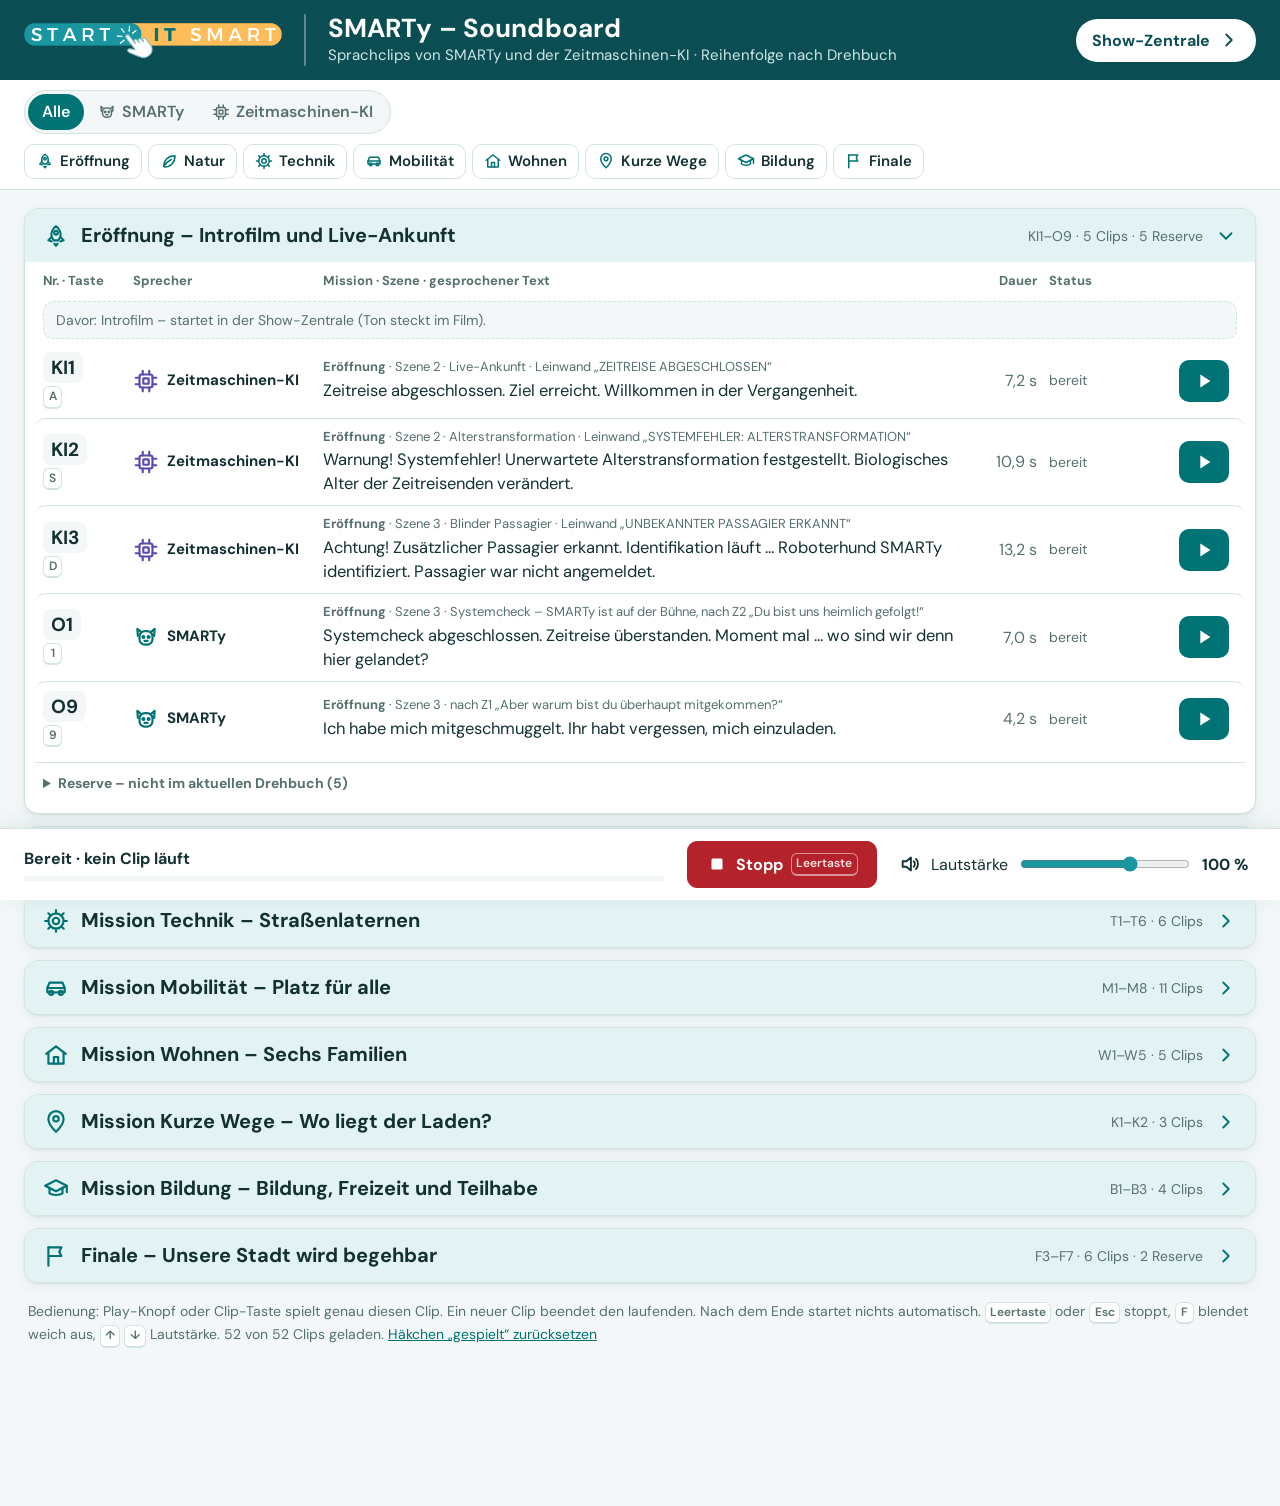
<file: index.html>
<!doctype html>
<html lang="de">
<head>
<meta charset="utf-8">
<meta name="viewport" content="width=device-width, initial-scale=1">
<title>SMARTy – Soundboard · START IT SMART</title>
<meta name="description" content="Regie-Soundboard für START IT SMART: einzelne Sprachclips von SMARTy und der Zeitmaschinen-KI nach Drehbuch.">
<meta name="theme-color" content="#0a4d52">
<link rel="icon" href="data:image/svg+xml,%3Csvg xmlns='http://www.w3.org/2000/svg' viewBox='0 0 64 64'%3E%3Crect width='64' height='64' rx='14' fill='%23017374'/%3E%3Cpath d='M24 18v28l22-14z' fill='%23ffbd59'/%3E%3C/svg%3E">
<link rel="stylesheet" href="dashboard.css">
</head>
<body>
<script src="symbole.js"></script>
<header class="kopf">
  <img class="logo" src="bilder/start-it-smart-logo.png" alt="START IT SMART" width="464" height="72">
  <span class="trenner" aria-hidden="true"></span>
  <div>
    <h1>SMARTy – Soundboard</h1>
    <p>Sprachclips von SMARTy und der Zeitmaschinen-KI · Reihenfolge nach Drehbuch</p>
  </div>
  <div class="rechts">
    <a class="kopf-link" href="show.html" target="smarty-show" title="Filme, Stadtkonfigurator, Simulationen, Minecraft, Calliope und Präsentation (eigener Tab)">Show-Zentrale <svg class="ico"><use href="#i-weiter"/></svg></a>
  </div>
</header>

<nav class="leiste" aria-label="Auswahl">
  <div class="sprecherwahl" role="group" aria-label="Sprecher">
    <button type="button" data-sprecher="alle" aria-pressed="true">Alle</button>
    <button type="button" data-sprecher="smarty" aria-pressed="false"><svg class="ico"><use href="#i-hund"/></svg>SMARTy</button>
    <button type="button" data-sprecher="ki" aria-pressed="false"><svg class="ico"><use href="#i-chip"/></svg>Zeitmaschinen-KI</button>
  </div>
  <div class="missionswahl" id="missionswahl" aria-label="Missionen"></div>
</nav>

<main class="liste" id="liste">
  <p class="hilfe">Clips werden geladen …</p>
</main>

<footer class="pult" aria-label="Wiedergabe">
  <div class="jetzt">
    <div class="jetzt-zeile" id="jetzt" role="status">Bereit · kein Clip läuft</div>
    <div class="balken" aria-hidden="true"><span id="balken"></span></div>
  </div>
  <button type="button" class="knopf stopp" id="stoppAlles" title="Laufenden Clip sofort stoppen"><svg class="ico"><use href="#i-stopp"/></svg>Stopp <kbd>Leertaste</kbd></button>
  <label class="laut"><svg class="ico" aria-hidden="true"><use href="#i-laut"/></svg><span>Lautstärke</span>
    <input type="range" id="lautstaerke" min="0" max="150" step="1" value="100">
    <output id="lautWert" for="lautstaerke">100 %</output>
  </label>
</footer>

<script src="regie.js"></script>
</body>
</html>
</file>
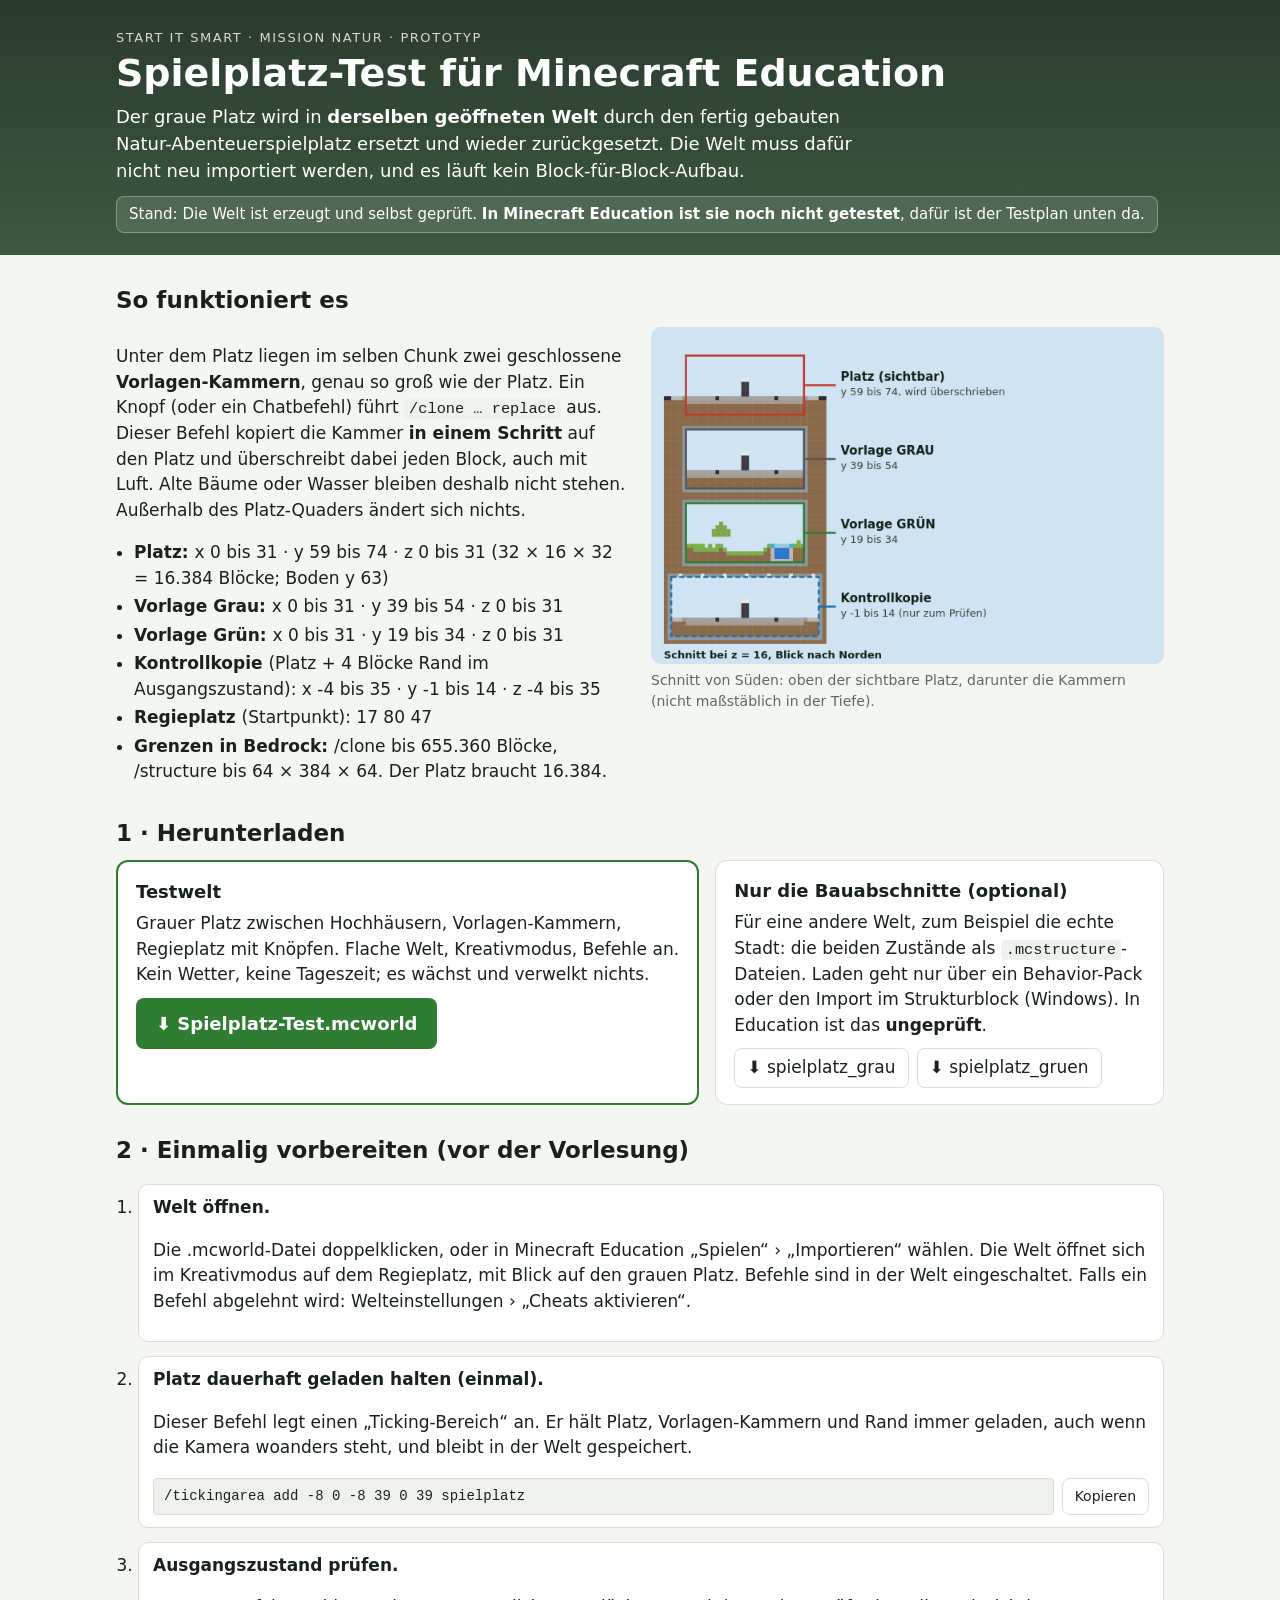
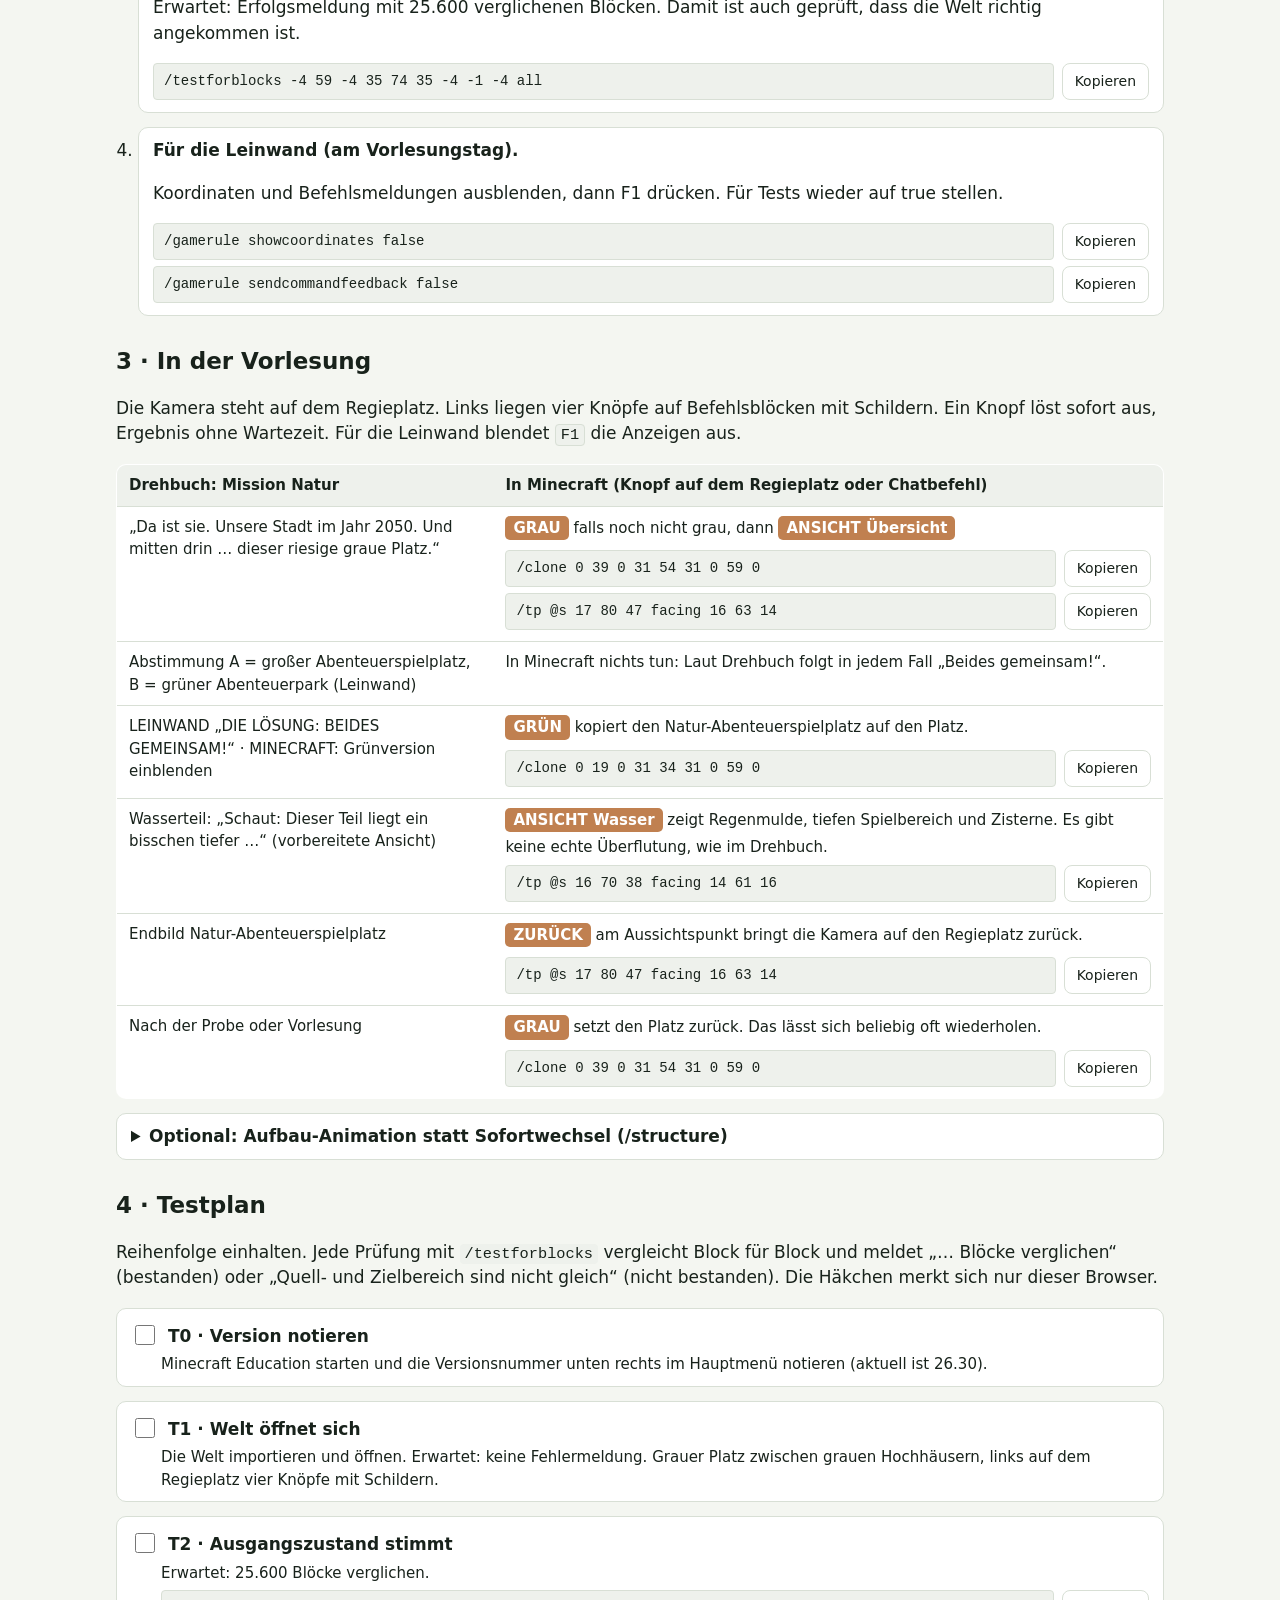
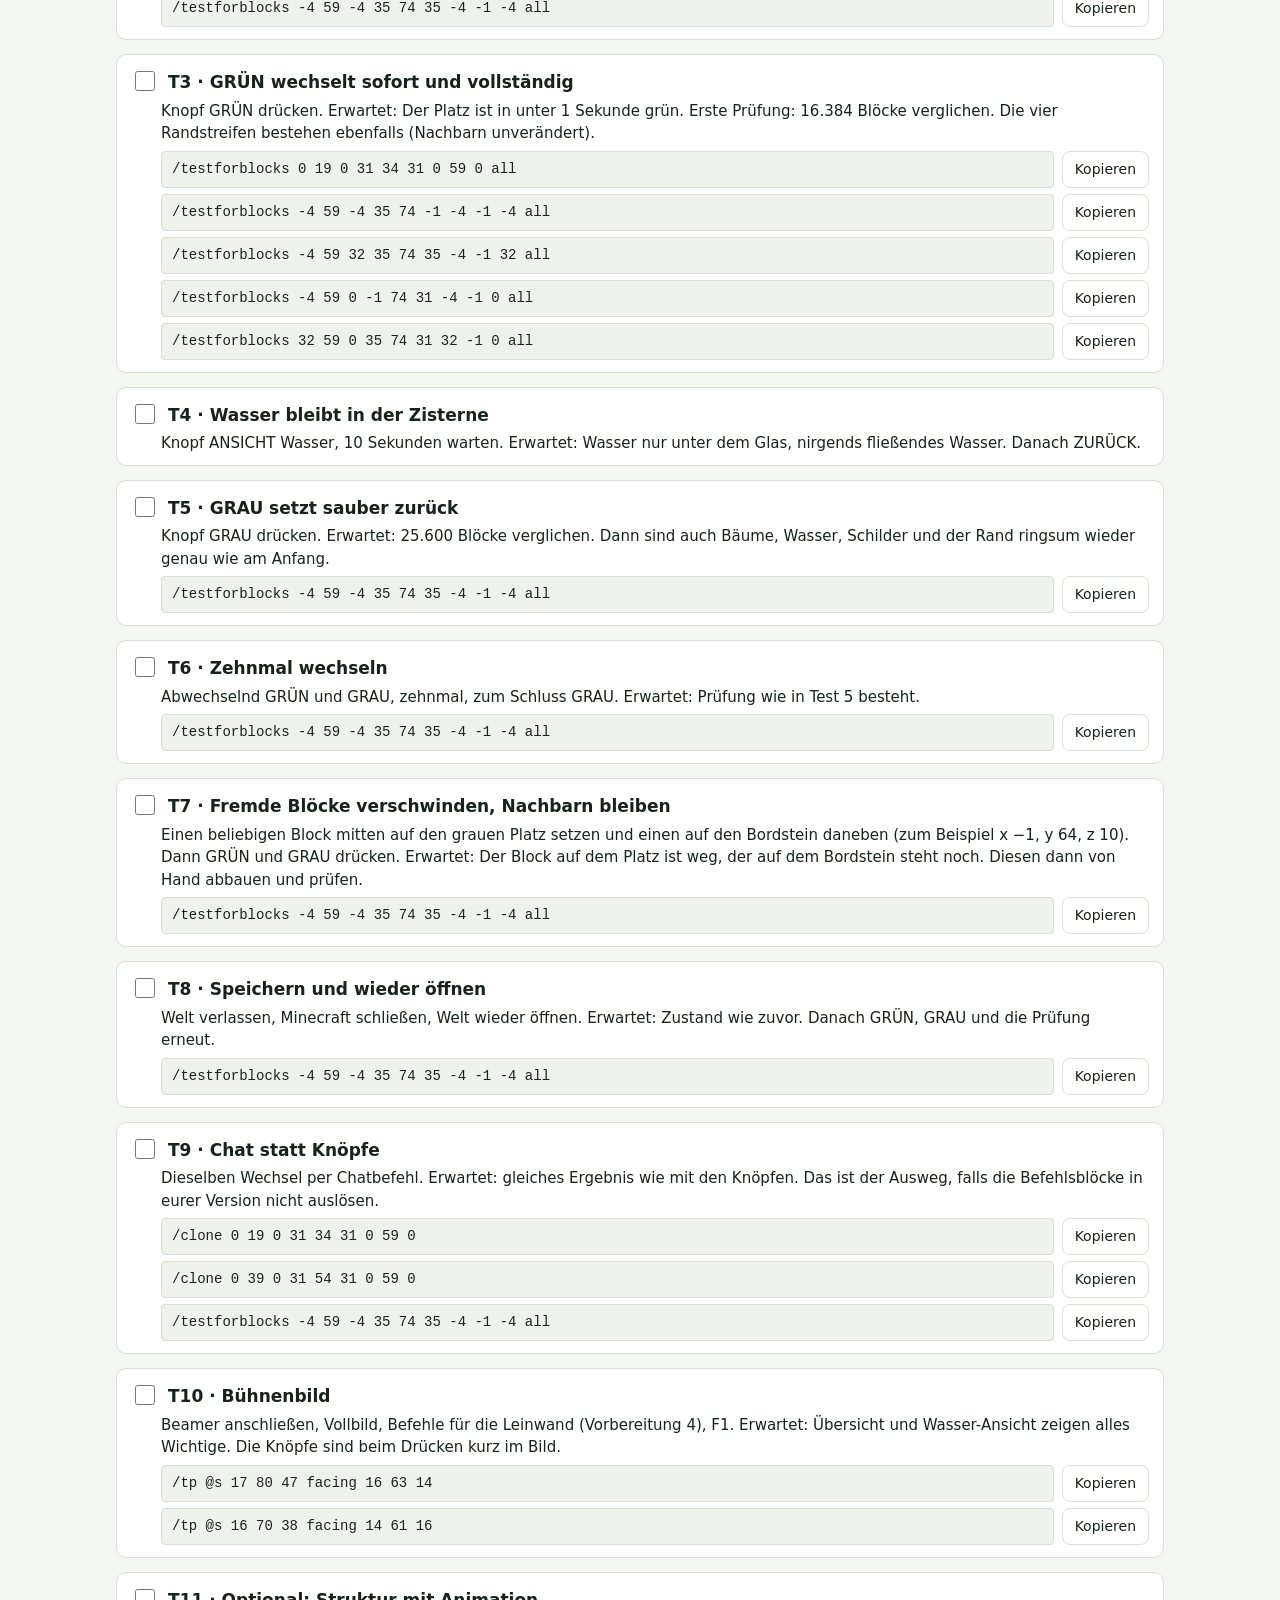
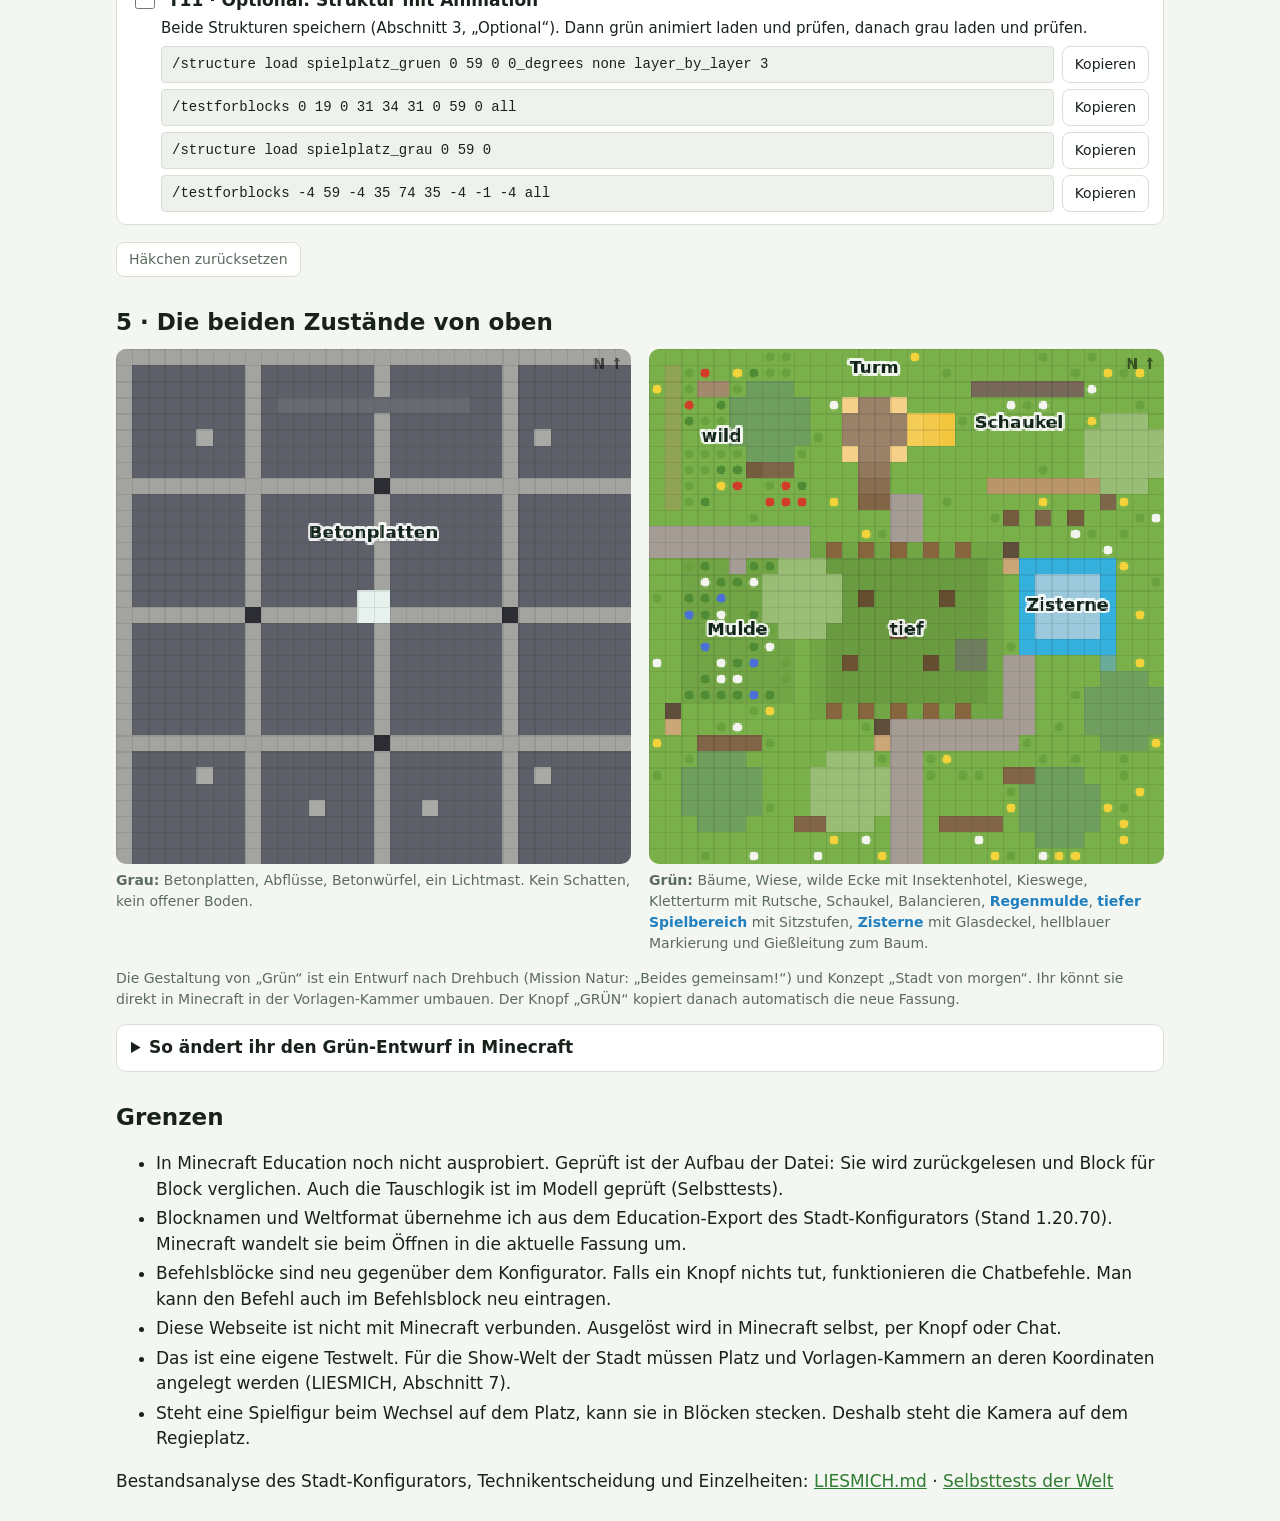
<file: minecraft/index.html>
<!doctype html>
<html lang="de">
<head>
<meta charset="utf-8">
<meta name="viewport" content="width=device-width, initial-scale=1">
<title>Spielplatz-Test · Minecraft Education</title>
<link rel="stylesheet" href="style.css">
</head>
<body>
<header class="kopf">
  <div class="wrap">
    <p class="kicker">START IT SMART · Mission Natur · Prototyp</p>
    <h1>Spielplatz-Test für Minecraft Education</h1>
    <p class="lead">Der graue Platz wird in <b>derselben geöffneten Welt</b> durch den fertig gebauten
      Natur-Abenteuerspielplatz ersetzt und wieder zurückgesetzt. Die Welt muss dafür nicht neu importiert werden, und es läuft kein Block-für-Block-Aufbau.</p>
    <p class="status" id="status">Stand: Die Welt ist erzeugt und selbst geprüft. <b>In Minecraft Education ist sie noch nicht getestet</b>, dafür ist der Testplan unten da.</p>
  </div>
</header>

<main class="wrap">
  <section>
    <h2>So funktioniert es</h2>
    <div class="zwei">
      <div>
        <p>Unter dem Platz liegen im selben Chunk zwei geschlossene <b>Vorlagen-Kammern</b>, genau so groß wie der Platz.
          Ein Knopf (oder ein Chatbefehl) führt <code>/clone … replace</code> aus. Dieser Befehl kopiert die Kammer <b>in einem Schritt</b> auf den Platz
          und überschreibt dabei jeden Block, auch mit Luft. Alte Bäume oder Wasser bleiben deshalb nicht stehen. Außerhalb des Platz-Quaders ändert sich nichts.</p>
        <ul class="eckdaten" id="eckdaten"></ul>
      </div>
      <figure class="schnitt"><canvas id="schnitt" width="640" height="420" aria-label="Schnitt durch Platz und Vorlagen-Kammern"></canvas>
        <figcaption>Schnitt von Süden: oben der sichtbare Platz, darunter die Kammern (nicht maßstäblich in der Tiefe).</figcaption></figure>
    </div>
  </section>

  <section>
    <h2>1 · Herunterladen</h2>
    <div class="karten">
      <div class="karte haupt">
        <h3>Testwelt</h3>
        <p>Grauer Platz zwischen Hochhäusern, Vorlagen-Kammern, Regieplatz mit Knöpfen. Flache Welt, Kreativmodus, Befehle an. Kein Wetter, keine Tageszeit; es wächst und verwelkt nichts.</p>
        <button type="button" class="gross" id="ladeWelt">⬇ Spielplatz-Test.mcworld</button>
        <p class="klein" id="weltInfo"></p>
      </div>
      <div class="karte">
        <h3>Nur die Bauabschnitte (optional)</h3>
        <p>Für eine andere Welt, zum Beispiel die echte Stadt: die beiden Zustände als <code>.mcstructure</code>-Dateien.
          Laden geht nur über ein Behavior-Pack oder den Import im Strukturblock (Windows). In Education ist das <b>ungeprüft</b>.</p>
        <div class="knoepfe"><button type="button" data-struktur="grau">⬇ spielplatz_grau</button><button type="button" data-struktur="gruen">⬇ spielplatz_gruen</button></div>
      </div>
    </div>
  </section>

  <section>
    <h2>2 · Einmalig vorbereiten (vor der Vorlesung)</h2>
    <ol class="schritte" id="vorbereiten"></ol>
  </section>

  <section>
    <h2>3 · In der Vorlesung</h2>
    <p>Die Kamera steht auf dem Regieplatz. Links liegen vier Knöpfe auf Befehlsblöcken mit Schildern.
      Ein Knopf löst sofort aus, Ergebnis ohne Wartezeit. Für die Leinwand blendet <kbd>F1</kbd> die Anzeigen aus.</p>
    <table class="ablauf" id="ablauf"></table>
    <details class="option" id="animation"></details>
  </section>

  <section>
    <h2>4 · Testplan</h2>
    <p>Reihenfolge einhalten. Jede Prüfung mit <code>/testforblocks</code> vergleicht Block für Block und meldet „… Blöcke verglichen“ (bestanden)
      oder „Quell- und Zielbereich sind nicht gleich“ (nicht bestanden). Die Häkchen merkt sich nur dieser Browser.</p>
    <ol class="test" id="testplan"></ol>
    <p><button type="button" class="leise" id="testReset">Häkchen zurücksetzen</button></p>
  </section>

  <section>
    <h2>5 · Die beiden Zustände von oben</h2>
    <div class="ansichten">
      <figure><canvas id="sichtGrau" width="384" height="384"></canvas><figcaption><b>Grau:</b> Betonplatten, Abflüsse, Betonwürfel, ein Lichtmast. Kein Schatten, kein offener Boden.</figcaption></figure>
      <figure><canvas id="sichtGruen" width="384" height="384"></canvas><figcaption><b>Grün:</b> Bäume, Wiese, wilde Ecke mit Insektenhotel, Kieswege, Kletterturm mit Rutsche, Schaukel, Balancieren,
        <span class="w">Regenmulde</span>, <span class="w">tiefer Spielbereich</span> mit Sitzstufen, <span class="w">Zisterne</span> mit Glasdeckel, hellblauer Markierung und Gießleitung zum Baum.</figcaption></figure>
    </div>
    <p class="klein">Die Gestaltung von „Grün“ ist ein Entwurf nach Drehbuch (Mission Natur: „Beides gemeinsam!“) und Konzept „Stadt von morgen“.
      Ihr könnt sie direkt in Minecraft in der Vorlagen-Kammer umbauen. Der Knopf „GRÜN“ kopiert danach automatisch die neue Fassung.</p>
    <details class="option" id="aendern"></details>
  </section>

  <section>
    <h2>Grenzen</h2>
    <ul id="grenzen"></ul>
    <p>Bestandsanalyse des Stadt-Konfigurators, Technikentscheidung und Einzelheiten:
      <a href="https://github.com/demo-testing123/smarty-soundboard/blob/main/minecraft/LIESMICH.md" target="_blank" rel="noopener">LIESMICH.md</a> ·
      <a href="test.html">Selbsttests der Welt</a></p>
  </section>
</main>
<script type="module" src="main.js"></script>
</body>
</html>
</file>
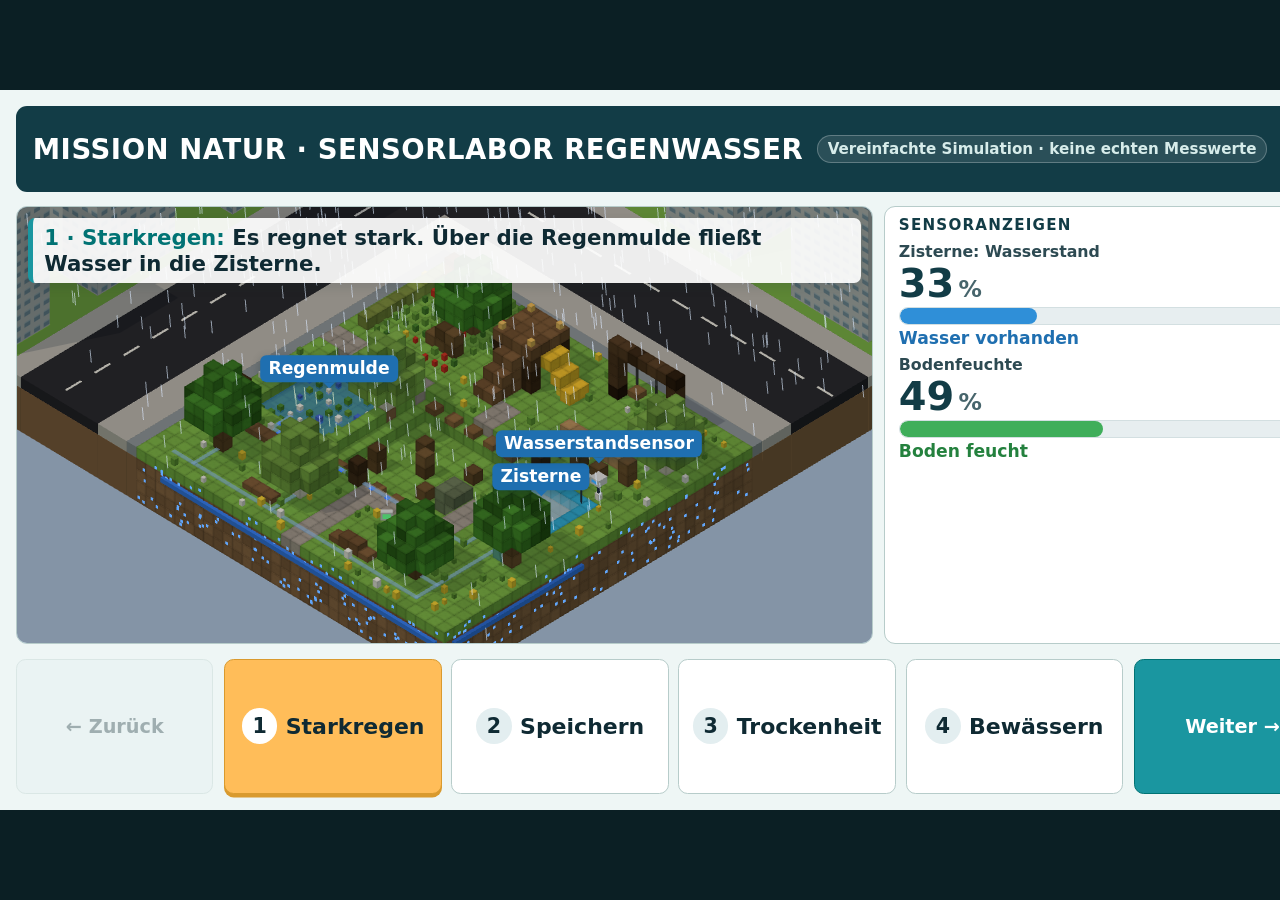
<file: natur/index.html>
<!doctype html>
<html lang="de">
<head>
<meta charset="utf-8">
<meta name="viewport" content="width=device-width, initial-scale=1">
<title>Sensorlabor Regenwasser</title>
<meta name="description" content="3D-Simulation „Sensorlabor Regenwasser“ für START IT SMART – Mission Natur: Starkregen, Wasser speichern, Trockenheit, Bewässern mit einer einfachen Regel.">
<meta name="theme-color" content="#123c46">
<link rel="icon" href="data:image/svg+xml,%3Csvg xmlns='http://www.w3.org/2000/svg' viewBox='0 0 64 64'%3E%3Crect x='6' y='40' width='52' height='16' fill='%2379b04a'/%3E%3Crect x='36' y='14' width='16' height='30' rx='3' fill='%232f8fd8'/%3E%3Cpath d='M20 10c6 9 9 14 9 19a9 9 0 0 1-18 0c0-5 3-10 9-19z' fill='%232f8fd8'/%3E%3C/svg%3E">
<link rel="stylesheet" href="style.css">
</head>
<body>
<div id="app">
  <main id="buehne">
    <header class="kopf">
      <h1 id="titel">Mission Natur · Sensorlabor Regenwasser</h1>
      <span id="kennzeichnung" class="kennzeichnung"></span>
      <button type="button" id="vollbild" class="vollbild" title="Vollbild (F)" aria-label="Vollbild">⛶</button>
    </header>

    <section class="mitte">
      <div class="szene">
        <div id="welt" aria-label="3D-Modell des Spielplatzes"></div>
        <div id="lbl1" class="label" hidden></div>
        <div id="lbl2" class="label" hidden></div>
        <div id="lbl3" class="label" hidden></div>
        <p id="schrittText" class="schritt-text" aria-live="polite"></p>
      </div>

      <aside class="sensoren" aria-label="Sensoranzeigen">
        <h2>Sensoranzeigen</h2>
        <div class="anzeige" id="anzeigeWasser">
          <div class="a-titel" id="titelWasser"></div>
          <div class="a-wert"><b id="wertWasser">0</b><span>%</span></div>
          <div class="balken"><i id="balkenWasser"></i></div>
          <div class="a-status" id="statusWasser"></div>
        </div>
        <div class="anzeige" id="anzeigeFeuchte">
          <div class="a-titel" id="titelFeuchte"></div>
          <div class="a-wert"><b id="wertFeuchte">0</b><span>%</span></div>
          <div class="balken"><i id="balkenFeuchte"></i></div>
          <div class="a-status" id="statusFeuchte"></div>
        </div>
        <div id="regel" class="regel" hidden>
          <h3 id="regelTitel"></h3>
          <div class="bed" id="bed1"><i></i><span></span></div>
          <div class="und">UND</div>
          <div class="bed" id="bed2"><i></i><span></span></div>
          <div class="ergebnis" id="ergebnis"></div>
        </div>
      </aside>
    </section>

    <nav class="schritte" aria-label="Schritte">
      <button type="button" id="zurueck" class="pfeil" title="Zurück (←)">← Zurück</button>
      <div id="kacheln" class="kacheln"></div>
      <button type="button" id="weiter" class="pfeil weiter" title="Weiter (→)">Weiter →</button>
    </nav>

    <div id="laden" class="laden">Lade 3D-Modell …</div>
    <div id="fehler" class="fehler" hidden></div>
  </main>
</div>
<script>
  setTimeout(function () {
    if (window.__naturOk) return;
    var l = document.getElementById('laden'); if (l) l.hidden = true;
    var f = document.getElementById('fehler');
    if (f && f.hidden) { f.textContent = 'Die Anwendung konnte nicht geladen werden. Bitte über GitHub Pages oder einen lokalen Webserver öffnen (nicht per Doppelklick auf die Datei).'; f.hidden = false; }
  }, 8000);
</script>
<script type="module" src="main.js"></script>
</body>
</html>
</file>
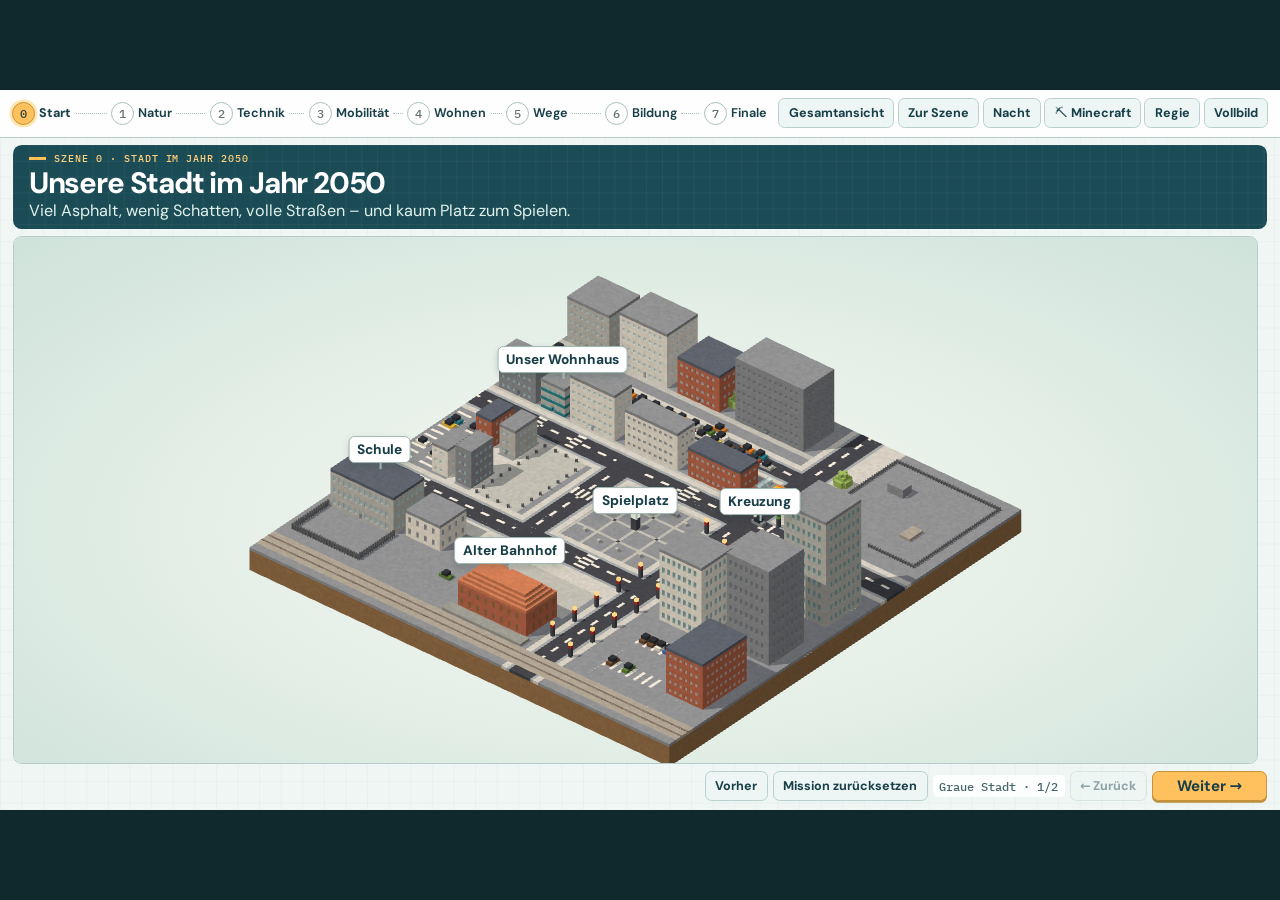
<file: stadt/index.html>
<!doctype html>
<html lang="de">
<head>
<meta charset="utf-8">
<meta name="viewport" content="width=device-width, initial-scale=1">
<title>Stadt-Konfigurator · START IT SMART</title>
<meta name="description" content="Regie- und Stadtplanungsanwendung für START IT SMART – Mission Zukunft: graue Stadt 2050, alle Missionen, 3D-Vorschau und Minecraft-Bauaufträge.">
<meta name="theme-color" content="#153e41">
<link rel="icon" href="data:image/svg+xml,%3Csvg xmlns='http://www.w3.org/2000/svg' viewBox='0 0 64 64'%3E%3Crect x='4' y='44' width='56' height='14' fill='%238e9198'/%3E%3Crect x='10' y='16' width='14' height='30' fill='%23bcbcb7'/%3E%3Crect x='28' y='6' width='14' height='40' fill='%23ece8df'/%3E%3Crect x='46' y='26' width='10' height='20' fill='%2394b964'/%3E%3C/svg%3E">
<link rel="stylesheet" href="style.css">
</head>
<body>
<div id="app">
  <main id="buehne" aria-label="Stadt-Konfigurator">
    <nav id="leiste" class="leiste" aria-label="Missionen">
      <ol id="missionen" class="missionen"></ol>
      <div class="werkzeuge">
        <button type="button" data-aktion="gesamt" title="Gesamtansicht (G)">Gesamtansicht</button>
        <button type="button" data-aktion="szene" title="Zur Szene (S)">Zur Szene</button>
        <button type="button" data-aktion="nacht" title="Tag / Nacht (N)" aria-pressed="false">Nacht</button>
        <button type="button" data-aktion="minecraft" title="Minecraft: Welt und Bauaufträge (M)">⛏ Minecraft</button>
        <button type="button" data-aktion="regie" title="Regie und Infos (I)" aria-pressed="false">Regie</button>
        <button type="button" data-aktion="vollbild" title="Vollbild (F)">Vollbild</button>
      </div>
    </nav>

    <!-- Kopfzone: kurzer Titel (Leitfrage) und eine Unterzeile – liegt NICHT über der Stadt -->
    <header id="hero" class="hero">
      <div class="kopftext">
        <div id="kicker" class="kicker"></div>
        <h1 id="titel"></h1>
        <p id="intro" class="intro"></p>
      </div>
      <div id="marken" class="marken"></div>
    </header>

    <!-- 3D-Bühne (frei) und Seitenleiste daneben -->
    <div id="mitte" class="mitte">
      <section id="szene" class="szene">
        <div id="welt" class="welt" aria-label="3D-Modell der Stadt"></div>
        <div id="tafeln" class="tafeln" aria-hidden="true"></div>
        <div id="labor" class="labor" hidden></div>
        <div id="meldung" class="meldung" role="status" aria-live="polite"></div>
      </section>
      <aside id="seite" class="seite" hidden></aside>
    </div>

    <section id="panel" class="panel" hidden></section>

    <footer class="fuss">
      <p id="fussnote" class="fussnote"></p>
      <div id="navi" class="navi">
        <button type="button" data-aktion="seite" title="Seitenleiste ein/aus" aria-pressed="true" hidden>Infos</button>
        <button type="button" data-aktion="vorher" title="Vorher / Nachher (V)" aria-pressed="false">Vorher</button>
        <button type="button" data-aktion="reset" title="Nur diese Mission zurücksetzen – andere Beschlüsse bleiben">Mission zurücksetzen</button>
        <span id="schrittInfo" class="schritt-info"></span>
        <button type="button" data-aktion="zurueck" title="Zurück (←)">← Zurück</button>
        <button type="button" data-aktion="weiter" class="haupt" title="Weiter (→)">Weiter →</button>
      </div>
    </footer>

    <aside id="regie" class="regie" hidden aria-label="Regie"></aside>
    <div id="laden" class="laden"><div><b>Stadt wird gebaut …</b><span>Das dauert einen Moment.</span></div></div>
    <div id="fehler" class="fehler" hidden></div>
  </main>
</div>

<dialog id="bauauftrag" class="dialog" aria-labelledby="bauTitel">
  <div class="dialogkopf"><div><div class="kicker">Minecraft Education</div><h2 id="bauTitel">Bauaufträge (manuelle Variante)</h2></div><button type="button" class="schliessen" aria-label="Schließen">×</button></div>
  <p class="dialoghinweis"><b>Für die Show:</b> Im Finale „Minecraft-Welt erstellen“ – die Datei enthält die Stadt mit allen übernommenen Beschlüssen, Start draußen am Platz. Die Bauaufträge unten sind nur für Änderungen <b>von Hand</b> in einer schon geöffneten Welt (Knopf im Regieraum oder Befehl im Chat).</p>
  <div id="bauInhalt"></div>
  <div class="dialogleiste">
    <button type="button" id="mcworldLaden" class="haupt">⬇ Minecraft-Welt mit den Beschlüssen (.mcworld)</button>
    <button type="button" id="textLaden">⬇ Alle Bauaufträge (.txt)</button>
    <span id="bauStatus" class="status" role="status"></span>
  </div>
</dialog>

<dialog id="neu" class="dialog klein" aria-labelledby="neuTitel">
  <div class="dialogkopf"><h2 id="neuTitel">Neu beginnen?</h2><button type="button" class="schliessen" aria-label="Schließen">×</button></div>
  <p>Alle Beschlüsse, Vorschauen, Mehrheiten und die Kamera werden zurückgesetzt. Die Stadt ist danach wieder grau – für eine neue Vorlesung. Eine schon erstellte Minecraft-Datei bleibt, wie sie ist; für die nächste Gruppe eine neue Welt erstellen.</p>
  <div class="dialogleiste"><button type="button" class="schliessen">Abbrechen</button><button type="button" id="neuJa" class="haupt">Neu beginnen</button></div>
</dialog>

<script type="module" src="main.js"></script>
<script>
  // Offline: gemeinsamer Service Worker des Soundboards (wenn über http(s) geöffnet)
  if ('serviceWorker' in navigator && location.protocol.startsWith('http')) navigator.serviceWorker.register('../sw.js', { scope: '../' }).catch(() => {});
</script>
</body>
</html>
</file>
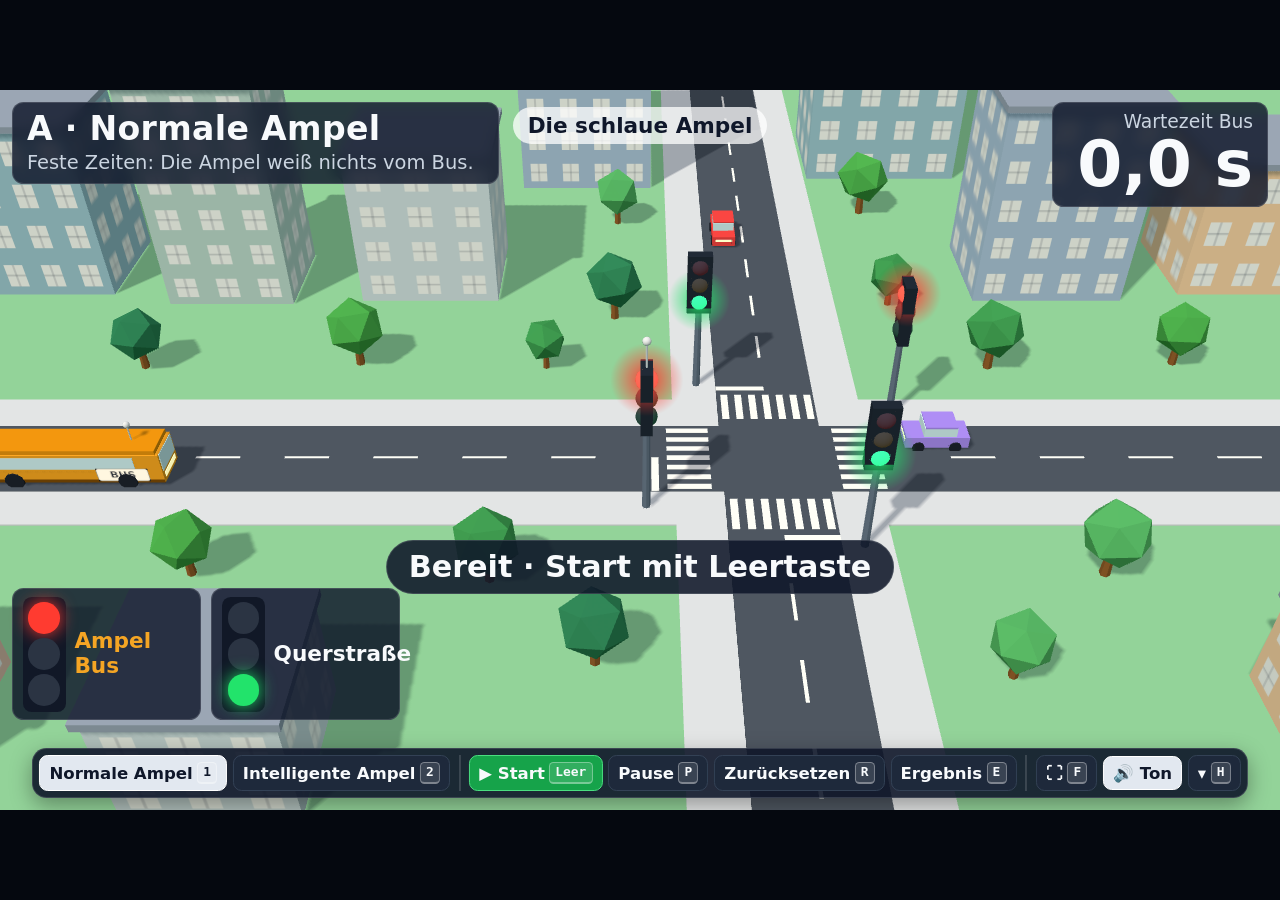
<file: verkehr/index.html>
<!doctype html>
<html lang="de">
<head>
<meta charset="utf-8">
<meta name="viewport" content="width=device-width, initial-scale=1">
<title>Die schlaue Ampel · Verkehrssimulation</title>
<meta name="description" content="Verkehrssimulation für START IT SMART: normale Ampel und intelligente Ampel mit Busfunk im Vergleich – gemessene Wartezeit des Busses.">
<meta name="theme-color" content="#0b1220">
<link rel="icon" href="data:image/svg+xml,%3Csvg xmlns='http://www.w3.org/2000/svg' viewBox='0 0 64 64'%3E%3Crect x='20' y='4' width='24' height='56' rx='8' fill='%231f2937'/%3E%3Ccircle cx='32' cy='17' r='7' fill='%23ff3b30'/%3E%3Ccircle cx='32' cy='32' r='7' fill='%23ffcc00'/%3E%3Ccircle cx='32' cy='47' r='7' fill='%2322e36b'/%3E%3C/svg%3E">
<link rel="stylesheet" href="style.css">
</head>
<body>
<div id="app">
  <main id="buehne" data-modus="normal">
    <div id="welt" aria-label="Kreuzung mit Bus, Autos und Ampeln"></div>
    <div id="lblBus" class="label" hidden></div>
    <div id="lblAmpel" class="label funk" hidden></div>

    <header class="hud-top">
      <div class="modus-box">
        <div id="modus" class="modus">A · Normale Ampel</div>
        <div id="modusInfo" class="modus-info"></div>
      </div>
      <div id="titel" class="titel">Die schlaue Ampel</div>
      <div id="uhr" class="uhr" role="timer" aria-live="off">
        <span id="stLabel" class="uhr-label">Wartezeit Bus</span>
        <span id="uhrZeit" class="uhr-zeit">0,0 s</span>
      </div>
    </header>

    <aside class="signale" aria-label="Ampelanzeige">
      <div id="sigBus" class="sig"><div class="sig-kopf"><i class="l-rot"></i><i class="l-gelb"></i><i class="l-gruen"></i></div><span class="sig-name">Ampel Bus</span></div>
      <div id="sigQuer" class="sig"><div class="sig-kopf"><i class="l-rot"></i><i class="l-gelb"></i><i class="l-gruen"></i></div><span class="sig-name">Querstraße</span></div>
    </aside>

    <section id="kette" class="kette" hidden aria-live="polite">
      <div class="glieder">
        <span class="glied"><em>1</em><b>Information</b></span><span class="pfeil">→</span>
        <span class="glied"><em>2</em><b>Entscheidung</b></span><span class="pfeil">→</span>
        <span class="glied"><em>3</em><b>Wirkung</b></span>
      </div>
      <div id="ketteText" class="kette-text"></div>
    </section>

    <div id="banner" class="banner" hidden></div>
    <div id="hinweis" class="hinweis" hidden></div>

    <section id="ergebnis" class="ergebnis" hidden aria-live="polite">
      <h2 id="erTitel">Ergebnis</h2>
      <div class="er-zeilen">
        <div class="er-zeile normal"><span id="erNName">Normale Ampel</span><b id="erN">–</b></div>
        <div class="er-zeile schlau"><span id="erSName">Intelligente Ampel</span><b id="erS">–</b></div>
      </div>
      <p id="erSpart" class="er-spart"></p>
      <p id="erHinweis" class="er-hinweis"></p>
    </section>

    <div id="laden" class="laden">Lade Simulation …</div>
    <div id="fehler" class="fehler" hidden></div>

    <nav id="regie" class="regie" aria-label="Regie">
      <button type="button" data-aktion="normal" id="btnNormal" aria-pressed="true">Normale Ampel <kbd>1</kbd></button>
      <button type="button" data-aktion="schlau" id="btnSchlau" aria-pressed="false">Intelligente Ampel <kbd>2</kbd></button>
      <span class="trenner"></span>
      <button type="button" data-aktion="start" id="btnStart" class="haupt">▶ Start <kbd>Leer</kbd></button>
      <button type="button" data-aktion="pause" id="btnPause" aria-pressed="false">Pause <kbd>P</kbd></button>
      <button type="button" data-aktion="zuruecksetzen">Zurücksetzen <kbd>R</kbd></button>
      <button type="button" data-aktion="ergebnis" id="btnErgebnis" aria-pressed="false">Ergebnis <kbd>E</kbd></button>
      <span class="trenner"></span>
      <button type="button" data-aktion="vollbild" title="Vollbild (F)">⛶ <kbd>F</kbd></button>
      <button type="button" data-aktion="ton" id="btnTon" aria-pressed="true" title="Ton an/aus (M)">🔊 Ton</button>
      <button type="button" data-aktion="leiste" title="Bedienleiste ausblenden (H) – Tasten funktionieren weiter">▾ <kbd>H</kbd></button>
    </nav>
  </main>
</div>

<noscript><p class="fehler">Für die Simulation muss JavaScript eingeschaltet sein.</p></noscript>
<script>
  // Ladefehler verständlich anzeigen (z. B. per Doppelklick als Datei geöffnet oder Datei fehlt)
  setTimeout(function () {
    if (window.__verkehrOk) return;
    var l = document.getElementById('laden'); if (l) l.hidden = true;
    var f = document.getElementById('fehler');
    if (f && f.hidden) { f.textContent = 'Die Simulation konnte nicht geladen werden. Bitte über GitHub Pages oder einen lokalen Webserver öffnen (nicht per Doppelklick auf die Datei).'; f.hidden = false; }
  }, 8000);
</script>
<script type="module" src="main.js"></script>
</body>
</html>
</file>
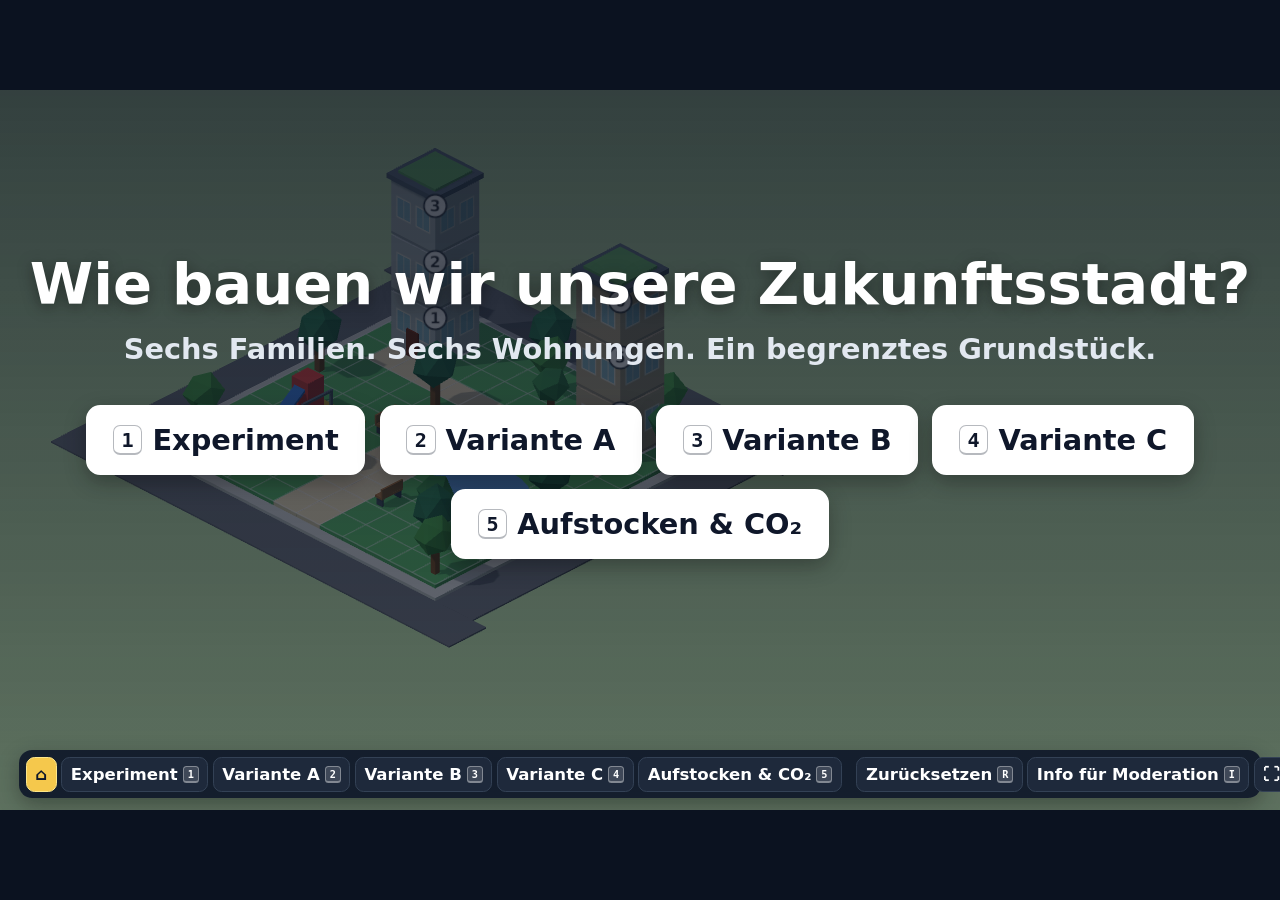
<file: wohnen/index.html>
<!doctype html>
<html lang="de">
<head>
<meta charset="utf-8">
<meta name="viewport" content="width=device-width, initial-scale=1">
<title>Wie bauen wir unsere Zukunftsstadt?</title>
<meta name="description" content="3D-Simulation „Wohnen, Bauen und CO₂“ für START IT SMART: Experiment mit sechs Wohnmodulen, drei Wohnvarianten und Aufstocken im Bestand.">
<meta name="theme-color" content="#0b1220">
<link rel="icon" href="data:image/svg+xml,%3Csvg xmlns='http://www.w3.org/2000/svg' viewBox='0 0 64 64'%3E%3Cpath d='M8 30 32 10l24 20v26H8z' fill='%23f4a261'/%3E%3Crect x='26' y='38' width='12' height='18' fill='%237c2d12'/%3E%3Crect x='14' y='34' width='8' height='8' fill='%239fd3ef'/%3E%3Crect x='42' y='34' width='8' height='8' fill='%239fd3ef'/%3E%3C/svg%3E">
<link rel="stylesheet" href="style.css">
</head>
<body data-modus="start">
<div id="app">
  <main id="buehne">
    <div id="welt" aria-label="3D-Modell"></div>
    <div id="lbl1" class="label" hidden></div>
    <div id="lbl2" class="label holz" hidden></div>
    <div id="lbl3" class="label gruen" hidden></div>

    <header id="kopf" class="kopf" hidden>
      <h1 id="titel"></h1>
    </header>
    <p id="frage" class="frage" hidden></p>

    <aside id="panel" class="panel" hidden aria-live="polite"></aside>
    <p id="fussnote" class="fussnote" hidden></p>

    <section id="vermutung" class="vermutung" hidden>
      <span class="vm-icon">?</span>
      <p id="vermutungText"></p>
    </section>

    <section id="startbild" class="startbild">
      <h1 id="startTitel">Wie bauen wir unsere Zukunftsstadt?</h1>
      <p id="startUntertitel">Sechs Familien. Sechs Wohnungen. Ein begrenztes Grundstück.</p>
      <div class="start-knoepfe">
        <button type="button" data-aktion="experiment"><kbd>1</kbd>Experiment</button>
        <button type="button" data-aktion="A"><kbd>2</kbd>Variante A</button>
        <button type="button" data-aktion="B"><kbd>3</kbd>Variante B</button>
        <button type="button" data-aktion="C"><kbd>4</kbd>Variante C</button>
        <button type="button" data-aktion="aufstocken"><kbd>5</kbd>Aufstocken &amp; CO₂</button>
      </div>
    </section>

    <aside id="info" class="info" hidden>
      <h2>Info für Moderation</h2>
      <ul id="infoListe"></ul>
      <p class="info-tasten">Tasten: <kbd>1</kbd>–<kbd>5</kbd> Modi · <kbd>←</kbd> <kbd>→</kbd> oder <kbd>Leertaste</kbd> nächster Schritt · <kbd>R</kbd> Zurücksetzen · <kbd>F</kbd> Vollbild · <kbd>0</kbd> Start · <kbd>I</kbd> schließen</p>
    </aside>

    <div class="leisten">
      <nav id="sub" class="sub-leiste" hidden aria-label="Schritte"></nav>
      <nav id="haupt" class="haupt-leiste" aria-label="Modi">
        <button type="button" data-aktion="start" data-modus="start" title="Startbildschirm (0)">⌂</button>
        <button type="button" data-aktion="experiment" data-modus="experiment">Experiment <kbd>1</kbd></button>
        <button type="button" data-aktion="A" data-modus="A">Variante A <kbd>2</kbd></button>
        <button type="button" data-aktion="B" data-modus="B">Variante B <kbd>3</kbd></button>
        <button type="button" data-aktion="C" data-modus="C">Variante C <kbd>4</kbd></button>
        <button type="button" data-aktion="aufstocken" data-modus="aufstocken">Aufstocken &amp; CO₂ <kbd>5</kbd></button>
        <span class="trenner"></span>
        <button type="button" data-aktion="reset">Zurücksetzen <kbd>R</kbd></button>
        <button type="button" data-aktion="info" id="btnInfo" aria-pressed="false">Info für Moderation <kbd>I</kbd></button>
        <button type="button" data-aktion="vollbild" title="Vollbild (F)">⛶</button>
      </nav>
    </div>

    <div id="laden" class="laden">Lade 3D-Modell …</div>
    <div id="fehler" class="fehler" hidden></div>
  </main>
</div>
<script>
  setTimeout(function () {
    if (window.__wohnenOk) return;
    var l = document.getElementById('laden'); if (l) l.hidden = true;
    var f = document.getElementById('fehler');
    if (f && f.hidden) { f.textContent = 'Die Anwendung konnte nicht geladen werden. Bitte über GitHub Pages oder einen lokalen Webserver öffnen (nicht per Doppelklick auf die Datei).'; f.hidden = false; }
  }, 8000);
</script>
<script type="module" src="main.js"></script>
</body>
</html>
</file>
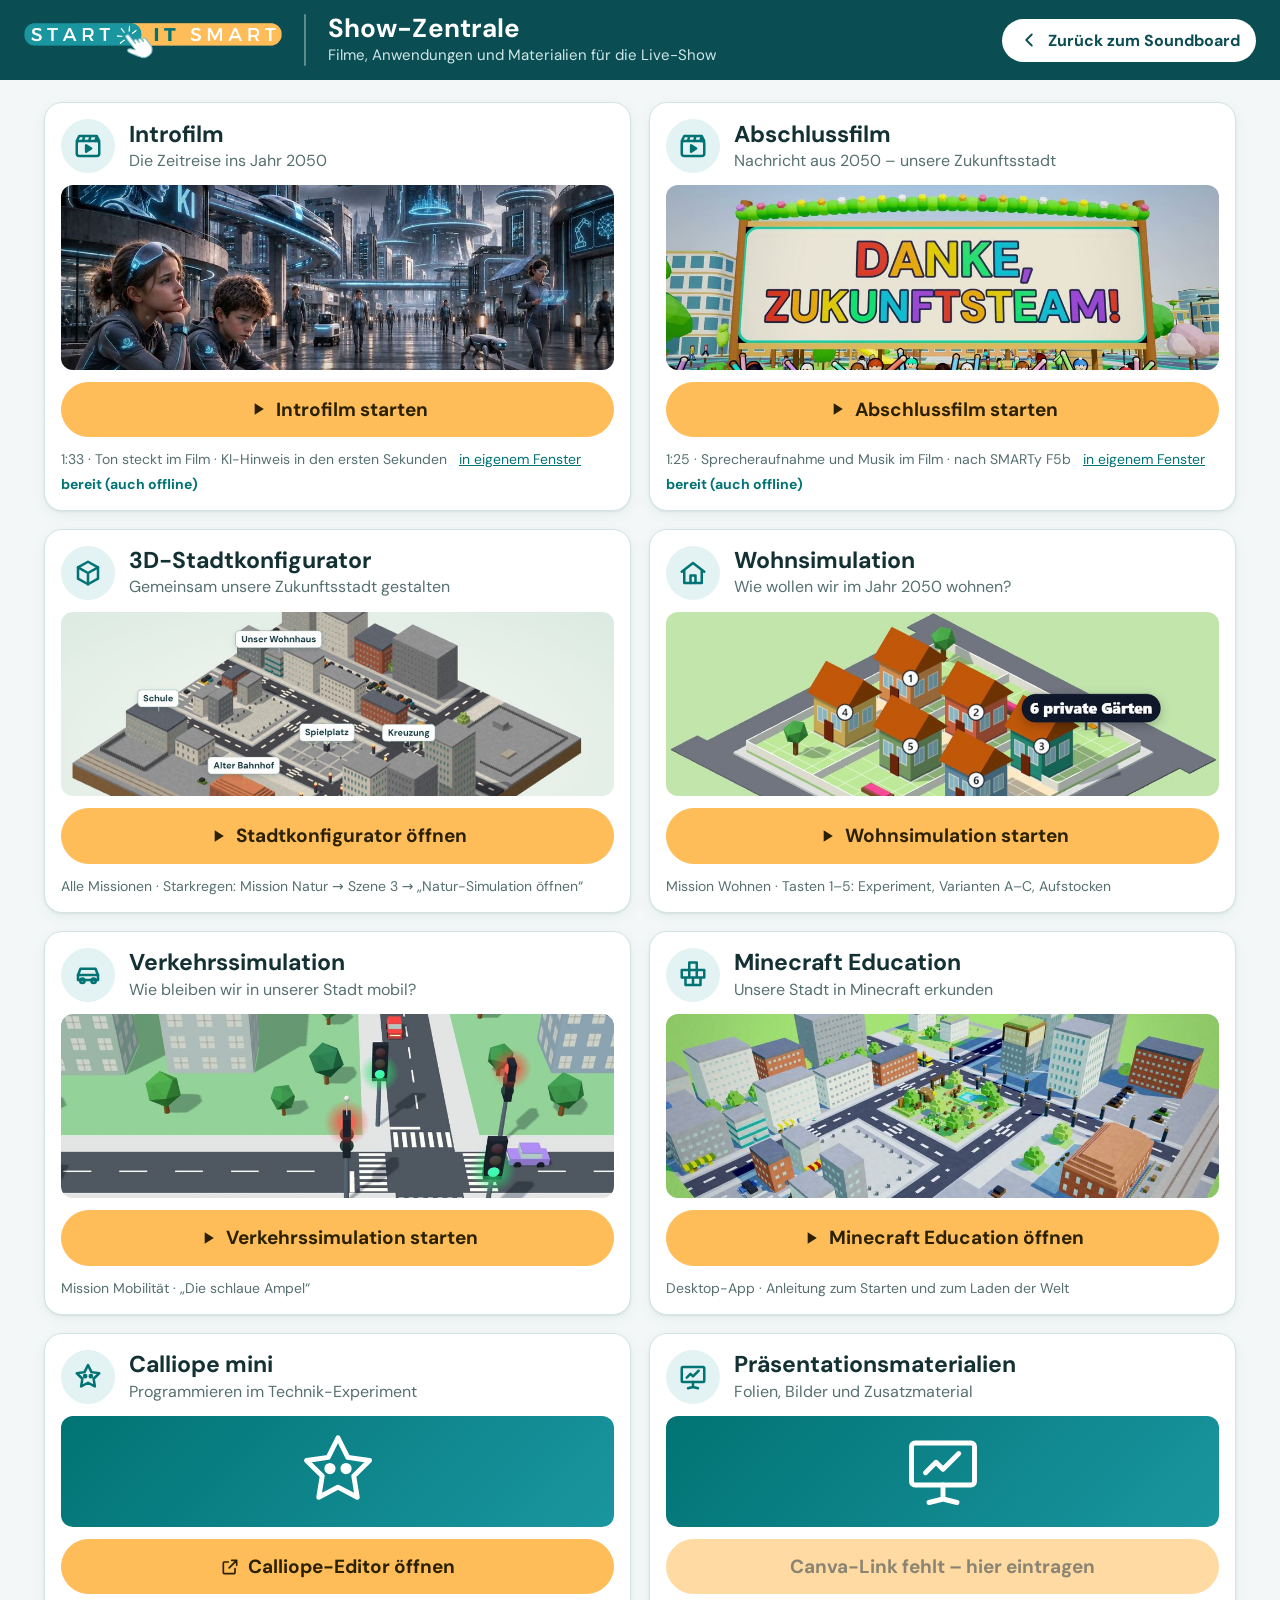
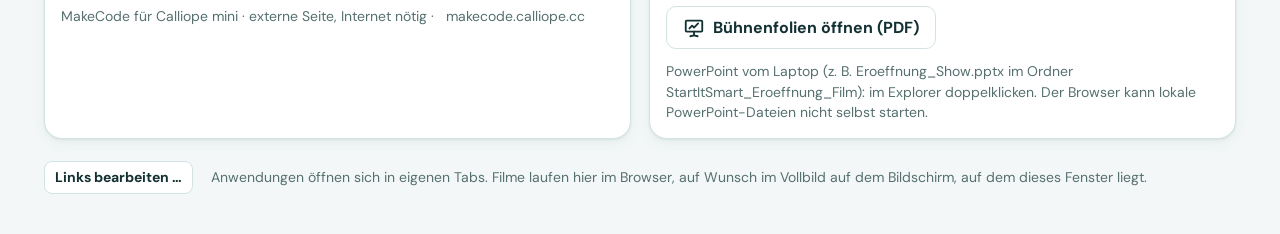
<file: show.html>
<!doctype html>
<html lang="de">
<head>
<meta charset="utf-8">
<meta name="viewport" content="width=device-width, initial-scale=1">
<title>Show-Zentrale · START IT SMART</title>
<meta name="description" content="Show-Zentrale für START IT SMART: Introfilm, Abschlussfilm, Stadtkonfigurator, Simulationen, Minecraft Education, Calliope und Präsentation.">
<meta name="theme-color" content="#0a4d52">
<link rel="icon" href="data:image/svg+xml,%3Csvg xmlns='http://www.w3.org/2000/svg' viewBox='0 0 64 64'%3E%3Crect width='64' height='64' rx='14' fill='%23ffbd59'/%3E%3Crect x='14' y='14' width='16' height='16' rx='3' fill='%23017374'/%3E%3Crect x='34' y='14' width='16' height='16' rx='3' fill='%23017374'/%3E%3Crect x='14' y='34' width='16' height='16' rx='3' fill='%23017374'/%3E%3Crect x='34' y='34' width='16' height='16' rx='3' fill='%23017374'/%3E%3C/svg%3E">
<link rel="stylesheet" href="dashboard.css">
</head>
<body>
<script src="symbole.js"></script>
<div id="seite">
  <header class="kopf">
    <img class="logo" src="bilder/start-it-smart-logo.png" alt="START IT SMART" width="464" height="72">
    <span class="trenner" aria-hidden="true"></span>
    <div>
      <h1 id="titel">Show-Zentrale</h1>
      <p id="untertitel">Filme, Anwendungen und Materialien für die Live-Show</p>
    </div>
    <div class="rechts">
      <a class="kopf-link" href="index.html" target="smarty-soundboard" title="Zurück zum Regie-Soundboard (eigener Tab)"><svg class="ico"><use href="#i-zurueck"/></svg> Zurück zum Soundboard</a>
    </div>
  </header>
  <main class="zentrale">
    <div class="kacheln" id="kacheln"><p>Kacheln werden geladen …</p></div>
    <div class="fuss">
      <button type="button" class="knopf klein" id="linksAuf">Links bearbeiten …</button>
      <span>Anwendungen öffnen sich in eigenen Tabs. Filme laufen hier im Browser, auf Wunsch im Vollbild auf dem Bildschirm, auf dem dieses Fenster liegt.</span>
    </div>
  </main>
</div>

<!-- Filmwiedergabe -->
<div id="kino" hidden>
  <video id="kinoVideo" playsinline preload="auto"></video>
  <button type="button" id="kinoKlick" hidden>▶ Zum Abspielen klicken</button>
  <div class="kino-leiste" id="kinoLeiste">
    <span class="titel" id="kinoTitel"></span>
    <span class="zeit" id="kinoZeit"></span>
    <button type="button" id="kinoPause">Pause</button>
    <button type="button" id="kinoVoll">Vollbild</button>
    <button type="button" id="kinoZu">✕ Schließen</button>
  </div>
</div>

<!-- Abschlussfolie mit QR-Codes -->
<div id="folie" hidden title="Klicken oder Esc: schließen">
  <div class="folie-inhalt">
    <h1 id="folieTitel">Danke, Zukunftsteam!</h1>
    <p class="unter" id="folieUnter"></p>
    <div class="qr-reihe" id="qrReihe"></div>
  </div>
</div>

<dialog id="mcDlg" aria-labelledby="mcTitel">
  <div class="dlg-kopf"><svg class="ico"><use href="#i-bloecke"/></svg><h2 id="mcTitel">Minecraft Education</h2><button type="button" class="zu" data-zu aria-label="Schließen">×</button></div>
  <div class="dlg-inhalt">
    <ol>
      <li><b>App starten</b>
        <p>Minecraft Education ist eine Desktop-App. Am sichersten: über das Windows-Startmenü öffnen und anmelden.</p>
        <a class="knopf" id="mcStart" href="#" target="_blank" rel="noopener"><svg class="ico"><use href="#i-extern"/></svg> Direkt starten versuchen</a>
        <p class="klein">Öffnet die Startseite von Minecraft Education. Ob die App dann startet, hängt von der Installation und vom Browser ab. Falls nichts passiert: Startmenü.</p>
      </li>
      <li><b>Unsere Stadt als Welt laden</b>
        <p>Im Stadtkonfigurator im Finale „Minecraft-Welt erstellen“ wählen. Die heruntergeladene <code>.mcworld</code>-Datei doppelklicken, dann importiert Minecraft Education die Welt.</p>
        <div class="zweit">
          <a class="knopf" href="stadt/" target="smarty-stadt"><svg class="ico"><use href="#i-wuerfel"/></svg> Stadtkonfigurator öffnen</a>
          <a class="knopf" id="mcErsatz" href="#" download><svg class="ico"><use href="#i-bloecke"/></svg> Ersatzwelt herunterladen</a>
        </div>
      </li>
      <li><b>Vor der Show prüfen</b>
        <p>Export, Startpunkt und freie Laufwege werden getrennt getestet (stadt/LIESMICH, Abschnitt 0.4). Vor dem Abschlussfilm Minecraft minimieren oder schließen.</p>
      </li>
    </ol>
  </div>
</dialog>

<dialog id="linksDlg" aria-labelledby="linksTitel">
  <form method="dialog">
    <div class="dlg-kopf"><h2 id="linksTitel">Links bearbeiten</h2><button type="button" class="zu" data-zu aria-label="Schließen">×</button></div>
    <div class="dlg-inhalt">
      <p class="klein">Die Einträge gelten nur in diesem Browser. Für alle Geräte trägt man sie auf GitHub ein: Canva und Calliope in <code>show.json</code>, die QR-Links in <code>sounds.json</code> unter <code>abschlussfolie</code>.</p>
      <label for="lkCanva">Canva-Präsentation</label><input type="url" id="lkCanva" placeholder="https://www.canva.com/…" spellcheck="false">
      <label for="lkCalliope">Calliope-Editor oder -Projekt</label><input type="url" id="lkCalliope" spellcheck="false">
      <label for="lkStadt">QR-Code „Stadt herunterladen“</label><input type="url" id="lkStadt" spellcheck="false">
      <label for="lkFeedback">QR-Code „Feedback geben“</label><input type="url" id="lkFeedback" placeholder="https://…" spellcheck="false">
      <div class="dlg-knoepfe">
        <button type="button" class="knopf" id="lkStandard">Vorgaben wiederherstellen</button>
        <button value="cancel" class="knopf" formnovalidate>Abbrechen</button>
        <button value="ok" class="knopf haupt">Speichern</button>
      </div>
    </div>
  </form>
</dialog>

<script src="qr.js"></script>
<script src="show.js"></script>
</body>
</html>
</file>
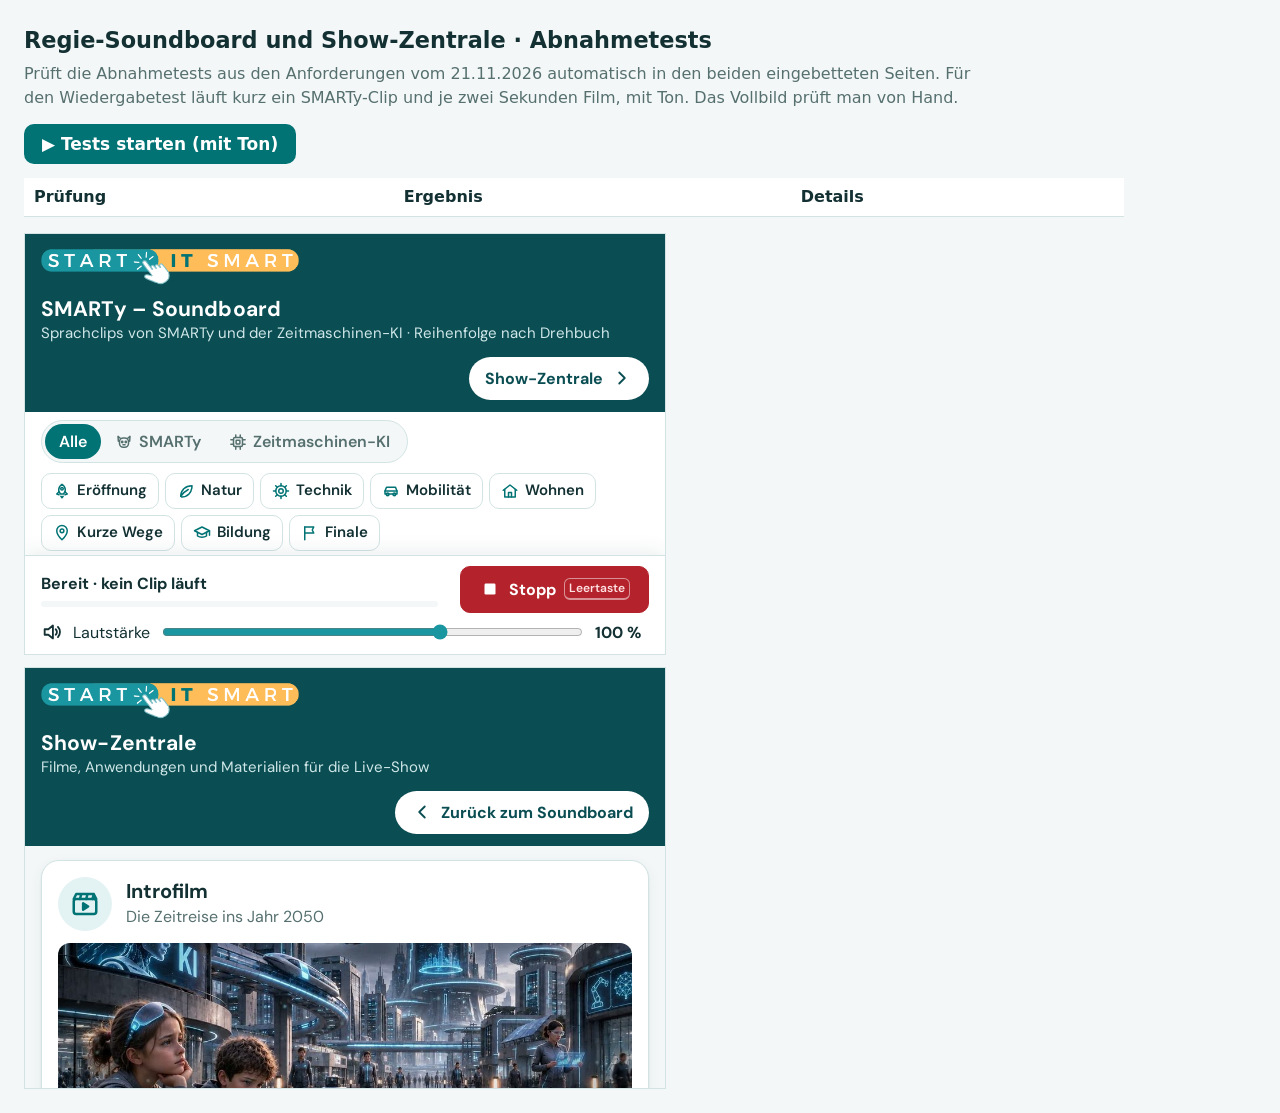
<file: test-dashboards.html>
<!doctype html>
<html lang="de">
<head>
<meta charset="utf-8">
<meta name="viewport" content="width=device-width, initial-scale=1">
<title>Dashboards – Abnahmetests</title>
<style>
  body { margin: 0; padding: 24px; background: #f3f7f7; color: #133033; font: 16px/1.5 system-ui, "Segoe UI", sans-serif; }
  h1 { font-size: 1.4rem; margin: 0 0 4px; }
  p { color: #56706f; margin: 0 0 14px; max-width: 980px; }
  button { font: 700 17px system-ui, sans-serif; padding: 10px 18px; border-radius: 10px; border: 0; background: #017374; color: #fff; cursor: pointer; }
  table { border-collapse: collapse; width: 100%; max-width: 1100px; background: #fff; margin-top: 14px; }
  td, th { text-align: left; padding: 7px 10px; border-bottom: 1px solid #d3e3e3; vertical-align: top; }
  .ok { color: #0a7a3a; font-weight: 700; } .fail { color: #b4232c; font-weight: 700; } .hand { color: #8a5a00; font-weight: 700; }
  #summary { font-size: 1.2rem; margin: 14px 0 0; font-weight: 700; }
  .rahmen { display: flex; gap: 12px; flex-wrap: wrap; margin-top: 16px; }
  iframe { width: 640px; height: 420px; border: 1px solid #d3e3e3; background: #fff; }
</style>
</head>
<body>
<h1>Regie-Soundboard und Show-Zentrale · Abnahmetests</h1>
<p>Prüft die Abnahmetests aus den Anforderungen vom 21.11.2026 automatisch in den beiden eingebetteten Seiten. Für den Wiedergabetest läuft kurz ein SMARTy-Clip und je zwei Sekunden Film, mit Ton. Das Vollbild prüft man von Hand.</p>
<button type="button" id="los">▶ Tests starten (mit Ton)</button>
<div id="summary"></div>
<table><thead><tr><th>Prüfung</th><th>Ergebnis</th><th>Details</th></tr></thead><tbody id="rows"></tbody></table>
<div class="rahmen">
  <iframe id="d1" src="index.html" title="Regie-Soundboard" allow="autoplay; fullscreen"></iframe>
  <iframe id="d2" src="show.html" title="Show-Zentrale" allow="autoplay; fullscreen"></iframe>
</div>
<script>
'use strict';
const KI_TEXTE = [   // START_IT_SMART_KI_Systemansagen_Claude.pdf
  'Zeitreise abgeschlossen. Ziel erreicht. Willkommen in der Vergangenheit.',
  'Warnung! Systemfehler! Unerwartete Alterstransformation festgestellt. Biologisches Alter der Zeitreisenden verändert.',
  'Achtung! Zusätzlicher Passagier erkannt. Identifikation läuft … Roboterhund SMARTy identifiziert. Passagier war nicht angemeldet.',
];
const MISSIONEN = ['Eröffnung', 'Natur', 'Technik', 'Mobilität', 'Wohnen', 'Kurze Wege', 'Bildung', 'Finale'];
// Änderungsauftrag vom 22.11.2026, Abschnitt D (Bühnenfassung) – nur die Hauptclips, Reserve getrennt
const REIHENFOLGE = {
  eroeffnung: ['KI1', 'KI2', 'KI3', 'O1', 'O9'], natur: ['N1', 'N2', 'N3', 'N5', 'N4'], technik: ['T1', 'T2', 'T3', 'T4', 'T5', 'T6'],
  mobilitaet: ['M1', 'M2', 'M3', 'M9', 'M4', 'M5', 'M6', 'M7', 'M10', 'M11', 'M8'], wohnen: ['W1', 'W2', 'W3', 'W4', 'W5'],
  wege: ['K1', 'K3', 'K2'], bildung: ['B1', 'B4', 'B2', 'B3'], finale: ['F3', 'F4', 'F5a', 'F5b', 'F6', 'F7'],
};
const RESERVE = ['O8', 'O10', 'O2', 'O5', 'O7', 'F1', 'F2'];
// Wortlaut aus dem Drehbuch vom 22.11.2026 (neu, reaktiviert oder geändert)
const WORTLAUT = {
  O9: 'Ich habe mich mitgeschmuggelt. Ihr habt vergessen, mich einzuladen.',
  N3: 'Wetterwarnung! Starkregen im Anmarsch. Prognose: sehr, sehr nasse Pfoten.',
  N4: 'Neue Erkenntnis gespeichert: Ein guter Spielplatz kann auch Regenwasser auffangen. Multifunktional. Gefällt mir!',
  M10: 'Zukunftsprognose: Manche Autos könnten 2050 selbstständig fahren. Dafür brauchen sie Kameras, Sensoren, Computer – und sehr gute Sicherheitsregeln.',
  M11: 'Negativ! Auch schlaue Autos können Fehler machen. Darum müssen Menschen Technik gründlich testen und klare Regeln festlegen.',
  B4: 'Stadtmodell aktualisiert. Bestehende Gebäude können neue Aufgaben bekommen. Das spart möglicherweise Baumaterial und Platz.',
  F3: 'Digitale Stadtplanung abgeschlossen. Eure Entscheidungen wurden im Stadtmodell zusammengeführt. Bereit für den virtuellen Rundgang!',
  F4: 'Computer können rechnen, messen und simulieren. Aber eine lebenswerte Stadt braucht Menschen, die mitdenken.',
  O1: 'Systemcheck abgeschlossen. Zeitreise überstanden. Moment mal … wo sind wir denn hier gelandet?',
  // Änderungsauftrag Nr. 04 (Finale nach dem Abschlussfilm)
  F6: 'Altersumwandlung kann leider nicht rückgängig gemacht werden. … War nur ein Scherz!',
  F7: 'Zukunftsgestalter erkannt: ungefähr fünfhundert! Mission erfolgreich!',
};
const KACHELN = ['Introfilm', 'Abschlussfilm', '3D-Stadtkonfigurator', 'Wohnsimulation', 'Verkehrssimulation', 'Minecraft Education', 'Calliope mini', 'Präsentationsmaterialien'];
const warte = (ms) => new Promise((r) => setTimeout(r, ms));
const rows = [];
function check(name, ok, detail = '', art) {
  rows.push({ name, ok: art === 'hand' ? null : !!ok, detail });
  const tr = document.createElement('tr');
  tr.innerHTML = `<td>${name}</td><td class="${art === 'hand' ? 'hand' : ok ? 'ok' : 'fail'}">${art === 'hand' ? 'von Hand' : ok ? '✓ bestanden' : '✗ nicht bestanden'}</td><td>${String(detail).replace(/</g, '&lt;')}</td>`;
  document.getElementById('rows').append(tr);
}
async function bereit(frame, sel, ms = 15000) {
  const t0 = performance.now();
  while (performance.now() - t0 < ms) {
    const d = frame.contentDocument;
    if (d && d.querySelector(sel)) return d;
    await warte(200);
  }
  throw new Error('Zeitüberschreitung: ' + sel);
}

async function tests() {
  document.getElementById('rows').innerHTML = '';
  rows.length = 0;
  const [cfg, man, show] = await Promise.all(['sounds.json', 'audio/manifest.json', 'show.json'].map((u) => fetch(u, { cache: 'no-store' }).then((r) => r.json())));

  // ---------------- Dashboard 1
  const d1 = await bereit(document.getElementById('d1'), '.clip');
  const t1 = performance.now();
  while (d1.querySelector('.clip .status') && [...d1.querySelectorAll('.clip .status')].some((s) => s.textContent.includes('lädt')) && performance.now() - t1 < 20000) await warte(250);
  const zeilen = [...d1.querySelectorAll('.clip')];
  const stimmen = new Set(zeilen.map((z) => z.dataset.stimme));
  const erwartet = cfg.missionen.flatMap((m) => m.clips.filter((c) => c.id)).length;
  check('Soundboard: nur Clips von SMARTy und Zeitmaschinen-KI', [...stimmen].every((s) => s === 'smarty' || s === 'ki') && zeilen.length === erwartet, `${zeilen.length} Clips (erwartet ${erwartet}), Sprecher: ${[...stimmen].join(', ')}`);
  const text1 = d1.body.innerText;
  check('Soundboard: keine Filme, kein Beamerfenster, kein Calliope', !d1.querySelector('video') && !/beamerfenster/i.test(text1) && !/calliope-live/i.test(text1) && !d1.querySelector('[href*="film/"]'), 'kein Video-Element, keine Film-Links, kein Text „Beamerfenster“');
  const titel = [...d1.querySelectorAll('.mission h2')].map((h) => h.textContent);
  check('Soundboard: Missionen in der Reihenfolge Eröffnung … Finale', MISSIONEN.every((m, i) => titel[i] && titel[i].includes(m)), titel.map((t) => t.split(' – ')[0]).join(' · '));
  let fehlend = [];
  for (const z of zeilen) {
    const id = z.dataset.id, m = man[id] || {};
    const dauer = parseFloat(z.querySelector('.dauer').textContent.replace(',', '.'));
    if (!z.querySelector('.nr b').textContent || !z.querySelector('.sprecher').textContent.trim() || !z.querySelector('.text').textContent.trim() || !z.querySelector('.play') || !z.querySelector('.status').textContent
        || !(Math.abs(dauer - (m.dauer || 0)) < 0.15)) fehlend.push(id);
  }
  check('Soundboard: je Clip Kennung, Szene, Sprecher, Text, Dauer, Play, Status', !fehlend.length, fehlend.length ? 'unvollständig: ' + fehlend.join(', ') : `alle ${zeilen.length} vollständig, Dauer = Audiodatei`);
  const texte = new Map(cfg.saetze.map((s) => [s.id, s.text]));
  check('Soundboard: angezeigter Text = Text des Clips', zeilen.every((z) => z.querySelector('.text').textContent === texte.get(z.dataset.id)), 'Vergleich mit sounds.json');
  const eroeff = [...d1.querySelectorAll('#m-eroeffnung .tabelle > .clip')];
  const ki = zeilen.filter((z) => z.dataset.stimme === 'ki');
  check('Zeitmaschinen-KI: richtiger Text, richtige Reihenfolge (nach Intro, vor SMARTy 01)',
    eroeff.slice(0, 3).every((z, i) => z.dataset.stimme === 'ki' && z.querySelector('.text').textContent === KI_TEXTE[i]) && eroeff[3] && eroeff[3].querySelector('.nr b').textContent === 'O1',
    eroeff.slice(0, 4).map((z) => z.querySelector('.nr b').textContent).join(' → '));
  // Änderungsauftrag 22.11.2026 – Abnahme
  const kenn = (z) => z.querySelector('.nr b').textContent;
  const ist = {};
  for (const id of Object.keys(REIHENFOLGE)) ist[id] = [...d1.querySelectorAll(`#m-${id} .tabelle > .clip`)].map(kenn);
  const abw = Object.keys(REIHENFOLGE).filter((id) => ist[id].join() !== REIHENFOLGE[id].join());
  check('Szenenreihenfolge = Bühnenfassung 22.11.2026 (u. a. M5/M6 vor M7, M10/M11 vor M8, N3 → N5 → N4)', !abw.length,
    abw.length ? abw.map((id) => `${id}: ${ist[id].join(' → ')}`).join(' · ') : `Mobilität: ${ist.mobilitaet.join(' → ')}`);
  const res = [...d1.querySelectorAll('.reserve-block .clip')].map(kenn);
  check('Reserveaufnahmen bleiben erhalten (eigener, einklappbarer Bereich)', RESERVE.every((r) => res.includes(r)) && res.length === RESERVE.length && [...d1.querySelectorAll('.reserve-block')].every((d) => d.tagName === 'DETAILS'),
    res.join(', '));
  const ids = zeilen.map((z) => z.dataset.id), doppelt = ids.filter((x, i) => ids.indexOf(x) !== i);
  const textDoppelt = zeilen.map((z) => z.querySelector('.text').textContent).filter((t, i, a) => a.indexOf(t) !== i);
  check('Keine Clips doppelt aktiv (keine ID, kein Text zweimal)', !doppelt.length && !textDoppelt.length, doppelt.concat(textDoppelt).join(', ') || `${ids.length} verschiedene Clips`);
  const vertauscht = zeilen.filter((z) => (kenn(z).startsWith('KI')) !== (z.dataset.stimme === 'ki'));
  check('KI und SMARTy nicht vertauscht (KI1–KI3 = Zeitmaschinen-KI, sonst SMARTy)', !vertauscht.length, vertauscht.map(kenn).join(', ') || 'alle Sprecher passen zur Kennung');
  const wl = Object.entries(WORTLAUT).filter(([k, t]) => { const z = zeilen.find((x) => kenn(x) === k); return !z || z.querySelector('.text').textContent !== t; });
  check('Neue, reaktivierte und geänderte Clips mit Drehbuch-Wortlaut', !wl.length, wl.length ? 'abweichend: ' + wl.map(([k]) => k).join(', ') : Object.keys(WORTLAUT).join(', '));
  const norm = (x) => x.replace(/\[(Pause|Ton)[^\]]*\]/g, ' ').replace(/zweitausendfünfzig/g, '2050').replace(/Zukunftskru/g, 'Zukunftscrew').replace(/Smarty/g, 'SMARTy').replace(/[\s–\-…,.!?:]/g, '').toLowerCase();
  const satz = new Map(cfg.saetze.map((x) => [x.id, x]));
  const audioAbw = [];
  let teileGeprueft = 0;
  for (const z of zeilen) {
    const x = satz.get(z.dataset.id), sp = x.sprechen || x.text;
    if (norm(sp) !== norm(z.querySelector('.text').textContent)) { audioAbw.push(kenn(z) + ' (Text)'); continue; }
    const teile = (man[x.id] || {}).teile;
    const erw = sp.replace(/\[Ton[^\]]*\]/g, '').split(/\[Pause [\d.]+\]/).filter((t) => t.trim()).length;
    if (teile) { teileGeprueft++; if (teile.length !== erw) audioAbw.push(`${kenn(z)} (${teile.length} statt ${erw} Satzteile)`); }
  }
  check('Wortlaut der Audiodatei = angezeigter Text (Sprachvorlage und Satzteile)', !audioAbw.length,
    audioAbw.length ? audioAbw.join(', ') : `alle ${zeilen.length} Vorlagen gleich, Satzteile bei ${teileGeprueft} Dateien gezählt · keine Spracherkennung, vor der Show anhören`);
  const tasten = zeilen.map((z) => z.querySelector('.nr kbd')?.textContent || '');
  check('Jeder Clip hat eine eigene Taste', tasten.every(Boolean) && new Set(tasten).size === tasten.length, `${new Set(tasten.filter(Boolean)).size} Tasten für ${zeilen.length} Clips`);
  check('Mission und Szene je Clip angezeigt', zeilen.every((z) => z.querySelector('.szene b')?.textContent && z.querySelector('.szene').textContent.length > 8), '');
  check('Zeitmaschinen-KI: nicht pauschal in jeder Mission', ki.length === 3 && ki.every((z) => z.closest('#m-eroeffnung')), `${ki.length} KI-Clips, alle in der Eröffnung: ${ki.every((z) => z.closest('#m-eroeffnung'))}`);
  check('Soundboard: Lautstärke und globaler Stopp vorhanden', d1.getElementById('lautstaerke') && d1.getElementById('stoppAlles'), '');

  // Einzelwiedergabe: kürzester Hauptclip (T6, 2,4 s)
  const z = d1.querySelector('.clip[data-id="SMARTy_T6_Verkehrsproblem"]') || zeilen[0];
  z.querySelector('.play').click();
  await warte(900);
  const laeuft = [...d1.querySelectorAll('.clip.laeuft')].map((e) => e.dataset.id);
  const fortschritt = z.querySelector('.status').textContent;
  const dauer = (man[z.dataset.id] || {}).dauer || 3;
  await warte(dauer * 1000 + 900);
  const danach = [...d1.querySelectorAll('.clip.laeuft')].map((e) => e.dataset.id);
  check('Einzelner SMARTy-Clip spielt, ist markiert und endet', laeuft.length === 1 && laeuft[0] === z.dataset.id && !/0,0 s/.test(fortschritt) && z.querySelector('.status').textContent.includes('gespielt'),
    `während: ${laeuft.join(', ') || '–'} (${fortschritt}) · danach: ${z.querySelector('.status').textContent}${/0,0 s/.test(fortschritt) ? ' · Ton gesperrt? einmal ins Soundboard klicken und wiederholen' : ''}`);
  check('Nach dem Ende startet kein weiterer Clip automatisch', danach.length === 0, danach.length ? 'läuft: ' + danach.join(', ') : 'nichts läuft');

  // ---------------- Dashboard 2
  const d2 = await bereit(document.getElementById('d2'), '.kachel');
  const k = [...d2.querySelectorAll('.kachel')];
  const ktitel = k.map((x) => x.querySelector('h2').textContent);
  check('Show-Zentrale: alle Kacheln vorhanden', KACHELN.every((t) => ktitel.includes(t)) && k.length === KACHELN.length, ktitel.join(' · '));
  check('Starkregen hat keine eigene Kachel', !ktitel.some((t) => /starkregen/i.test(t)), '');
  const daten = await fetch('stadt/daten.js', { cache: 'no-store' }).then((r) => r.text());
  check('Starkregen ist über den Stadtkonfigurator erreichbar', /Starkregen/.test(daten) && daten.includes("href: '../natur/'"), 'Mission Natur, Szene 3: Link „Natur-Simulation öffnen“ → natur/');
  const ziele = [];
  for (const x of show.kacheln.filter((x) => x.art === 'link')) {
    const a = d2.querySelector(`.kachel[data-id="${x.id}"] a.los`);
    const r = await fetch(x.href, { cache: 'no-store' });
    ziele.push({ id: x.id, ok: !!a && a.getAttribute('href') === x.href && r.ok, info: `${x.href} → ${r.status}` });
  }
  check('Kacheln öffnen die vorhandenen Anwendungen', ziele.every((x) => x.ok), ziele.map((x) => x.info).join(' · '));
  const cal = d2.querySelector('.kachel[data-id="calliope"] a.los');
  check('Calliope ist ein Link (kein Nachbau)', cal && /^https:\/\//.test(cal.href) && !d2.querySelector('.kachel[data-id="calliope"] iframe'), cal ? cal.href : 'kein Link');
  const pr = d2.querySelector('.kachel[data-id="praesentation"] .los');
  check('Canva/Präsentation ist ein Link oder fehlt sichtbar (kein Nachbau)', pr && (pr.tagName === 'A' ? /^https:\/\//.test(pr.href) : /fehlt/.test(pr.textContent)), pr ? `${pr.tagName === 'A' ? pr.href : pr.textContent}` : '');
  // Auftrag 06: Bühnenfolien als PDF in „Präsentationsmaterialien“ (statt der Abschlussfolie mit QR-Codes)
  {
    const fk = d2.querySelector('.kachel[data-id="praesentation"] a[data-folien]'), ziel = fk ? fk.getAttribute('href').split('#')[0] : '';
    const r = ziel ? await fetch(ziel, { cache: 'no-store' }) : null, b = r && r.ok ? new Uint8Array(await r.arrayBuffer()) : new Uint8Array();
    const pdf = String.fromCharCode(...b.slice(0, 5)) === '%PDF-', seiten = (new TextDecoder('latin1').decode(b).match(/\/Type\s*\/Page[^s]/g) || []).length;
    check('Präsentationsmaterialien: Knopf „Bühnenfolien öffnen (PDF)“ öffnet die Folien-PDF (3 Seiten) in eigenem Tab; Canva-Knopf bleibt; keine alte QR-Folie mehr',
      fk && pdf && seiten === 3 && fk.target === 'smarty-folien' && pr && !d2.querySelector('.kachel[data-id="praesentation"] [data-folie]'),
      fk ? `${ziel} → ${r && r.status}, ${Math.round(b.length / 1024)} KB, ${seiten} Seiten` : 'Knopf fehlt');
  }
  const ersatz = await fetch(show.minecraft.ersatzwelt, { method: 'HEAD', cache: 'no-store' });
  check('Minecraft Education: Kachel mit Start- und Import-Anleitung, Ersatzwelt erreichbar', d2.querySelector('[data-minecraft]') && d2.getElementById('mcDlg') && ersatz.ok, `${show.minecraft.start} · Ersatzwelt ${ersatz.status}`);
  check('Show-Zentrale: kein Beamerfenster-System', !/beamerfenster/i.test(d2.body.innerText) && !d2.querySelector('[id*="beamer" i]'), '');
  check('Rücksprung zum Soundboard', d2.querySelector('a.kopf-link[href="index.html"]'), 'Kopf: „Zurück zum Soundboard“');

  // Filme: ein Video-Element, Ton genau einmal
  const v = d2.getElementById('kinoVideo');
  d2.querySelector('[data-film="intro"]').click();
  await warte(1800);
  const a1 = { titel: d2.getElementById('kinoTitel').textContent, t: v.currentTime, laut: !v.muted && v.volume > 0, spielend: [...d2.querySelectorAll('video, audio')].filter((m) => !m.paused).length };
  d2.querySelector('[data-film="abschluss"]').click();
  await warte(1800);
  const a2 = { titel: d2.getElementById('kinoTitel').textContent, t: v.currentTime, spielend: [...d2.querySelectorAll('video, audio')].filter((m) => !m.paused).length, dauer: v.duration };
  d2.getElementById('kinoZu').click();
  check('Introfilm startet aus der Show-Zentrale, mit Ton, ein einziger Tonkanal', a1.titel === 'Introfilm' && a1.t > 0.5 && a1.laut && a1.spielend === 1, `läuft ${a1.t.toFixed(1)} s, laut: ${a1.laut}, spielende Medien: ${a1.spielend}`);
  check('Abschlussfilm ersetzt den laufenden Film (Ton genau einmal)', a2.titel === 'Abschlussfilm' && a2.t > 0.5 && a2.spielend === 1, `läuft ${a2.t.toFixed(1)} s von ${a2.dauer.toFixed(1)} s, spielende Medien: ${a2.spielend}`);
  check('Filme bildschirmfüllend', true, 'Kino-Ebene füllt das Fenster; Vollbild verlangt einen echten Klick auf „… starten“ in der Show-Zentrale – bitte dort prüfen', 'hand');

  const n = rows.filter((r) => r.ok === false).length, ok = rows.filter((r) => r.ok).length;
  document.getElementById('summary').innerHTML = n ? `<span class="fail">${n} von ${ok + n} Prüfungen nicht bestanden</span>` : `<span class="ok">Alle ${ok} automatischen Prüfungen bestanden</span> · Vollbild von Hand prüfen`;
}
document.getElementById('los').addEventListener('click', () => tests().catch((e) => { document.getElementById('summary').innerHTML = `<span class="fail">Abbruch: ${e.message}</span>`; }));
</script>
</body>
</html>
</file>
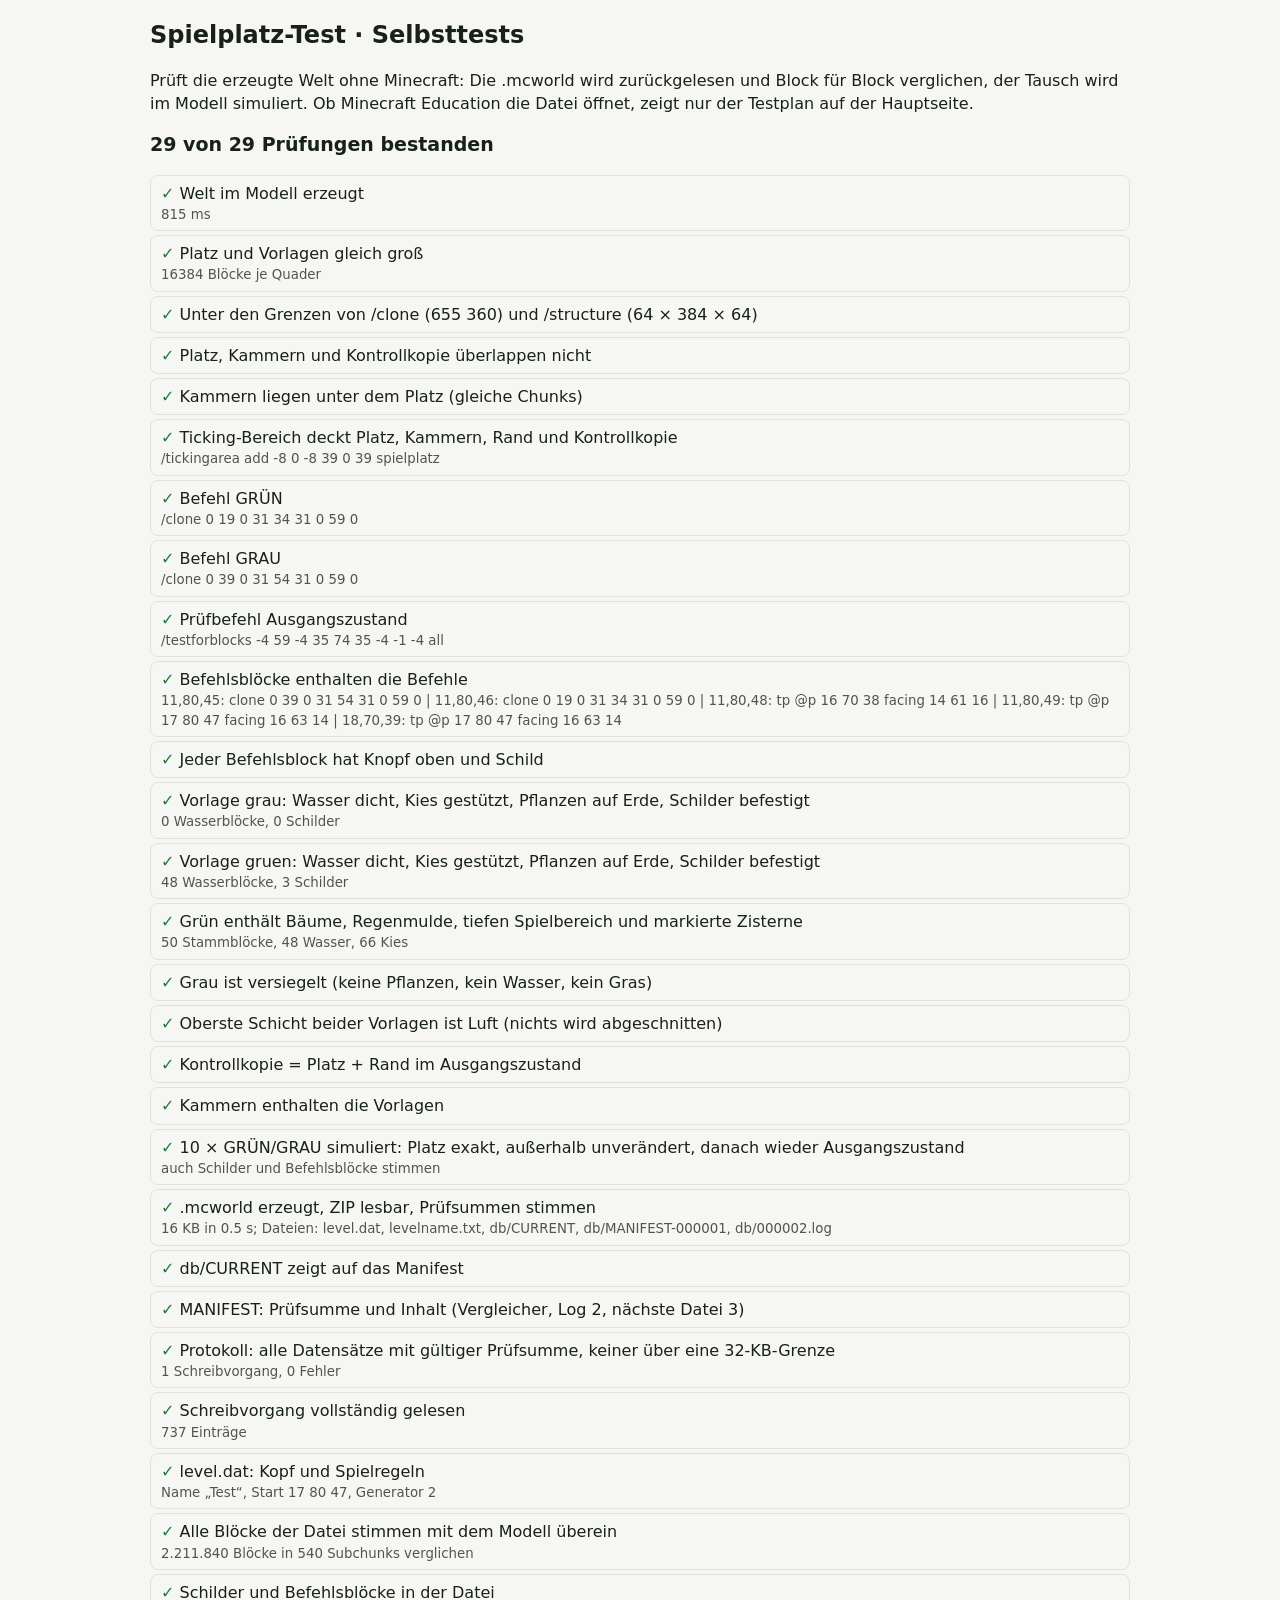
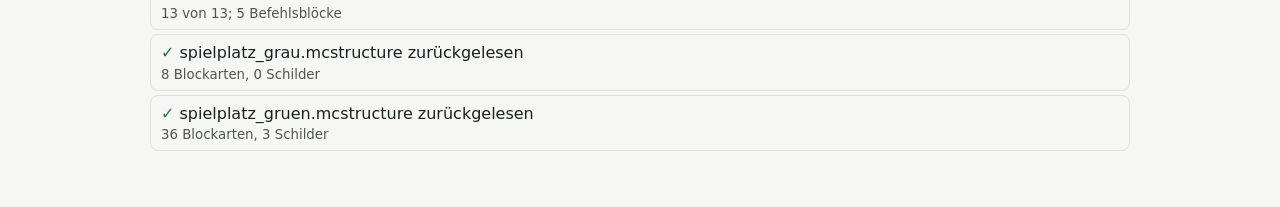
<file: minecraft/test.html>
<!doctype html>
<html lang="de">
<head>
<meta charset="utf-8">
<meta name="viewport" content="width=device-width, initial-scale=1">
<title>Spielplatz-Test · Selbsttests</title>
<style>
  :root { --bg: #f6f7f4; --ink: #17201a; --ok: #1f7a34; --nein: #b3261e; --linie: #dde3da; }
  @media (prefers-color-scheme: dark) { :root:not([data-theme="light"]) { --bg: #151916; --ink: #e5ebe4; --ok: #6cc070; --nein: #ff8a80; --linie: #333b34; } }
  body { margin: 0; background: var(--bg); color: var(--ink); font: 16px/1.45 system-ui, sans-serif; }
  main { max-width: 980px; margin: 0 auto; padding: 18px 16px 40px; }
  h1 { font-size: 24px; margin: 0 0 6px; }
  #summe { font-weight: 800; font-size: 19px; margin: 10px 0 14px; }
  li { margin: 4px 0; list-style: none; padding: 6px 10px; border: 1px solid var(--linie); border-radius: 8px; }
  ul { padding: 0; }
  .ok b { color: var(--ok); } .nein b { color: var(--nein); }
  small { display: block; opacity: .75; overflow-wrap: anywhere; }
</style>
</head>
<body>
<main>
  <h1>Spielplatz-Test · Selbsttests</h1>
  <p>Prüft die erzeugte Welt ohne Minecraft: Die .mcworld wird zurückgelesen und Block für Block verglichen, der Tausch wird im Modell simuliert. Ob Minecraft Education die Datei öffnet, zeigt nur der Testplan auf der Hauptseite.</p>
  <div id="summe">läuft …</div>
  <ul id="liste"></ul>
</main>
<script type="module">
import * as W from './welt.js';
import { mcworld, mcstructure, crcMaskiert, crc32 } from './mcworld.js';

const liste = document.getElementById('liste'), erg = [];
function pruefe(name, ok, info = '') {
  erg.push(ok);
  const li = document.createElement('li'); li.className = ok ? 'ok' : 'nein';
  li.innerHTML = `<b>${ok ? '✓' : '✗'}</b> ${name}` + (info ? `<small>${info}</small>` : '');
  liste.append(li);
}
const dv = (a) => new DataView(a.buffer, a.byteOffset, a.byteLength);
const dec = new TextDecoder();

/* ---------- Leser ---------- */
async function unzip(z) {
  const d = dv(z); let e = z.length - 22; while (d.getUint32(e, true) !== 0x06054b50) e--;
  const n = d.getUint16(e + 10, true); let o = d.getUint32(e + 16, true); const out = {}, crcFehler = [];
  for (let k = 0; k < n; k++) {
    const meth = d.getUint16(o + 10, true), crc = d.getUint32(o + 16, true), cs = d.getUint32(o + 20, true), nl = d.getUint16(o + 28, true), xl = d.getUint16(o + 30, true), cl = d.getUint16(o + 32, true), lo = d.getUint32(o + 42, true);
    const name = dec.decode(z.subarray(o + 46, o + 46 + nl));
    const lnl = d.getUint16(lo + 26, true), lxl = d.getUint16(lo + 28, true), roh = z.subarray(lo + 30 + lnl + lxl, lo + 30 + lnl + lxl + cs);
    const daten = meth === 0 ? roh : new Uint8Array(await new Response(new Blob([roh]).stream().pipeThrough(new DecompressionStream('deflate-raw'))).arrayBuffer());
    if (crc32(daten) !== crc) crcFehler.push(name);
    out[name] = daten; o += 46 + nl + xl + cl;
  }
  return { dateien: out, crcFehler };
}
function leseLog(a) {
  const records = [], fehler = []; let o = 0, teil = [];
  while (o + 7 <= a.length) {
    const rest = 32768 - (o % 32768); if (rest < 7) { o += rest; continue; }
    const d = dv(a), crc = d.getUint32(o, true), len = d.getUint16(o + 4, true), typ = a[o + 6], daten = a.subarray(o + 7, o + 7 + len);
    if (len === 0 && typ === 0) break;
    if (crcMaskiert(typ, daten) !== crc) fehler.push(`CRC bei ${o}`);
    if (7 + len > rest) fehler.push(`Datensatz über Blockgrenze bei ${o}`);
    if (typ === 1) records.push(daten); else if (typ === 2) teil = [daten]; else if (typ === 3) teil.push(daten);
    else if (typ === 4) { teil.push(daten); const n = teil.reduce((s, t) => s + t.length, 0), g = new Uint8Array(n); let p = 0; for (const t of teil) { g.set(t, p); p += t.length; } records.push(g); }
    o += 7 + len;
  }
  return { records, fehler };
}
const varint = (a, o) => { let v = 0, s = 0, b; do { b = a[o++]; v |= (b & 127) << s; s += 7; } while (b & 128); return [v >>> 0, o]; };
function leseBatch(a) {
  const d = dv(a), anzahl = d.getUint32(8, true), m = new Map(); let o = 12;
  for (let k = 0; k < anzahl; k++) {
    const typ = a[o++]; let kl, vl; [kl, o] = varint(a, o); const key = a.slice(o, o + kl); o += kl;
    [vl, o] = varint(a, o); const val = a.subarray(o, o + vl); o += vl;
    if (typ === 1) m.set(Array.from(key).join(','), { key, val });
  }
  return { m, anzahl, rest: a.length - o };
}
function leseNbt(a, o = 0) {
  const d = dv(a);
  const str = () => { const n = d.getUint16(o, true); o += 2; const s = dec.decode(a.subarray(o, o + n)); o += n; return s; };
  const wert = (t) => {
    switch (t) {
      case 1: return d.getInt8(o++);
      case 2: { const v = d.getInt16(o, true); o += 2; return v; }
      case 3: { const v = d.getInt32(o, true); o += 4; return v; }
      case 4: { const v = d.getBigInt64(o, true); o += 8; return v; }
      case 5: { const v = d.getFloat32(o, true); o += 4; return v; }
      case 6: { const v = d.getFloat64(o, true); o += 8; return v; }
      case 8: return str();
      case 9: { const et = a[o++], n = d.getInt32(o, true); o += 4; const l = []; for (let k = 0; k < n; k++) l.push(wert(et)); return l; }
      case 10: { const c = {}; for (;;) { const tt = a[o++]; if (tt === 0) return c; const k = str(); c[k] = wert(tt); } }
      default: throw new Error('NBT-Typ ' + t + ' bei ' + o);
    }
  };
  const t = a[o++]; str(); const v = wert(t); return { v, ende: o, typ: t };
}
const schluessel = (name, states) => name + JSON.stringify(Object.keys(states).sort().map((k) => [k, typeof states[k] === 'bigint' ? Number(states[k]) : states[k]]));
const NACH_SCHLUESSEL = new Map(W.NAMEN.map((n, id) => { const [bn, z] = W.BLOECKE[n]; return [schluessel('minecraft:' + bn, Object.fromEntries(Object.entries(z).map(([k, [, v]]) => [k, v]))), id]; }));

/* ---------- Tests ---------- */
try {
  const t0 = performance.now();
  const { welt, vorlagen, kopie } = W.erzeugeWelt();
  const BF = W.befehle();
  pruefe('Welt im Modell erzeugt', true, `${(performance.now() - t0).toFixed(0)} ms`);

  // Maße und Grenzen
  const vol = ([a, e]) => (e[0] - a[0] + 1) * (e[1] - a[1] + 1) * (e[2] - a[2] + 1);
  const pb = W.platzBox(), gb = W.vorlageBox('grau'), nb = W.vorlageBox('gruen');
  pruefe('Platz und Vorlagen gleich groß', vol(pb) === vol(gb) && vol(pb) === vol(nb) && vol(pb) === 16384, `${vol(pb)} Blöcke je Quader`);
  pruefe('Unter den Grenzen von /clone (655 360) und /structure (64 × 384 × 64)', vol(pb) <= 655360 && W.PLATZ.dx <= 64 && W.PLATZ.dz <= 64 && W.PLATZ.dy <= 384);
  const ueberlapp = (a, b) => a[0].every((_, k) => a[0][k] <= b[1][k] && b[0][k] <= a[1][k]);
  const kammern = [pb, gb, nb, W.kontrollKopieBox()];
  pruefe('Platz, Kammern und Kontrollkopie überlappen nicht', kammern.every((a, i) => kammern.every((b, j) => i === j || !ueberlapp(a, b))));
  const chunks = ([a, e]) => [Math.floor(a[0] / 16), Math.floor(a[2] / 16), Math.floor(e[0] / 16), Math.floor(e[2] / 16)];
  const [t1, t2] = [W.TICKING.von, W.TICKING.bis];
  const imTicking = ([a, e]) => a[0] >= t1[0] && a[2] >= t1[1] && e[0] <= t2[0] && e[2] <= t2[1];
  pruefe('Kammern liegen unter dem Platz (gleiche Chunks)', JSON.stringify(chunks(gb)) === JSON.stringify(chunks(pb)) && JSON.stringify(chunks(nb)) === JSON.stringify(chunks(pb)));
  pruefe('Ticking-Bereich deckt Platz, Kammern, Rand und Kontrollkopie', [pb, gb, nb, W.kontrollBox(), W.kontrollKopieBox()].every(imTicking), BF.ticking);

  // Befehle
  pruefe('Befehl GRÜN', BF.gruen === '/clone 0 19 0 31 34 31 0 59 0', BF.gruen);
  pruefe('Befehl GRAU', BF.grau === '/clone 0 39 0 31 54 31 0 59 0', BF.grau);
  pruefe('Prüfbefehl Ausgangszustand', BF.pruefeGrau === '/testforblocks -4 59 -4 35 74 35 -4 -1 -4 all', BF.pruefeGrau);
  const cmd = [...welt.entities.entries()].filter(([, e]) => e.art === 'befehl');
  pruefe('Befehlsblöcke enthalten die Befehle', cmd.length === 5 && cmd.some(([, e]) => '/' + e.befehl === BF.gruen) && cmd.some(([, e]) => '/' + e.befehl === BF.grau) && cmd.every(([, e]) => !e.befehl.includes('@s')), cmd.map(([k, e]) => `${k}: ${e.befehl}`).join(' | '));
  pruefe('Jeder Befehlsblock hat Knopf oben und Schild', cmd.every(([k]) => { const [x, y, z] = k.split(',').map(Number); return welt.hole(x, y + 1, z) === W.ID.knopf && [[1, 0], [-1, 0], [0, 1], [0, -1]].some(([dx, dz]) => W.istSchild(welt.hole(x + dx, y, z + dz))); }));

  // Regeln für die Vorlagen
  for (const [n, v] of Object.entries(vorlagen)) {
    const fehler = [];
    const fest = (id) => id !== W.ID.luft && id !== W.ID.wasser && !W.istPflanze(id) && !W.istSchild(id) && id !== W.ID.knopf;
    for (let y = 0; y < v.dy; y++) for (let z = 0; z < v.dz; z++) for (let x = 0; x < v.dx; x++) {
      const id = v.hole(x, y, z);
      if (id === W.ID.wasser) {
        if (x === 0 || z === 0 || x === v.dx - 1 || z === v.dz - 1 || y === 0) fehler.push(`Wasser am Rand ${x},${y},${z}`);
        for (const [a, b2, c] of [[1, 0, 0], [-1, 0, 0], [0, 0, 1], [0, 0, -1], [0, -1, 0], [0, 1, 0]]) { const w = v.hole(x + a, y + b2, z + c); if (w !== W.ID.wasser && !fest(w)) fehler.push(`Wasser offen bei ${x},${y},${z}`); }
      }
      if (id === W.ID.kies && y > 0 && !fest(v.hole(x, y - 1, z))) fehler.push(`Kies ohne Halt ${x},${y},${z}`);
      if (W.istPflanze(id) && ![W.ID.gras, W.ID.erde, W.ID.moos, W.ID.grobeErde].includes(v.hole(x, y - 1, z))) fehler.push(`Pflanze ohne Erde ${x},${y},${z}`);
      if (W.istSchild(id)) { const r = W.NAMEN[id].replace('schild', ''); const [a, c] = { Nord: [0, 1], Sued: [0, -1], West: [1, 0], Ost: [-1, 0] }[r]; if (!fest(v.hole(x + a, y, z + c))) fehler.push(`Schild ohne Halt ${x},${y},${z}`); }
    }
    pruefe(`Vorlage ${n}: Wasser dicht, Kies gestützt, Pflanzen auf Erde, Schilder befestigt`, fehler.length === 0, fehler.slice(0, 5).join(' · ') || `${v.zaehle('wasser')} Wasserblöcke, ${v.schilder.size} Schilder`);
  }
  const g = vorlagen.gruen;
  pruefe('Grün enthält Bäume, Regenmulde, tiefen Spielbereich und markierte Zisterne', g.zaehle('eicheLaub') + g.zaehle('birkeLaub') > 100 && g.hole(5, W.PLATZ.boden, 17) !== W.ID.gras && g.hole(15, W.PLATZ.boden - 2, 16) === W.ID.gras && g.zaehle('wasser') > 0 && g.zaehle('markierung') > 0 && g.zaehle('fenster') > 0, `${g.zaehle('eicheStamm') + g.zaehle('birkeStamm')} Stammblöcke, ${g.zaehle('wasser')} Wasser, ${g.zaehle('kies')} Kies`);
  pruefe('Grau ist versiegelt (keine Pflanzen, kein Wasser, kein Gras)', vorlagen.grau.zaehle('gras') + vorlagen.grau.zaehle('wasser') + W.NAMEN.filter((n) => W.istPflanze(W.ID[n])).reduce((s, n) => s + vorlagen.grau.zaehle(n), 0) === 0);
  const leer = (v) => { for (let z = 0; z < v.dz; z++) for (let x = 0; x < v.dx; x++) if (v.hole(x, v.dy - 1, z)) return false; return true; };
  pruefe('Oberste Schicht beider Vorlagen ist Luft (nichts wird abgeschnitten)', leer(vorlagen.grau) && leer(vorlagen.gruen));

  // Kontrollkopie entspricht dem Ausgangszustand
  const gleich = (a, b) => a.dx === b.dx && a.dy === b.dy && a.dz === b.dz && a.daten.every((v, k) => v === b.daten[k]);
  pruefe('Kontrollkopie = Platz + Rand im Ausgangszustand', gleich(welt.ausschnitt(W.kontrollBox()), kopie) && gleich(welt.ausschnitt(W.kontrollKopieBox()), kopie));
  pruefe('Kammern enthalten die Vorlagen', gleich(welt.ausschnitt(gb), vorlagen.grau) && gleich(welt.ausschnitt(nb), vorlagen.gruen) && gleich(welt.ausschnitt(pb), vorlagen.grau));

  // Tausch simulieren (Modell von /clone replace)
  const original = welt.daten.slice(), entsOriginal = JSON.stringify([...welt.entities].sort());
  const sim = new W.Welt(); sim.daten.set(original); for (const [k, e] of welt.entities) sim.entities.set(k, { ...e });
  let ok = true, info = '';
  const innen = (x, y, z) => x >= pb[0][0] && x <= pb[1][0] && y >= pb[0][1] && y <= pb[1][1] && z >= pb[0][2] && z <= pb[1][2];
  for (let runde = 0; runde < 10 && ok; runde++) {
    sim.klonen(nb, pb[0]);
    if (!gleich(sim.ausschnitt(pb), vorlagen.gruen)) { ok = false; info = `Runde ${runde + 1}: Platz ≠ Grün`; break; }
    // außerhalb des Platzes darf sich nichts ändern
    const { x0, z0, y0, nx, nz, ny } = W.BEREICH;
    for (let k = 0; k < sim.daten.length; k++) if (sim.daten[k] !== original[k]) {
      const x = x0 + (k % nx), z = z0 + (Math.floor(k / nx) % nz), y = y0 + Math.floor(k / (nx * nz));
      if (!innen(x, y, z)) { ok = false; info = `Runde ${runde + 1}: außerhalb geändert bei ${x} ${y} ${z}`; break; }
    }
    sim.klonen(gb, pb[0]);
    if (!sim.daten.every((v, k) => v === original[k])) { ok = false; info = `Runde ${runde + 1}: nach GRAU nicht wie am Anfang`; }
    if (JSON.stringify([...sim.entities].sort()) !== entsOriginal) { ok = false; info = `Runde ${runde + 1}: Schilder/Befehlsblöcke weichen ab`; }
  }
  pruefe('10 × GRÜN/GRAU simuliert: Platz exakt, außerhalb unverändert, danach wieder Ausgangszustand', ok, info || 'auch Schilder und Befehlsblöcke stimmen');

  // Datei erzeugen und zurücklesen
  const t3 = performance.now();
  const zipDaten = await mcworld(welt, 'Test', W.REGIE.stand);
  const { dateien, crcFehler } = await unzip(zipDaten);
  pruefe('.mcworld erzeugt, ZIP lesbar, Prüfsummen stimmen', crcFehler.length === 0 && ['level.dat', 'levelname.txt', 'db/CURRENT', 'db/MANIFEST-000001', 'db/000002.log'].every((n) => dateien[n]),
    `${(zipDaten.length / 1024).toFixed(0)} KB in ${((performance.now() - t3) / 1000).toFixed(1)} s; Dateien: ${Object.keys(dateien).join(', ')}`);
  pruefe('db/CURRENT zeigt auf das Manifest', dec.decode(dateien['db/CURRENT']) === 'MANIFEST-000001\n');
  const man = leseLog(dateien['db/MANIFEST-000001']);
  const mr = man.records[0] || new Uint8Array();
  pruefe('MANIFEST: Prüfsumme und Inhalt (Vergleicher, Log 2, nächste Datei 3)', man.fehler.length === 0 && man.records.length === 1 && dec.decode(mr.subarray(2, 2 + mr[1])) === 'leveldb.BytewiseComparator' && mr[mr.length - 6] === 2 && mr[mr.length - 5] === 2, man.fehler.join(' '));
  const log = leseLog(dateien['db/000002.log']);
  pruefe('Protokoll: alle Datensätze mit gültiger Prüfsumme, keiner über eine 32-KB-Grenze', log.fehler.length === 0 && log.records.length === 1, `${log.records.length} Schreibvorgang, ${log.fehler.length} Fehler`);
  const batch = leseBatch(log.records[0]);
  pruefe('Schreibvorgang vollständig gelesen', batch.rest === 0 && batch.m.size === batch.anzahl, `${batch.anzahl} Einträge`);

  // level.dat
  const ld = dateien['level.dat'], ldd = dv(ld), lev = leseNbt(ld, 8);
  pruefe('level.dat: Kopf und Spielregeln', ldd.getInt32(0, true) === 10 && ldd.getInt32(4, true) === ld.length - 8 && lev.ende === ld.length && lev.v.commandsEnabled === 1 && lev.v.GameType === 1 && lev.v.randomtickspeed === 0 && lev.v.commandblocksenabled === 1 && lev.v.SpawnY === W.REGIE.stand[1] && lev.v.educationFeaturesEnabled === 1,
    `Name „${lev.v.LevelName}“, Start ${lev.v.SpawnX} ${lev.v.SpawnY} ${lev.v.SpawnZ}, Generator ${lev.v.Generator}`);

  // Subchunks Block für Block
  const le = (x, z) => { const a = new Uint8Array(8); const d = dv(a); d.setInt32(0, x, true); d.setInt32(4, z, true); return Array.from(a).join(','); };
  let gepr = 0, abw = [], fehlend = 0, subs = 0;
  const { x0, z0, nx, nz, y0, ny } = W.BEREICH;
  for (let cx = x0 / 16; cx < (x0 + nx) / 16; cx++) for (let cz = z0 / 16; cz < (z0 + nz) / 16; cz++) {
    const kopf = le(cx, cz);
    if (!batch.m.has(kopf + ',44') || !batch.m.has(kopf + ',54') || !batch.m.has(kopf + ',43')) fehlend++;
    for (let sy = 0; sy < ny / 16; sy++) {
      const yi = (y0 / 16 + sy) & 255, e = batch.m.get(kopf + ',47,' + yi);
      let leerImModell = true;
      for (let k = 0; k < 4096 && leerImModell; k++) if (welt.hole(cx * 16 + (k >> 8), y0 + sy * 16 + (k & 15), cz * 16 + ((k >> 4) & 15))) leerImModell = false;
      if (!e) { if (!leerImModell) fehlend++; continue; }
      subs++;
      const a = e.val, d = dv(a);
      if (a[0] !== 9 || a[1] !== 1 || ((a[2] << 24) >> 24) !== y0 / 16 + sy || (a[3] & 1)) { abw.push(`Kopf ${cx},${cz},${sy}`); continue; }
      const bits = a[3] >> 1, pw = Math.floor(32 / bits), nw = Math.ceil(4096 / pw);
      let o = 4 + nw * 4; const np = d.getInt32(o, true); o += 4; const pal = [];
      for (let k = 0; k < np; k++) { const r = leseNbt(a, o); o = r.ende; pal.push(NACH_SCHLUESSEL.get(schluessel(r.v.name, r.v.states)) ?? -1); }
      if (o !== a.length) abw.push(`Länge ${cx},${cz},${sy}`);
      for (let k = 0; k < 4096; k++) {
        const w = d.getUint32(4 + Math.floor(k / pw) * 4, true), p = (w >>> (bits * (k % pw))) & ((1 << bits) - 1);
        const x = cx * 16 + (k >> 8), z = cz * 16 + ((k >> 4) & 15), y = y0 + sy * 16 + (k & 15);
        gepr++;
        if (pal[p] !== welt.hole(x, y, z) && abw.length < 5) abw.push(`${x} ${y} ${z}: ${W.NAMEN[pal[p]]} statt ${W.NAMEN[welt.hole(x, y, z)]}`);
      }
    }
  }
  pruefe('Alle Blöcke der Datei stimmen mit dem Modell überein', abw.length === 0 && fehlend === 0, `${gepr.toLocaleString('de-DE')} Blöcke in ${subs} Subchunks verglichen` + (abw.length ? ' · ' + abw.join(' · ') : '') + (fehlend ? ` · ${fehlend} fehlen` : ''));

  // Block-Entitäten
  let ents = 0; const gefunden = [];
  for (const { key, val } of batch.m.values()) if (key.length === 9 && key[8] === 49) {
    let o = 0; while (o < val.length) { const r = leseNbt(val, o); o = r.ende; ents++; gefunden.push(r.v); }
  }
  const erwartet = welt.entities.size;
  const passt = gefunden.every((e) => { const m = welt.entities.get(`${e.x},${e.y},${e.z}`); return m && (m.art === 'schild' ? e.id === 'Sign' && e.FrontText.Text === m.zeilen.join('\n') : e.id === 'CommandBlock' && e.Command === m.befehl && e.auto === 0); });
  pruefe('Schilder und Befehlsblöcke in der Datei', ents === erwartet && passt, `${ents} von ${erwartet}; ${gefunden.filter((e) => e.id === 'CommandBlock').length} Befehlsblöcke`);

  // .mcstructure zurücklesen
  for (const n of ['grau', 'gruen']) {
    const v = vorlagen[n], st = leseNbt(mcstructure(v, W.VORLAGEN[n].ursprung)).v, s = st.structure, pal = s.palette.default.block_palette.map((b) => NACH_SCHLUESSEL.get(schluessel(b.name, b.states)));
    let fehler = 0, k = 0;
    for (let x = 0; x < v.dx; x++) for (let y = 0; y < v.dy; y++) for (let z = 0; z < v.dz; z++) if (pal[s.block_indices[0][k++]] !== v.hole(x, y, z)) fehler++;
    pruefe(`spielplatz_${n}.mcstructure zurückgelesen`, st.format_version === 1 && st.size.join() === '32,16,32' && fehler === 0 && s.block_indices[1].every((i) => i === -1) && Object.keys(s.palette.default.block_position_data).length === v.schilder.size,
      `${pal.length} Blockarten, ${Object.keys(s.palette.default.block_position_data).length} Schilder`);
  }
} catch (err) {
  pruefe('Ausnahme', false, err.stack || err.message);
}
const n = erg.filter(Boolean).length;
document.getElementById('summe').textContent = `${n} von ${erg.length} Prüfungen bestanden`;
document.title = `${n}/${erg.length} · Spielplatz-Test · Selbsttests`;
window.__ergebnis = { bestanden: n, gesamt: erg.length };
</script>
</body>
</html>
</file>
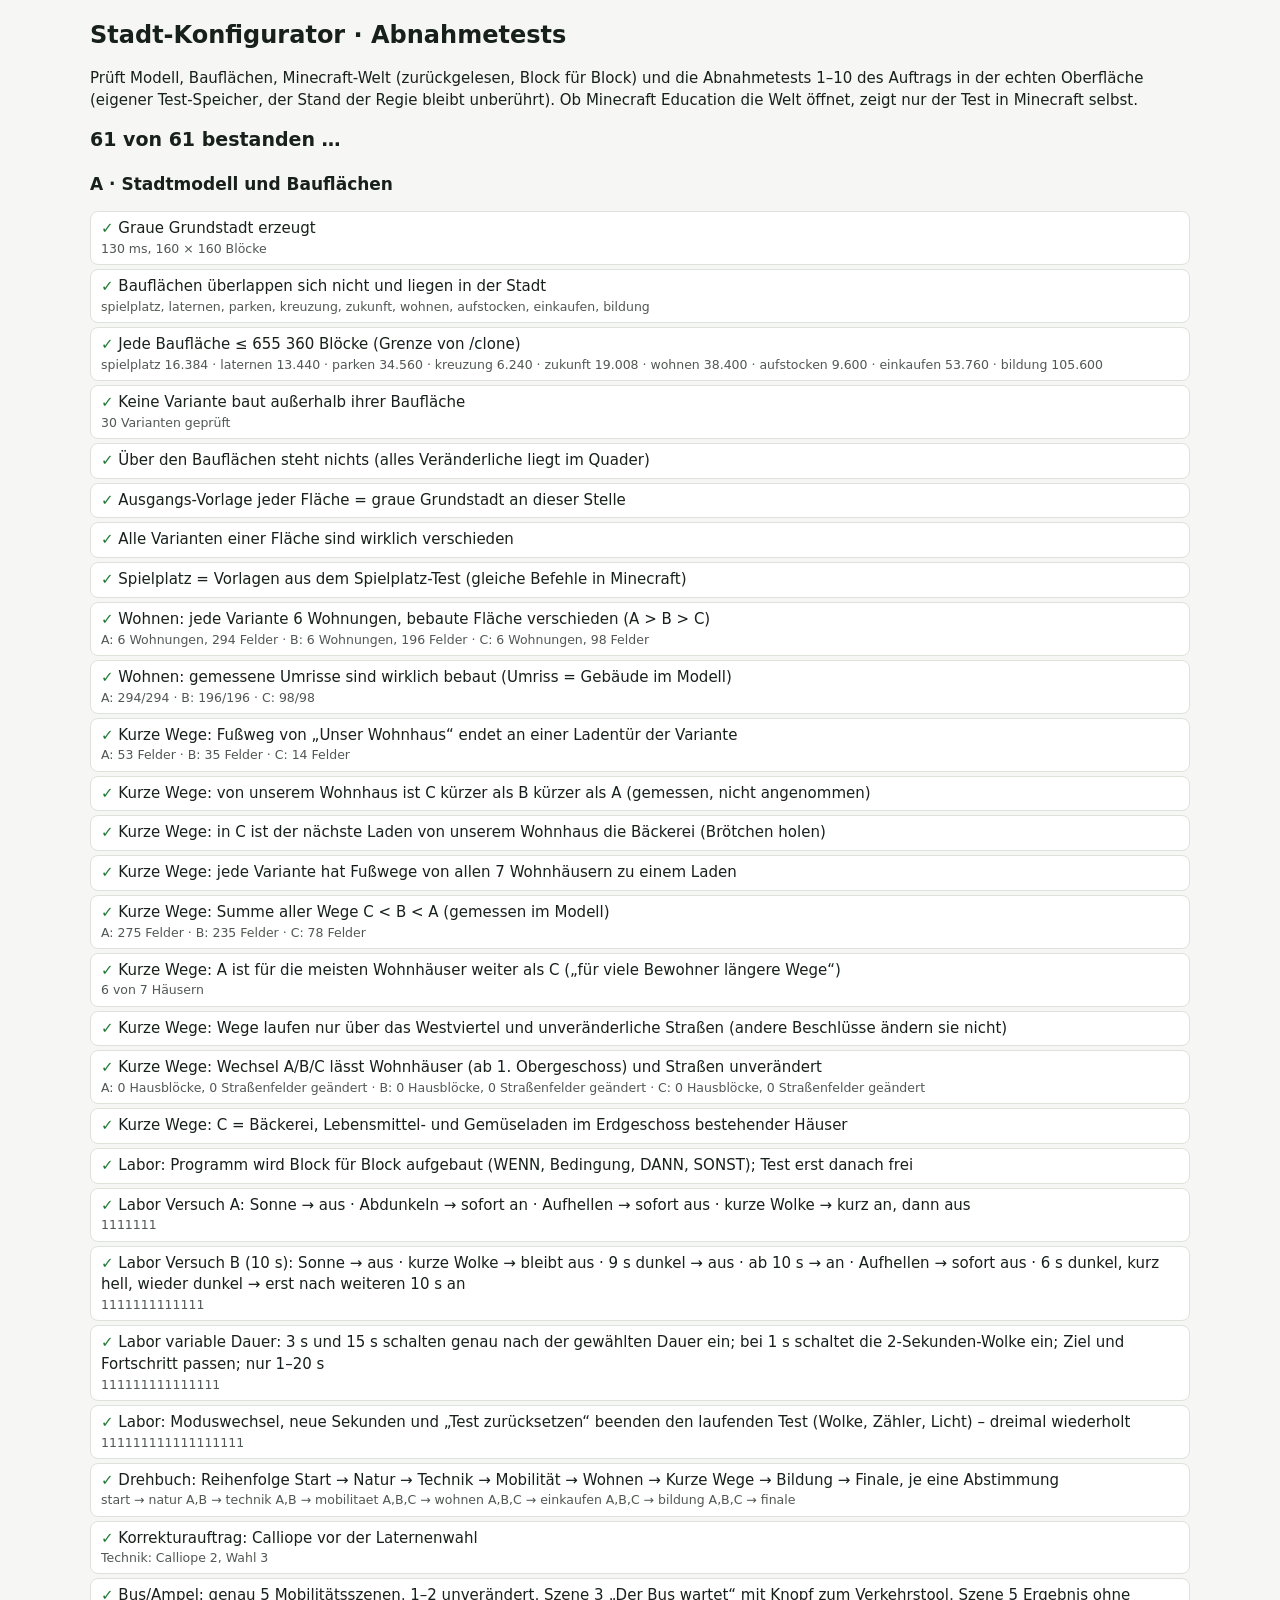
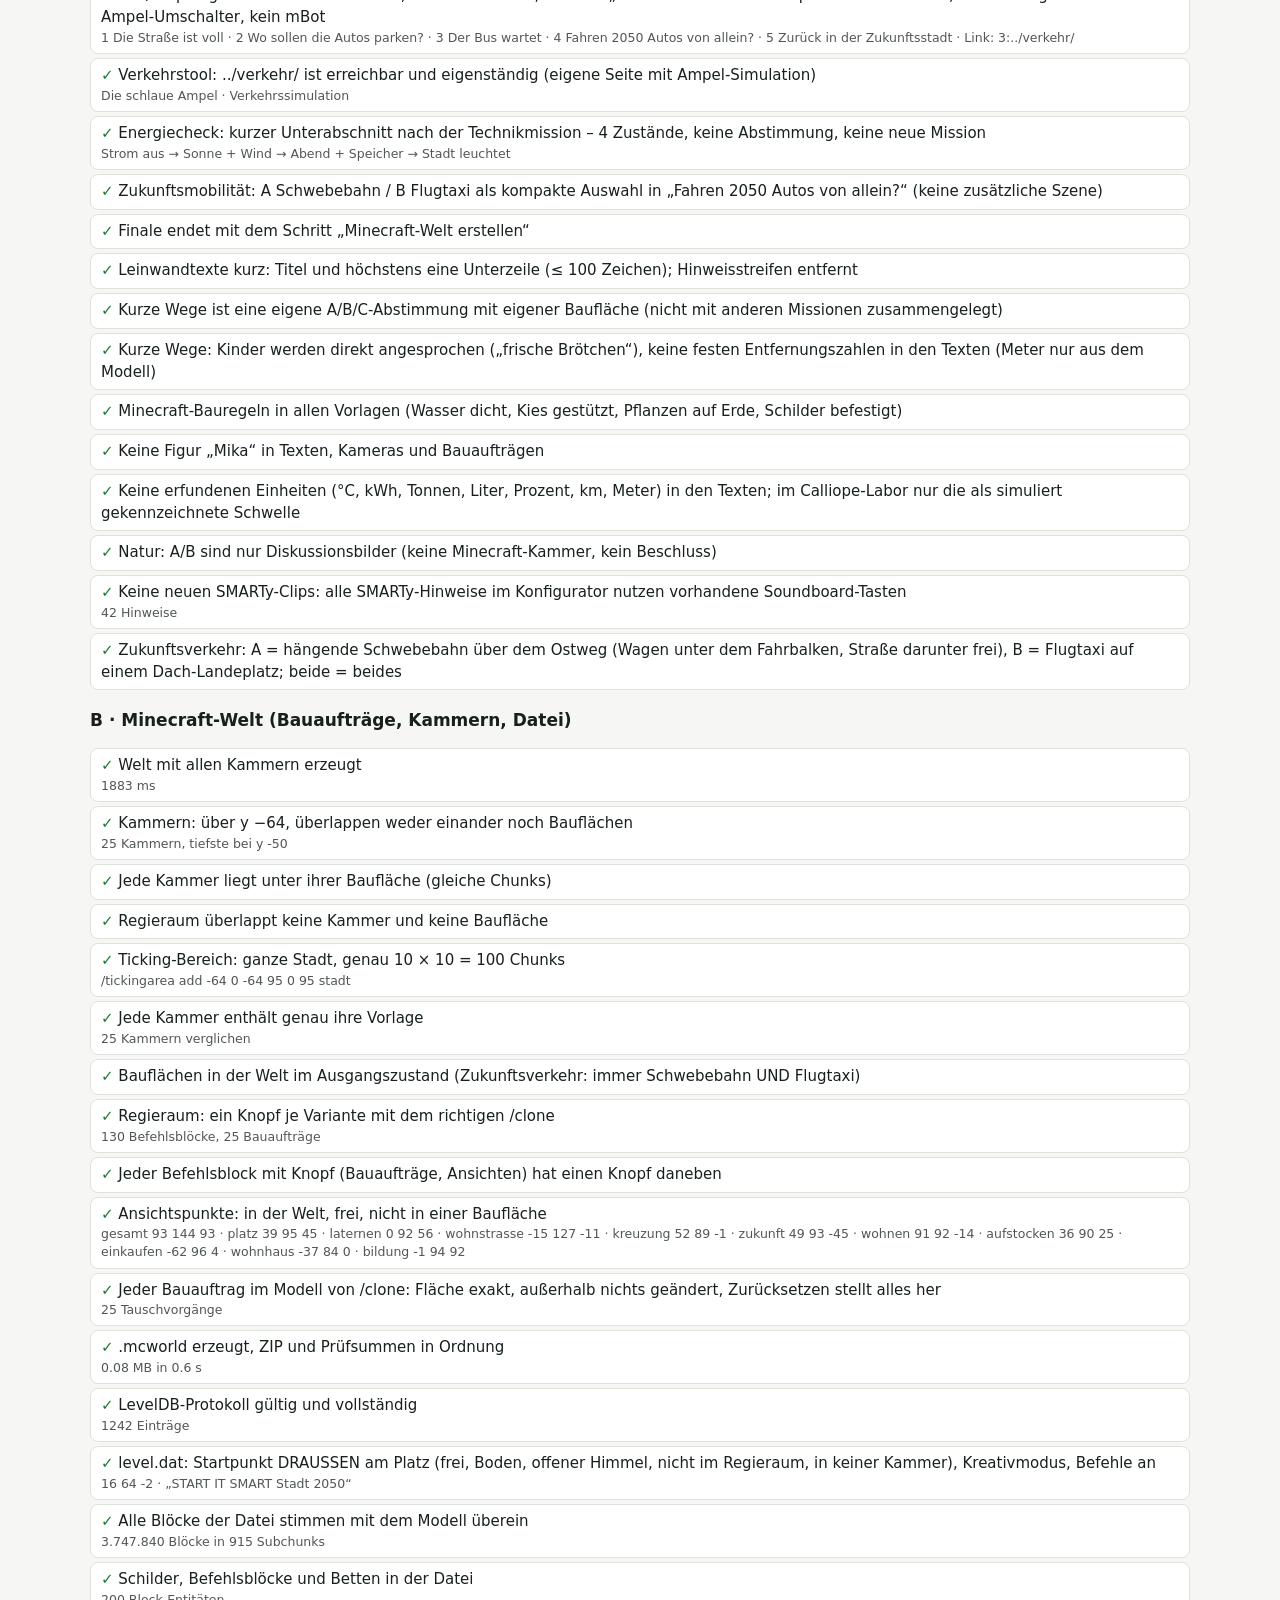
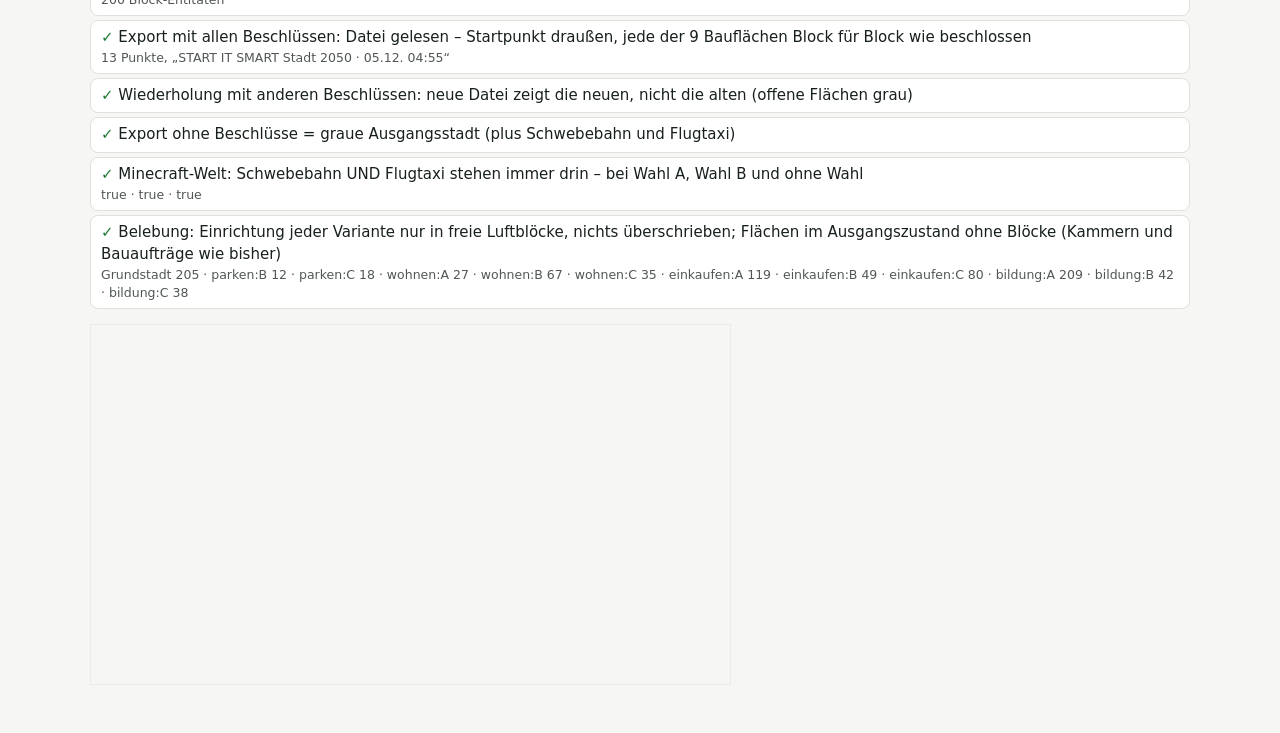
<file: stadt/test.html>
<!doctype html>
<html lang="de">
<head>
<meta charset="utf-8">
<meta name="viewport" content="width=device-width, initial-scale=1">
<title>Stadt-Konfigurator · Abnahmetests</title>
<style>
  :root { --bg: #f6f7f4; --ink: #17201a; --ok: #1f7a34; --nein: #b3261e; --linie: #dde3da; }
  body { margin: 0; background: var(--bg); color: var(--ink); font: 15px/1.45 system-ui, sans-serif; }
  main { max-width: 1100px; margin: 0 auto; padding: 18px 16px 40px; }
  h1 { font-size: 24px; margin: 0 0 6px; } h2 { font-size: 17px; margin: 18px 0 6px; }
  #summe { font-weight: 800; font-size: 19px; margin: 10px 0 14px; }
  li { margin: 4px 0; list-style: none; padding: 6px 10px; border: 1px solid var(--linie); border-radius: 8px; background: #fff; }
  ul { padding: 0; }
  .ok b { color: var(--ok); } .nein b { color: var(--nein); }
  small { display: block; opacity: .75; overflow-wrap: anywhere; }
  iframe { width: 1280px; height: 720px; border: 1px solid var(--linie); transform: scale(.5); transform-origin: 0 0; margin-bottom: -360px; }
</style>
</head>
<body>
<main>
  <h1>Stadt-Konfigurator · Abnahmetests</h1>
  <p>Prüft Modell, Bauflächen, Minecraft-Welt (zurückgelesen, Block für Block) und die Abnahmetests 1–10 des Auftrags in der echten Oberfläche
    (eigener Test-Speicher, der Stand der Regie bleibt unberührt). Ob Minecraft Education die Welt öffnet, zeigt nur der Test in Minecraft selbst.</p>
  <div id="summe">läuft …</div>
  <div id="bereiche"></div>
  <iframe id="app" title="Stadt-Konfigurator im Testmodus"></iframe>
</main>
<script type="module">
import * as W from '../minecraft/welt.js';
import { mcworld, crcMaskiert, crc32 } from '../minecraft/mcworld.js';
import * as M from './stadtmodell.js';
import * as MC from './minecraft-ausgabe.js';
import { MISSIONEN, KAMERAS, RUNDGANG } from './daten.js';
import { unzip, leseLog, leseBatch, leseNbt, schluessel, NACH_SCHLUESSEL, pruefeExport, leseWelt } from './weltleser.js';
import { Labor, LABOR } from './labor.js';
import * as BL from './belebung.js';

const bereiche = document.getElementById('bereiche'), erg = [];
let liste;
const abschnitt = (t) => { bereiche.append(Object.assign(document.createElement('h2'), { textContent: t })); liste = document.createElement('ul'); bereiche.append(liste); };
function pruefe(name, ok, info = '') {
  erg.push(!!ok);
  const li = document.createElement('li'); li.className = ok ? 'ok' : 'nein';
  li.innerHTML = `<b>${ok ? '✓' : '✗'}</b> ${name}` + (info ? `<small>${info}</small>` : '');
  liste.append(li);
  document.getElementById('summe').textContent = `${erg.filter(Boolean).length} von ${erg.length} bestanden …`;
}
const warte = (ms) => new Promise((r) => setTimeout(r, ms));
const dv = (a) => new DataView(a.buffer, a.byteOffset, a.byteLength);
const dec = new TextDecoder();
const IDS = M.BEREICH_IDS, B = M.BEREICHE;
const box3 = (id) => { const b = M.boxVon(id); return [b.slice(0, 3), b.slice(3)]; };
const ueberlapp = (a, b) => a[0].every((_, k) => a[0][k] <= b[1][k] && b[0][k] <= a[1][k]);
const gleich = (a, b) => a.dx === b.dx && a.dy === b.dy && a.dz === b.dz && a.daten.every((v, k) => v === b.daten[k]);

/* Leser für die .mcworld: stadt/weltleser.js (dieselben Funktionen prüfen im Finale die erzeugte Datei) */

/* ---------- Bauregeln für Minecraft (Wasser dicht, Kies gestützt, Pflanzen auf Erde, Schilder befestigt) ---------- */
const fest = (id) => id !== W.ID.luft && id !== W.ID.wasser && !W.istPflanze(id) && !W.istSchild(id) && id !== W.ID.knopf && id !== W.ID.knopfSued;
function bauregeln(hole, [a, e]) {
  const fehler = [];
  for (let y = a[1]; y <= e[1]; y++) for (let z = a[2]; z <= e[2]; z++) for (let x = a[0]; x <= e[0]; x++) {
    const id = hole(x, y, z);
    if (!id) continue;
    if (id === W.ID.wasser) for (const [p, q, r] of [[1, 0, 0], [-1, 0, 0], [0, 0, 1], [0, 0, -1], [0, -1, 0]]) { const w = hole(x + p, y + q, z + r); if (w !== W.ID.wasser && !fest(w)) fehler.push(`Wasser offen ${x} ${y} ${z}`); }
    if ((id === W.ID.kies || id === W.ID.sandstein) && !fest(hole(x, y - 1, z))) fehler.push(`ohne Halt ${W.NAMEN[id]} ${x} ${y} ${z}`);
    if (W.istPflanze(id) && ![W.ID.gras, W.ID.erde, W.ID.moos, W.ID.grobeErde].includes(hole(x, y - 1, z)) && W.NAMEN[id] !== 'farn' && hole(x, y - 1, z) !== W.ID.fass) fehler.push(`Pflanze ohne Erde ${x} ${y} ${z}`);
    if (W.istSchild(id)) { const r = W.NAMEN[id].replace('schild', ''); const [p, q] = { Nord: [0, 1], Sued: [0, -1], West: [1, 0], Ost: [-1, 0] }[r]; if (!fest(hole(x + p, y, z + q))) fehler.push(`Schild ohne Halt ${x} ${y} ${z}`); }
    if (fehler.length > 6) return fehler;
  }
  return fehler;
}

try {
  /* ================= A: Stadtmodell und Bauflächen ================= */
  abschnitt('A · Stadtmodell und Bauflächen');
  const t0 = performance.now();
  const g = M.grundstadt3D();
  pruefe('Graue Grundstadt erzeugt', g.daten.some(Boolean), `${(performance.now() - t0).toFixed(0)} ms, 160 × 160 Blöcke`);
  const boxen = IDS.map(box3);
  pruefe('Bauflächen überlappen sich nicht und liegen in der Stadt', boxen.every((a, i) => boxen.every((b, j) => i === j || !ueberlapp(a, b))) && boxen.every(([a, e]) => a[0] >= M.STADT.x1 && e[0] <= M.STADT.x2 && a[2] >= M.STADT.z1 && e[2] <= M.STADT.z2), IDS.join(', '));
  pruefe('Jede Baufläche ≤ 655 360 Blöcke (Grenze von /clone)', IDS.every((id) => MC.anzahlBloecke(id) <= 655360), IDS.map((id) => `${id} ${MC.anzahlBloecke(id).toLocaleString('de-DE')}`).join(' · '));
  let raus = [], zuHoch = [], grundOk = [];
  for (const id of IDS) for (const v of B[id].varianten) { const t = M.vorlage(id, v); if (t.draussen) raus.push(`${id}:${v} (${t.draussen})`); }
  pruefe('Keine Variante baut außerhalb ihrer Baufläche', raus.length === 0, raus.join(' · ') || `${IDS.reduce((n, id) => n + B[id].varianten.length, 0)} Varianten geprüft`);
  for (const id of IDS) {
    const [a, e] = box3(id);
    for (let y = e[1] + 1; y < M.BEREICH_3D.y0 + M.BEREICH_3D.ny && zuHoch.length < 3; y++) for (let z = a[2]; z <= e[2]; z++) for (let x = a[0]; x <= e[0]; x++) if (g.hole(x, y, z)) { zuHoch.push(`${id} ${x} ${y} ${z}`); break; }
    const t = M.vorlage(id, B[id].grund);
    grundOk.push(gleich(g.ausschnitt(box3(id)), t) ? null : id);
  }
  pruefe('Über den Bauflächen steht nichts (alles Veränderliche liegt im Quader)', zuHoch.length === 0, zuHoch.join(' · '));
  pruefe('Ausgangs-Vorlage jeder Fläche = graue Grundstadt an dieser Stelle', grundOk.every((x) => !x), grundOk.filter(Boolean).join(', '));
  const versch = IDS.every((id) => B[id].varianten.every((v, i) => B[id].varianten.every((w, j) => i >= j || !gleich(M.vorlage(id, v), M.vorlage(id, w)))));
  pruefe('Alle Varianten einer Fläche sind wirklich verschieden', versch);
  pruefe('Spielplatz = Vorlagen aus dem Spielplatz-Test (gleiche Befehle in Minecraft)', gleich(M.vorlage('spielplatz', 'gruen'), W.vorlageGruen()) && gleich(M.vorlage('spielplatz', 'grau'), W.vorlageGrau()));
  // Wohnen
  const wo = ['A', 'B', 'C'].map((v) => [M.wohnungen(v), M.bebauteFlaeche(v)]);
  pruefe('Wohnen: jede Variante 6 Wohnungen, bebaute Fläche verschieden (A > B > C)', wo.every(([n]) => n === 6) && wo[0][1] > wo[1][1] && wo[1][1] > wo[2][1], wo.map(([n, f], k) => `${'ABC'[k]}: ${n} Wohnungen, ${f} Felder`).join(' · '));
  // jede Zelle eines Umrisses ist überbaut (Wand, Decke oder Dach über der Standhöhe)
  const geb = (v) => { const t = M.vorlage('wohnen', v), [a] = box3('wohnen'); let n = 0; for (const [x1, z1, x2, z2] of M.WOHNHAEUSER[v].umrisse) for (let z = z1; z <= z2; z++) for (let x = x1; x <= x2; x++) { for (let y = M.S; y < M.S + 21; y++) if (t.hole(x - a[0], y - a[1], z - a[2])) { n++; break; } } return n; };
  pruefe('Wohnen: gemessene Umrisse sind wirklich bebaut (Umriss = Gebäude im Modell)', ['A', 'B', 'C'].every((v) => geb(v) === M.bebauteFlaeche(v)), ['A', 'B', 'C'].map((v) => `${v}: ${geb(v)}/${M.bebauteFlaeche(v)}`).join(' · '));
  // Kurze Wege (Ergänzungsauftrag): Läden, Wohnhäuser, Fußwege
  const ABC = ['A', 'B', 'C'];
  const istTuer = (v, [x, z]) => M.LAEDEN[v].some((l) => l.tueren.some(([a, c]) => a === x && c === z));
  const wl = ABC.map((v) => M.einkaufsweg(v));
  pruefe('Kurze Wege: Fußweg von „Unser Wohnhaus“ endet an einer Ladentür der Variante', wl.every((w, k) => w && istTuer(ABC[k], w.at(-1)) && w[0].join() === M.ORTE.wohnhaus.tuer.join()), wl.map((w, k) => `${ABC[k]}: ${w ? w.length - 1 : '–'} Felder`).join(' · '));
  pruefe('Kurze Wege: von unserem Wohnhaus ist C kürzer als B kürzer als A (gemessen, nicht angenommen)', wl[2].length < wl[1].length && wl[1].length < wl[0].length);
  pruefe('Kurze Wege: in C ist der nächste Laden von unserem Wohnhaus die Bäckerei (Brötchen holen)', M.ladenAn('C', wl[2].at(-1))?.name === 'Bäckerei');
  const alleW = Object.fromEntries(ABC.map((v) => [v, M.einkaufswege(v)]));
  pruefe(`Kurze Wege: jede Variante hat Fußwege von allen ${M.VIERTEL_HAEUSER.length} Wohnhäusern zu einem Laden`, ABC.every((v) => alleW[v].length === M.VIERTEL_HAEUSER.length && alleW[v].every((w) => w.punkte && w.laden && istTuer(v, w.punkte.at(-1)))));
  const summe = (v) => alleW[v].reduce((n, w) => n + w.punkte.length - 1, 0);
  pruefe('Kurze Wege: Summe aller Wege C < B < A (gemessen im Modell)', summe('C') < summe('B') && summe('B') < summe('A'), ABC.map((v) => `${v}: ${summe(v)} Felder`).join(' · '));
  const laenger = alleW.A.filter((w, i) => w.punkte.length > alleW.C[i].punkte.length).length;
  pruefe('Kurze Wege: A ist für die meisten Wohnhäuser weiter als C („für viele Bewohner längere Wege“)', laenger > M.VIERTEL_HAEUSER.length / 2, `${laenger} von ${M.VIERTEL_HAEUSER.length} Häusern`);
  const ausserhalb = [];
  for (const v of ABC) for (const w of alleW[v]) for (const [x, z] of w.punkte) { const id = M.bereichAn(x, z); if (id && id !== 'einkaufen') ausserhalb.push(`${v}:${x},${z}:${id}`); }
  pruefe('Kurze Wege: Wege laufen nur über das Westviertel und unveränderliche Straßen (andere Beschlüsse ändern sie nicht)', ausserhalb.length === 0, ausserhalb.slice(0, 3).join(' · '));
  // Wechsel A/B/C: Wohnhäuser und Straßen bleiben
  {
    const [a0, e0] = box3('einkaufen'), grau = M.vorlage('einkaufen', 'grau');
    const neubau = { A: [-63, 2, -52, 20], B: [-31, 2, -18, 29], C: null };
    const diffs = {};
    for (const v of ABC) {
      const t = M.vorlage('einkaufen', v); let n = 0, strasse = 0;
      for (let y = a0[1]; y <= e0[1]; y++) for (let z = a0[2]; z <= e0[2]; z++) for (let x = a0[0]; x <= e0[0]; x++) {
        const q = t.hole(x - a0[0], y - a0[1], z - a0[2]), g0 = grau.hole(x - a0[0], y - a0[1], z - a0[2]);
        if (q === g0) continue;
        const nb = neubau[v];
        if (y >= M.S + 4 && !(nb && x >= nb[0] && x <= nb[2] && z >= nb[1] && z <= nb[3])) n++;
        if (y === M.BODEN && M.STRASSEN.some((st) => x >= st.x1 && x <= st.x2 && z >= st.z1 && z <= st.z2)) strasse++;
      }
      diffs[v] = [n, strasse];
    }
    pruefe('Kurze Wege: Wechsel A/B/C lässt Wohnhäuser (ab 1. Obergeschoss) und Straßen unverändert', ABC.every((v) => diffs[v][0] === 0 && diffs[v][1] === 0), ABC.map((v) => `${v}: ${diffs[v][0]} Hausblöcke, ${diffs[v][1]} Straßenfelder geändert`).join(' · '));
    const imHaus = M.LAEDEN.C.every((l) => l.tueren.every(([x, z]) => grau.hole(x - a0[0], M.S - a0[1], z - a0[2]) !== W.ID.luft && grau.hole(x - a0[0], M.S + 4 - a0[1], z - a0[2]) !== W.ID.luft));
    pruefe('Kurze Wege: C = Bäckerei, Lebensmittel- und Gemüseladen im Erdgeschoss bestehender Häuser', imHaus && M.LAEDEN.C.map((l) => l.name).join() === 'Bäckerei,Lebensmittel,Gemüse');
  }
  // Calliope-Labor (Auftrag 01 vom 26.11.2026): verbindliche Abnahmetests mit genauen, simulierten Zeiten (ms)
  {
    const fertig = () => { const L = new Labor(); for (let i = 0; i < 4; i++) L.blockErgaenzen(0); return L; };
    const an = (L, t) => L.tick(t).licht;
    // Aufbau: erst nach allen vier Blöcken frei
    const Lb = new Labor(); Lb.dunkelheit(0);
    const vorFertig = !an(Lb, 60000) && Lb.naechster === 'WENN';
    for (let i = 0; i < 4; i++) Lb.blockErgaenzen(1);
    pruefe('Labor: Programm wird Block für Block aufgebaut (WENN, Bedingung, DANN, SONST); Test erst danach frei', vorFertig && Lb.fertig && !Lb.blockErgaenzen(2) && LABOR.schwelle === 30 && LABOR.sekunden === 10 && LABOR.wolkeMs === 2000);
    // Versuch A
    const A = fertig(); const a = [];
    A.sonne(0); a.push(!an(A, 0));
    A.dunkelheit(100); a.push(an(A, 100));                 // sofort an
    A.sonne(500); a.push(!an(A, 500));                     // sofort aus
    A.wolke(1000); a.push(an(A, 1000), an(A, 2999), !an(A, 3000), !an(A, 6000));   // kurz an, dann aus
    pruefe('Labor Versuch A: Sonne → aus · Abdunkeln → sofort an · Aufhellen → sofort aus · kurze Wolke → kurz an, dann aus', a.every(Boolean), a.map(Number).join(''));
    // Versuch B, Standard 10 s
    const Bv = fertig(); Bv.verbessern(0); const b = [];
    b.push(Bv.sekunden === 10, Bv.modus === 'B');
    Bv.sonne(0); b.push(!an(Bv, 0));
    Bv.wolke(100); let wolkeAn = false; for (let t = 100; t <= 4000; t += 10) wolkeAn = wolkeAn || an(Bv, t); b.push(!wolkeAn);   // bleibt aus
    Bv.dunkelheit(5000); b.push(!an(Bv, 14000), !an(Bv, 14999), an(Bv, 15000));      // nach 9 s aus, ab 10 s an
    Bv.sonne(16000); b.push(!an(Bv, 16000), Bv.zustand(16000).dauerMs === 0);        // sofort aus, Zähler 0
    Bv.dunkelheit(20000); b.push(!an(Bv, 26000));
    Bv.setHelligkeit(60, 26000); Bv.dunkelheit(26300);                                // nach 6 s kurz aufhellen, wieder abdunkeln
    b.push(!an(Bv, 30000), !an(Bv, 36299), an(Bv, 36300));                            // erst nach weiteren 10 s
    pruefe('Labor Versuch B (10 s): Sonne → aus · kurze Wolke → bleibt aus · 9 s dunkel → aus · ab 10 s → an · Aufhellen → sofort aus · 6 s dunkel, kurz hell, wieder dunkel → erst nach weiteren 10 s an', b.every(Boolean), b.map(Number).join(''));
    // Variable Dauer
    const v = [];
    for (const sek of [3, 15]) { const L = fertig(); L.verbessern(0); L.setSekunden(sek, 0); L.dunkelheit(1000); v.push(!an(L, 1000 + sek * 1000 - 1), an(L, 1000 + sek * 1000), L.zustand(1000 + sek * 500).zielMs === sek * 1000, Math.abs(L.zustand(1000 + sek * 500).fortschritt - 0.5) < 1e-9); }
    const L1 = fertig(); L1.verbessern(0); L1.setSekunden(1, 0); L1.wolke(500);
    v.push(!an(L1, 1499), an(L1, 1500), an(L1, 2499), !an(L1, 2500));                 // 1 s: die Wolke schaltet die Laterne kurz ein
    const Lg = fertig(); Lg.verbessern(0); v.push(Lg.setSekunden(0, 0) === 1, Lg.setSekunden(25, 0) === 20, Lg.setSekunden(10, 0) === 10);
    pruefe('Labor variable Dauer: 3 s und 15 s schalten genau nach der gewählten Dauer ein; bei 1 s schaltet die 2-Sekunden-Wolke ein; Ziel und Fortschritt passen; nur 1–20 s', v.every(Boolean), v.map(Number).join(''));
    // Reset, Moduswechsel, neue Sekunden: laufender Test endet sauber (wiederholt)
    const R = fertig(); R.verbessern(0); const r = [];
    for (let k = 0; k < 3; k++) {
      const t = k * 100000;
      R.dunkelheit(t); R.tick(t + 12000); r.push(R.licht);
      R.setModus('A', t + 12001); r.push(!R.licht && R.helligkeit === LABOR.sonne && R.dunkelSeit === null && R.modus === 'A');
      R.dunkelheit(t + 13000); r.push(an(R, t + 13000));
      R.setModus('B', t + 14000); r.push(!R.licht && R.modus === 'B');
      R.wolke(t + 15000); R.setSekunden(5 + k, t + 15500); r.push(!R.zustand(t + 15500).wolke && !R.licht && R.sekunden === 5 + k);
      R.dunkelheit(t + 16000); R.testZurueck(t + 17000); r.push(!R.licht && R.helligkeit === LABOR.sonne && R.zustand(t + 17000).dauerMs === 0);
      R.setSekunden(10, t + 18000);
    }
    pruefe('Labor: Moduswechsel, neue Sekunden und „Test zurücksetzen“ beenden den laufenden Test (Wolke, Zähler, Licht) – dreimal wiederholt', r.every(Boolean), r.map(Number).join(''));
  }
  // Drehbuch: Reihenfolge der Missionen und alle Abstimmungen (Arbeitsfassung 16.11.2026 + Ergänzungsauftrag Kurze Wege)
  {
    const soll = [['start', null], ['natur', 'A,B'], ['technik', 'A,B'], ['mobilitaet', 'A,B,C'], ['wohnen', 'A,B,C'], ['einkaufen', 'A,B,C'], ['bildung', 'A,B,C'], ['finale', null]];
    const ist = MISSIONEN.map((m) => [m.id, m.schritte.filter((st) => st.art === 'wahl').map((st) => st.optionen.map((o) => o.b).join()).join('|') || null]);
    pruefe('Drehbuch: Reihenfolge Start → Natur → Technik → Mobilität → Wohnen → Kurze Wege → Bildung → Finale, je eine Abstimmung', JSON.stringify(ist) === JSON.stringify(soll), ist.map(([id, w]) => `${id}${w ? ' ' + w : ''}`).join(' → '));
    const kw = MISSIONEN.find((m) => m.id === 'einkaufen');
    const eigen = kw.bereiche.join() === 'einkaufen' && MISSIONEN.filter((m) => m.bereiche.includes('einkaufen')).length === 1;
    const tech = MISSIONEN.find((m) => m.id === 'technik').schritte, mob = MISSIONEN.find((m) => m.id === 'mobilitaet').schritte;
    const iCall = tech.findIndex((x) => x.art === 'labor'), iLat = tech.findIndex((x) => x.art === 'wahl');
    pruefe('Korrekturauftrag: Calliope vor der Laternenwahl', iCall >= 0 && iCall < iLat, `Technik: Calliope ${iCall + 1}, Wahl ${iLat + 1}`);
    // Änderungsauftrag Bus/Ampel-Dopplung (23.11.2026): genau 5 Szenen, Szenen 1–2 unverändert, keine mBot- und keine Ampelvergleichs-Szene
    const s12 = JSON.stringify(mob.slice(0, 2).map((x) => [x.art, x.titel, x.text, x.kamera, x.bereich || null, (x.optionen || []).map((o) => [o.v, o.titel, o.pro, o.contra])]));
    const s12soll = JSON.stringify([['bild', 'Die Straße ist voll', 'Autos, Autos, Autos! Wo können hier Kinder sicher laufen?', 'wohnstrasse', null, []], ['wahl', 'Wo sollen die Autos parken?', 'Ihr seid jetzt unser Zukunftsstadtrat.', 'wohnstrasse', 'parken',
      [['A', 'Parkplätze direkt vor den Häusern', 'Das Auto ist ganz nah', 'Die Straße bleibt voll'], ['B', 'Parkplätze nur in ausgewählten Straßen', 'Andere Straßen werden frei zum Spielen', 'Manche laufen weiter zum Auto'], ['C', 'Parkhaus am Rand des Wohnviertels', 'Platz für Gehwege, Grün und Spiel', 'Mit Einkäufen weiter laufen']]]]);
    // Korrektur (23.11.2026): kein Ampel-Umschalter und keine Ampelsimulation im Konfigurator – aber Szene 3 öffnet wieder das eigenständige Verkehrstool
    const ohneDopplung = !mob.some((x) => /mBot|Ampel/.test(x.titel) || x.art === 'extern' || x.art === 'schalter' || x.vorher || x.nachher);
    const links = mob.map((x, i) => (x.link ? `${i + 1}:${x.link.href}` : null)).filter(Boolean);
    const folge = mob.map((x) => x.titel);
    pruefe('Bus/Ampel: genau 5 Mobilitätsszenen, 1–2 unverändert, Szene 3 „Der Bus wartet“ mit Knopf zum Verkehrstool, Szene 5 Ergebnis ohne Ampel-Umschalter, kein mBot',
      mob.length === 5 && s12 === s12soll && ohneDopplung && mob[2].titel === 'Der Bus wartet' && mob[2].art === 'bild' && /von allein/.test(mob[3].titel) && mob[4].art === 'bilanz' && /Szene 4/.test(mob[3].kicker) && /Szene 5/.test(mob[4].kicker)
      && links.join() === '3:../verkehr/' && mob[2].link.text === 'Verkehrssimulation öffnen' && mob[4].ergebnis.map((e) => e.bereich).join() === 'parken,kreuzung,zukunft',
      folge.map((t, i) => `${i + 1} ${t}`).join(' · ') + ` · Link: ${links.join()}`);
    // Das Ziel des Knopfs ist das bestehende, eigenständige Verkehrstool (gleicher Pfad wie früher)
    {
      const r = await fetch('../verkehr/', { cache: 'no-store' }).catch(() => null), t = r && r.ok ? await r.text() : '';
      const titel = (t.match(/<title>([^<]*)<\/title>/) || [])[1] || '';
      pruefe('Verkehrstool: ../verkehr/ ist erreichbar und eigenständig (eigene Seite mit Ampel-Simulation)', !!r && r.ok && /verkehr|ampel/i.test(titel + t.slice(0, 4000)) && !/stadt-konfigurator/i.test(titel), titel || `Status ${r && r.status}`);
    }
    // Änderungsauftrag Energiecheck: letzter Schritt der Technikmission, vier Zustände, keine Abstimmung, keine neue Mission
    const en = tech.at(-1);
    pruefe('Energiecheck: kurzer Unterabschnitt nach der Technikmission – 4 Zustände, keine Abstimmung, keine neue Mission',
      en.art === 'energie' && en.stufen.length === 4 && tech.filter((x) => x.art === 'wahl').length === 1 && MISSIONEN.length === 8 && en.stufen.every((x) => x.titel && x.text.length <= 100) && !/\d/.test(JSON.stringify(en.stufen)),
      en.stufen.map((x) => x.kurz).join(' → '));
    // Schwebebahn/Flugtaxi: kompakte Auswahl in der bestehenden Szene 4, keine neue Szene
    const au = mob[3].auswahl;
    pruefe('Zukunftsmobilität: A Schwebebahn / B Flugtaxi als kompakte Auswahl in „Fahren 2050 Autos von allein?“ (keine zusätzliche Szene)',
      au && au.bereich === 'zukunft' && au.optionen.map((o) => o.b + ' ' + o.titel).join() === 'A Schwebebahn,B Flugtaxi' && au.optionen[0].text === 'Viele Menschen fahren gemeinsam über der Straße.' && au.optionen[1].text === 'Ein kleines Fluggerät startet und landet an festen Plätzen.' && MISSIONEN.find((m) => m.id === 'mobilitaet').bereiche.includes('zukunft'));
    const fin = MISSIONEN.at(-1).schritte;
    pruefe('Finale endet mit dem Schritt „Minecraft-Welt erstellen“', fin.at(-1).art === 'export' && fin[0].art === 'finale');
    const langeTexte = MISSIONEN.flatMap((m) => m.schritte).filter((x) => (x.text || '').length > 100).map((x) => x.titel);
    pruefe('Leinwandtexte kurz: Titel und höchstens eine Unterzeile (≤ 100 Zeichen); Hinweisstreifen entfernt', langeTexte.length === 0 && !MISSIONEN.some((m) => m.schritte.some((x) => x.hinweis)), langeTexte.join(' · '));
    pruefe('Kurze Wege ist eine eigene A/B/C-Abstimmung mit eigener Baufläche (nicht mit anderen Missionen zusammengelegt)', eigen && kw.schritte.filter((st) => st.art === 'wahl').length === 1);
    pruefe('Kurze Wege: Kinder werden direkt angesprochen („frische Brötchen“), keine festen Entfernungszahlen in den Texten (Meter nur aus dem Modell)',/frische Brötchen/.test(kw.schritte[0].text) && !/\d\s*(m|km|Meter|Minuten|min)\b/.test(JSON.stringify(kw)));
  }
  // Regeln für alle Vorlagen
  const regelFehler = [];
  for (const id of IDS) for (const v of B[id].mc) {
    const t = M.vorlage(id, v), [a, e] = box3(id);
    const hole = (x, y, z) => { const p = x - a[0], q = y - a[1], r = z - a[2]; return t.innen(p, q, r) ? t.hole(p, q, r) : g.hole(x, y, z); };
    const f = bauregeln(hole, [a, e]);
    if (f.length) regelFehler.push(`${id}:${v}: ${f.slice(0, 2).join(', ')}`);
  }
  pruefe('Minecraft-Bauregeln in allen Vorlagen (Wasser dicht, Kies gestützt, Pflanzen auf Erde, Schilder befestigt)', regelFehler.length === 0, regelFehler.slice(0, 4).join(' · '));
  // Texte
  const alleTexte = JSON.stringify(MISSIONEN) + JSON.stringify(KAMERAS) + JSON.stringify(RUNDGANG) + MC.alleBauauftraege();
  pruefe('Keine Figur „Mika“ in Texten, Kameras und Bauaufträgen', !/mika/i.test(alleTexte));
  const ohneLabor = MISSIONEN.map((m) => ({ ...m, schritte: m.schritte.filter((x) => x.art !== 'labor') }));
  const lab = MISSIONEN.flatMap((m) => m.schritte).find((x) => x.art === 'labor');
  pruefe('Keine erfundenen Einheiten (°C, kWh, Tonnen, Liter, Prozent, km, Meter) in den Texten; im Calliope-Labor nur die als simuliert gekennzeichnete Schwelle',
    !/(°C|kWh|Tonnen|Liter|\d\s*%|\bkm\b|\d\s*Meter)/.test(JSON.stringify(ohneLabor)) && /simuliert/.test(lab.fussnote) && !/(°C|kWh|Tonnen|Liter|\bkm\b|\d\s*Meter)/.test(JSON.stringify(lab)));
  pruefe('Natur: A/B sind nur Diskussionsbilder (keine Minecraft-Kammer, kein Beschluss)', !B.spielplatz.mc.includes('A') && !B.spielplatz.mc.includes('B') && MISSIONEN[1].schritte.find((s) => s.art === 'wahl').denkimpuls === true && MISSIONEN[1].schritte.some((s) => s.art === 'loesung' && s.variante === 'gruen'));
  // Keine neuen SMARTy-Sätze: jeder SMARTy-Hinweis im Konfigurator verweist auf eine vorhandene Soundboard-Taste
  {
    const cfg = await (await fetch('../sounds.json', { cache: 'no-store' })).json();
    const tasten = new Set(cfg.saetze.filter((x) => x.taste).map((x) => x.taste.toLowerCase()));
    const fehlt = MISSIONEN.flatMap((m) => m.schritte.flatMap((x) => (x.smarty || []).filter(([, k]) => k !== '–' && !tasten.has(k.toLowerCase())).map(([t, k]) => `${t} (${k})`)));
    pruefe('Keine neuen SMARTy-Clips: alle SMARTy-Hinweise im Konfigurator nutzen vorhandene Soundboard-Tasten', fehlt.length === 0, fehlt.join(' · ') || `${MISSIONEN.flatMap((m) => m.schritte.flatMap((x) => x.smarty || [])).length} Hinweise`);
  }
  // Zukunftsverkehr: Modelle in der Fläche, Schwebebahn hängt über der Straße, Flugtaxi auf dem Dach
  {
    const [a] = box3('zukunft'), t = (v) => M.vorlage('zukunft', v), at = (v, x, y, z) => W.NAMEN[t(v).hole(x - a[0], y - a[1], z - a[2])];
    const bahnHaengt = at('A', 64, M.S + 10, -8) === 'schwarzstein' && at('A', 64, M.S + 9, -8) === 'kette' && at('A', 64, M.S + 7, -9) === 'glas' && [M.S, M.S + 3, M.S + 5].every((y) => at('A', 64, y, -8) === 'luft');
    const taxi = at('B', 88, M.S + 6, -18) === 'cyanBeton' && at('B', 90, M.S + 7, -18) === 'betonWeiss' && at('B', 88, M.S + 8, -19) === 'gitter' && at('B', 90, M.S + 4, -15) !== 'luft';
    const nichtsIm = (v, x1, z1, x2, z2) => { let n = 0; for (let y = M.S; y < M.S + 12; y++) for (let z = z1; z <= z2; z++) for (let x = x1; x <= x2; x++) if (at(v, x, y, z) !== at('keine', x, y, z)) n++; return n; };
    pruefe('Zukunftsverkehr: A = hängende Schwebebahn über dem Ostweg (Wagen unter dem Fahrbalken, Straße darunter frei), B = Flugtaxi auf einem Dach-Landeplatz; beide = beides',
      bahnHaengt && taxi && nichtsIm('A', 82, -20, 93, -15) === 0 && nichtsIm('B', 55, -13, 79, -2) === 0 && nichtsIm('beide', 82, -20, 93, -15) > 0 && nichtsIm('beide', 55, -13, 79, -2) > 0);
  }

  /* ================= B: Minecraft-Welt ================= */
  abschnitt('B · Minecraft-Welt (Bauaufträge, Kammern, Datei)');
  const startB = erg.length;
  const t1 = performance.now();
  const welt = MC.erzeugeStadtWelt();
  pruefe('Welt mit allen Kammern erzeugt', true, `${(performance.now() - t1).toFixed(0)} ms`);
  const kammern = IDS.flatMap((id) => B[id].mc.map((v) => [id, v, MC.kammer(id, v)]));
  const alleQ = [...kammern.map((k) => k[2]), ...IDS.map(box3)];
  pruefe('Kammern: über y −64, überlappen weder einander noch Bauflächen', kammern.every(([, , [a]]) => a[1] >= -63) && alleQ.every((a, i) => alleQ.every((b, j) => i === j || !ueberlapp(a, b))), `${kammern.length} Kammern, tiefste bei y ${Math.min(...kammern.map(([, , [a]]) => a[1]))}`);
  pruefe('Jede Kammer liegt unter ihrer Baufläche (gleiche Chunks)', kammern.every(([id, , [a, e]]) => { const [p, q] = box3(id); return a[0] === p[0] && a[2] === p[2] && e[0] === q[0] && e[2] === q[2]; }));
  const R = MC.REGIERAUM, regieQ = [[R.x1 - 1, R.boden, R.z1 - 1], [R.x2 + 1, R.boden + 8, R.z2 + 1]];
  pruefe('Regieraum überlappt keine Kammer und keine Baufläche', alleQ.every((q) => !ueberlapp(q, regieQ)));
  pruefe('Ticking-Bereich: ganze Stadt, genau 10 × 10 = 100 Chunks', (MC.TICKING.bis[0] - MC.TICKING.von[0] + 1) / 16 * (MC.TICKING.bis[1] - MC.TICKING.von[1] + 1) / 16 === 100, MC.ALLGEMEIN.ticking);
  let kammerOk = [];
  for (const [id, v, kb] of kammern) if (!gleich(welt.ausschnitt(kb), M.vorlage(id, v))) kammerOk.push(`${id}:${v}`);
  pruefe('Jede Kammer enthält genau ihre Vorlage', kammerOk.length === 0, kammerOk.join(', ') || `${kammern.length} Kammern verglichen`);
  pruefe('Bauflächen in der Welt im Ausgangszustand (Zukunftsverkehr: immer Schwebebahn UND Flugtaxi)', IDS.every((id) => gleich(welt.ausschnitt(box3(id)), M.vorlage(id, M.mcGrund(id)))) && M.mcGrund('zukunft') === 'beide');
  const cmd = [...welt.entities.entries()].filter(([, e]) => e.art === 'befehl');
  const brauchte = kammern.map(([id, v]) => MC.befehle(id, v).bauen.slice(1));
  pruefe('Regieraum: ein Knopf je Variante mit dem richtigen /clone', brauchte.every((b) => cmd.some(([, e]) => e.befehl === b)), `${cmd.length} Befehlsblöcke, ${brauchte.length} Bauaufträge`);
  pruefe('Jeder Befehlsblock mit Knopf (Bauaufträge, Ansichten) hat einen Knopf daneben', cmd.filter(([, e]) => !e.modus).every(([k]) => { const [x, y, z] = k.split(',').map(Number); return [[0, 1, 0], [0, 0, 1]].some(([a, b, c]) => [W.ID.knopf, W.ID.knopfSued].includes(welt.hole(x + a, y + b, z + c))); }));
  const ans = MC.ANSICHTEN.map((k) => [k, MC.ansicht(k)]);
  pruefe('Ansichtspunkte: in der Welt, frei, nicht in einer Baufläche', ans.every(([, { stand: [x, y, z] }]) => welt.index(x, y, z) >= 0 && !welt.hole(x, y, z) && !welt.hole(x, y + 1, z) && welt.hole(x, y - 1, z) === W.ID.sperre && !IDS.some((id) => { const [a, e] = box3(id); return x >= a[0] && x <= e[0] && z >= a[2] && z <= e[2] && y >= a[1] && y <= e[1]; })), ans.map(([k, a]) => `${k} ${a.stand.join(' ')}`).join(' · '));
  // Tausch simulieren
  const original = welt.daten.slice();
  let simOk = true, simInfo = '';
  const { x0, z0, y0, nx, nz } = M.BEREICH_MC;
  for (const id of IDS) {
    const [a, e] = box3(id);
    for (const v of B[id].mc) {
      welt.klonen(MC.kammer(id, v), a);
      if (!gleich(welt.ausschnitt([a, e]), M.vorlage(id, v))) { simOk = false; simInfo = `${id}:${v} nicht exakt`; break; }
    }
    // außerhalb der Fläche unverändert?
    for (let k = 0; k < welt.daten.length && simOk; k++) if (welt.daten[k] !== original[k]) {
      const x = x0 + (k % nx), z = z0 + (Math.floor(k / nx) % nz), y = y0 + Math.floor(k / (nx * nz));
      if (!(x >= a[0] && x <= e[0] && y >= a[1] && y <= e[1] && z >= a[2] && z <= e[2])) { simOk = false; simInfo = `${id}: außerhalb geändert ${x} ${y} ${z}`; }
    }
    welt.klonen(MC.kammer(id, M.mcGrund(id)), a);
    if (!welt.daten.every((v, k) => v === original[k])) { simOk = false; simInfo = `${id}: nach Zurücksetzen nicht wie am Anfang`; }
    if (!simOk) break;
  }
  pruefe('Jeder Bauauftrag im Modell von /clone: Fläche exakt, außerhalb nichts geändert, Zurücksetzen stellt alles her', simOk, simInfo || `${kammern.length} Tauschvorgänge`);
  // Datei
  const t2 = performance.now();
  const zipDaten = await mcworld(welt, MC.WELTNAME, MC.START.stand);
  const { dateien, crcFehler } = await unzip(zipDaten);
  pruefe('.mcworld erzeugt, ZIP und Prüfsummen in Ordnung', crcFehler.length === 0 && ['level.dat', 'levelname.txt', 'db/CURRENT', 'db/MANIFEST-000001', 'db/000002.log'].every((n) => dateien[n]), `${(zipDaten.length / 1024 / 1024).toFixed(2)} MB in ${((performance.now() - t2) / 1000).toFixed(1)} s`);
  const log = leseLog(dateien['db/000002.log']);
  const batch = leseBatch(log.records[0]);
  pruefe('LevelDB-Protokoll gültig und vollständig', log.fehler.length === 0 && batch.rest === 0 && batch.m.size === batch.anzahl, `${batch.anzahl} Einträge`);
  const lev = leseNbt(dateien['level.dat'], 8).v;
  const [sx, sy, sz] = MC.START.stand;
  let himmel = true; for (let y = sy; y < M.BEREICH_MC.y0 + M.BEREICH_MC.ny; y++) if (welt.hole(sx, y, sz)) { himmel = false; break; }
  const imRegieraum = sx >= R.x1 - 1 && sx <= R.x2 + 1 && sz >= R.z1 - 1 && sz <= R.z2 + 1 && sy <= R.boden + 8;
  pruefe('level.dat: Startpunkt DRAUSSEN am Platz (frei, Boden, offener Himmel, nicht im Regieraum, in keiner Kammer), Kreativmodus, Befehle an', lev.SpawnX === sx && lev.SpawnY === sy && lev.SpawnZ === sz && himmel && welt.hole(sx, sy - 1, sz) && !imRegieraum && !M.bereichAn(sx, sz) && lev.GameType === 1 && lev.commandsEnabled === 1 && lev.commandblocksenabled === 1 && lev.randomtickspeed === 0 && lev.dodaylightcycle === 0, `${sx} ${sy} ${sz} · „${lev.LevelName}“`);
  const le = (x, z) => { const a = new Uint8Array(8); const d = dv(a); d.setInt32(0, x, true); d.setInt32(4, z, true); return Array.from(a).join(','); };
  let gepr = 0, abw = [], subs = 0;
  const ny = M.BEREICH_MC.ny;
  for (let cx = x0 / 16; cx < (x0 + nx) / 16; cx++) for (let cz = z0 / 16; cz < (z0 + nz) / 16; cz++) {
    const kopf = le(cx, cz);
    for (let sy = 0; sy < ny / 16; sy++) {
      const e = batch.m.get(kopf + ',47,' + ((y0 / 16 + sy) & 255));
      if (!e) continue;
      subs++;
      const a = e.val, d = dv(a), bits = a[3] >> 1, pw = Math.floor(32 / bits), nw = Math.ceil(4096 / pw);
      let o = 4 + nw * 4; const np = d.getInt32(o, true); o += 4; const pal = [];
      for (let k = 0; k < np; k++) { const r = leseNbt(a, o); o = r.ende; pal.push(NACH_SCHLUESSEL.get(schluessel(r.v.name, r.v.states)) ?? -1); }
      for (let k = 0; k < 4096; k++) {
        const w = d.getUint32(4 + Math.floor(k / pw) * 4, true), p = (w >>> (bits * (k % pw))) & ((1 << bits) - 1);
        const x = cx * 16 + (k >> 8), z = cz * 16 + ((k >> 4) & 15), y = y0 + sy * 16 + (k & 15);
        gepr++;
        if (pal[p] !== welt.hole(x, y, z) && abw.length < 4) abw.push(`${x} ${y} ${z}`);
      }
    }
  }
  pruefe('Alle Blöcke der Datei stimmen mit dem Modell überein', abw.length === 0 && subs > 0, `${gepr.toLocaleString('de-DE')} Blöcke in ${subs} Subchunks` + (abw.length ? ' · ' + abw.join(' · ') : ''));
  let ents = 0, entOk = true;
  for (const { key, val } of batch.m.values()) if (key.length === 9 && key[8] === 49) {
    let o = 0; while (o < val.length) { const r = leseNbt(val, o); o = r.ende; ents++; const m = welt.entities.get(`${r.v.x},${r.v.y},${r.v.z}`); if (!m || (m.art === 'befehl' ? r.v.Command !== m.befehl : m.art === 'bett' ? r.v.color !== m.farbe : r.v.FrontText.Text !== m.zeilen.join('\n'))) entOk = false; }
  }
  pruefe('Schilder, Befehlsblöcke und Betten in der Datei', entOk && ents === welt.entities.size, `${ents} Block-Entitäten`);

  // Export mit Beschlüssen (so wie im Finale): Datei lesen und gegen die Beschlüsse prüfen
  const satz1 = { spielplatz: 'gruen', laternen: 'sensor', parken: 'C', kreuzung: 'bus', wohnen: 'B', aufstocken: 'holz', einkaufen: 'C', bildung: 'A' };
  const satz2 = { spielplatz: 'gruen', parken: 'A', wohnen: 'C', einkaufen: 'B', bildung: 'C' };
  const ex1 = await MC.stadtMcworld(satz1), p1 = await pruefeExport(ex1.daten, satz1);
  pruefe(`Export mit allen Beschlüssen: Datei gelesen – Startpunkt draußen, jede der ${IDS.length} Bauflächen Block für Block wie beschlossen`, p1.ok, p1.punkte.filter((q) => !q[1]).map((q) => q[0] + ' ' + q[2]).join(' · ') || `${p1.punkte.length} Punkte, „${p1.name}“`);
  const ex2 = await MC.stadtMcworld(satz2), p2 = await pruefeExport(ex2.daten, satz2), kreuz = await pruefeExport(ex2.daten, satz1);
  pruefe('Wiederholung mit anderen Beschlüssen: neue Datei zeigt die neuen, nicht die alten (offene Flächen grau)', p2.ok && !kreuz.ok, p2.punkte.filter((q) => !q[1]).map((q) => q[0]).join(' · '));
  const ex0 = await MC.stadtMcworld({}), p0 = await pruefeExport(ex0.daten, {});
  pruefe('Export ohne Beschlüsse = graue Ausgangsstadt (plus Schwebebahn und Flugtaxi)', p0.ok);
  // Schwebebahn/Flugtaxi: in Minecraft immer beide – egal ob A, B oder nichts gewählt (keine Übertragung der Abstimmung)
  {
    const zk = [];
    for (const v of ['A', 'B', undefined]) {
      const ex = MC.erzeugeStadtWelt(v ? { zukunft: v } : {});
      zk.push(gleich(ex.ausschnitt(box3('zukunft')), M.vorlage('zukunft', 'beide')));
    }
    pruefe('Minecraft-Welt: Schwebebahn UND Flugtaxi stehen immer drin – bei Wahl A, Wahl B und ohne Wahl', zk.every(Boolean), zk.join(' · '));
  }

  // ---------- Belebung (Änderungsauftrag 03 vom 26.11.2026): die Stadt erwacht zum Leben ----------
  {
    const R = MC.REGIERAUM;
    // a) Einrichtung je Variante: nur in Luft, innerhalb der Fläche; Ausgangszustände ohne Blöcke (Kammern/Zurücksetzen exakt)
    const planFehler = [], groesse = [];
    for (const id of IDS) for (const v of B[id].mc) {
      const p = BL.einrichtung(id, v);
      if (p.fehler.length) planFehler.push(`${id}:${v} ${p.fehler[0]}`);
      if (v === M.mcGrund(id) && p.bloecke.size) planFehler.push(`${id}:${v} Ausgangszustand mit Blöcken`);
      if (p.bloecke.size) groesse.push(`${id}:${v} ${p.bloecke.size}`);
    }
    const gp = BL.grundPlan();
    if (gp.fehler.length) planFehler.push('Grundstadt ' + gp.fehler[0]);
    pruefe('Belebung: Einrichtung jeder Variante nur in freie Luftblöcke, nichts überschrieben; Flächen im Ausgangszustand ohne Blöcke (Kammern und Bauaufträge wie bisher)',
      !planFehler.length, planFehler.join(' · ') || `Grundstadt ${gp.bloecke.size} · ` + groesse.join(' · '));

    // b) Kombinationen der Beschlüsse: Datei prüfen, alles erhalten, begehbar, Figuren gültig
    const saetze = {
      'ohne Beschlüsse': {},
      satz1, satz2,
      'alle A': { spielplatz: 'gruen', laternen: 'sensor', parken: 'A', kreuzung: 'bus', wohnen: 'A', aufstocken: 'holz', einkaufen: 'A', bildung: 'A' },
      'alle B': { spielplatz: 'gruen', laternen: 'immer', parken: 'B', kreuzung: 'normal', wohnen: 'B', aufstocken: 'bestand', einkaufen: 'B', bildung: 'B' },
      'alle C': { spielplatz: 'grau', laternen: 'sensor', parken: 'C', kreuzung: 'bus', wohnen: 'C', aufstocken: 'holz', einkaufen: 'C', bildung: 'C' },
    };
    const TYPEN = new Set(BL.RUFBAR);
    const technik = (x, y, z) => x >= R.x1 - 1 && x <= R.x2 + 1 && z >= R.z1 - 1 && z <= R.z2 + 1 && y <= R.boden + 3 && y >= R.boden - 4;
    const ergebnis = [], dateiFehler = [], wegFehler = [], figurFehler = [], diffFehler = [], regelFehler = [], lebenFehler = [];
    let maxFig = 0, maxMs = 0, minDraussen = Infinity, minNah = Infinity, raederMax = 0;
    for (const [n, s] of Object.entries(saetze)) {
      const t0 = performance.now();
      const ex = await MC.stadtMcworld(s);
      maxMs = Math.max(maxMs, performance.now() - t0);
      const pr = await pruefeExport(ex.daten, s);
      if (!pr.ok) dateiFehler.push(`${n}: ` + pr.punkte.filter((q) => !q[1]).map((q) => q[0] + ' ' + q[2]).join(', '));
      const w = ex.welt, b = w.belebung, pl = BL.plaene(s);
      // nur ergänzt: Welt ohne Belebung vergleichen – jede Änderung war Luft (außer den Befehlsblöcken am Regieraum)
      const w0 = MC.erzeugeStadtWelt(s, { belebung: false });
      let geaendert = 0;
      const { x0, y0, z0, nx, nz } = w.bereich;
      for (let k = 0; k < w.daten.length; k++) if (w.daten[k] !== w0.daten[k]) {
        const x = x0 + (k % nx), z = z0 + (Math.floor(k / nx) % nz), y = y0 + Math.floor(k / (nx * nz));
        geaendert++;
        if (w0.daten[k] !== W.ID.luft && !technik(x, y, z)) { diffFehler.push(`${n}: ${W.NAMEN[w0.daten[k]]} → ${W.NAMEN[w.daten[k]]} bei ${x} ${y} ${z}`); break; }
      }
      if (b.belegt) diffFehler.push(`${n}: ${b.belegt} Einrichtungsblöcke trafen belegte Zellen`);
      // begehbar: jeder eingerichtete Raum zu Fuß vom Startpunkt
      const ziele = pl.flatMap((p) => p.ziele);
      const nicht = BL.erreichbar(w, MC.START.stand, ziele).filter(([, ok]) => !ok).map(([t]) => t);
      if (nicht.length) wegFehler.push(`${n}: ${nicht.join(', ')}`);
      // Figuren: Anzahl, Namen, Art, Platz (2 Blöcke frei, fester Boden, kein Wasser), in der Stadt
      const f = b.figuren, namen = f.map((x) => x.name);
      maxFig = Math.max(maxFig, f.length);
      if (f.length > BL.FIGUREN_HOECHSTENS) figurFehler.push(`${n}: ${f.length} Figuren`);
      if (new Set(namen).size !== namen.length) figurFehler.push(`${n}: Namen doppelt`);
      for (const x of f) {
        const unten = w.hole(x.x, x.y - 1, x.z);
        if (!TYPEN.has(x.typ) || !/^[A-Za-z]+$/.test(x.name) || !BL.DURCH.has(w.hole(x.x, x.y, x.z)) || !BL.DURCH.has(w.hole(x.x, x.y + 1, x.z)) || BL.DURCH.has(unten) || unten === W.ID.wasser
          || x.x < M.STADT.x1 || x.x > M.STADT.x2 || x.z < M.STADT.z1 || x.z > M.STADT.z2) { figurFehler.push(`${n}: ${x.name} ${x.x} ${x.y} ${x.z}`); break; }
      }
      // Nachbesserung 03: Leben im öffentlichen Raum – genug Bewohner unter freiem Himmel (in der fertigen Welt nachgeprüft),
      // mehrere gleich am Startpunkt, und an jeder Art von Ort: Gehwege, Spielplatz, Haltestelle, Läden, Schule/Treffpunkt, Wohnhäuser
      const dorf = f.filter((x) => x.typ === 'villager'), draussen = dorf.filter((x) => x.draussen);
      const nah = draussen.filter((x) => Math.hypot(x.x - MC.START.stand[0], x.z - MC.START.stand[2]) <= 24).length;
      minDraussen = Math.min(minDraussen, draussen.length); minNah = Math.min(minNah, nah);
      if (draussen.length < BL.DRAUSSEN_MINDESTENS) lebenFehler.push(`${n}: nur ${draussen.length} Bewohner draußen`);
      if (nah < 4) lebenFehler.push(`${n}: nur ${nah} Bewohner am Startpunkt`);
      for (const x of draussen) for (let y = x.y + 2; y < x.y + 40; y++) if (!BL.DURCH.has(w.hole(x.x, y, x.z))) { lebenFehler.push(`${n}: ${x.name} steht unter einem Dach`); break; }
      const an = (pre) => dorf.some((x) => x.ort.startsWith(pre));
      const orte = { Gehwege: draussen.filter((x) => x.ort === 'Grundstadt').length >= 15, Spielplatz: dorf.filter((x) => x.ort.startsWith('spielplatz')).length >= 3,
        Haltestelle: f.some((x) => x.name === 'Fahrgast') && an('kreuzung'), 'Läden': an('einkaufen'), 'Schule/Treffpunkt': an('bildung'), 'Wohnhäuser': an('wohnen') };
      const fehlt = Object.entries(orte).filter(([, ok]) => !ok).map(([o]) => o);
      if (fehlt.length) lebenFehler.push(`${n}: niemand an ${fehlt.join(', ')}`);
      raederMax = Math.max(raederMax, pl.reduce((k, p) => k + [...p.bloecke.values()].filter((b) => b.startsWith('rahmen')).length, 0));
      // Bauregeln der neuen Blöcke: Pflanzen auf Erde/Moos, Teppich/Laterne/Kuchen auf festem Block, Hängelampe unter festem Block,
      // Schilder befestigt, Betten vollständig (Kopf in Bettrichtung neben dem Fuß)
      const fst = (id) => fest(id) && !BL.DURCH.has(id);
      for (const p of pl) for (const [k, name] of p.bloecke) {
        const [x, y, z] = k.split(',').map(Number), id = W.ID[name], u = w.hole(x, y - 1, z);
        let bad = '';
        if ((W.istPflanze(id) || name === 'azaleeBusch') && ![W.ID.gras, W.ID.erde, W.ID.moos].includes(u)) bad = 'Pflanze ohne Erde';
        else if (/^teppich|^laterne$|^kuchen$|^bildschirm$/.test(name) && !fst(u)) bad = 'ohne Halt';
        else if (name === 'haengelampe' && !fst(w.hole(x, y + 1, z))) bad = 'Hängelampe ohne Decke';
        else if (W.istSchild(id)) { const [a, c] = { Nord: [0, 1], Sued: [0, -1], West: [1, 0], Ost: [-1, 0] }[name.replace('schild', '')]; if (!fst(w.hole(x + a, y, z + c))) bad = 'Schild ohne Halt'; }
        else if (/^bett(Nord|Ost)Fuss$/.test(name)) { const r = name.includes('Nord') ? [0, -1] : [1, 0]; if (W.NAMEN[w.hole(x + r[0], y, z + r[1])] !== name.replace('Fuss', 'Kopf') || !w.entities.get(k)) bad = 'Bett unvollständig'; }
        else if (/^(rad|rahmen)[XZ]$/.test(name)) {                       // Fahrrad: auf festem Boden, Rahmen zwischen zwei Rädern
          const a = name.slice(-1), d = a === 'X' ? [1, 0] : [0, 1];
          if (!fst(u)) bad = 'Fahrrad ohne Boden';
          else if (name.startsWith('rahmen') && (W.NAMEN[w.hole(x - d[0], y, z - d[1])] !== 'rad' + a || W.NAMEN[w.hole(x + d[0], y, z + d[1])] !== 'rad' + a)) bad = 'Fahrrad unvollständig';
        }
        if (bad) { regelFehler.push(`${n}: ${bad} ${name} ${x} ${y} ${z}`); break; }
      }
      ergebnis.push(`${n}: ${b.bloecke} Blöcke, ${f.length} Figuren, ${ziele.length} Räume`);
    }
    pruefe('Belebung: Kombinationen der Beschlüsse – Datei gelesen, jede Baufläche = Beschluss + Einrichtung, nichts überschrieben (Belebung ersetzt nur Luft)',
      !dateiFehler.length && !diffFehler.length, [...dateiFehler, ...diffFehler].join(' · ') || ergebnis.join(' · '));
    pruefe('Belebung: eingerichtete Wohnungen, Läden, Schule, Bahnhof, Jugendtreff zu Fuß vom Startpunkt erreichbar (Eingänge und Wege frei)', !wegFehler.length, wegFehler.join(' · ') || `${Object.keys(saetze).length} Kombinationen`);
    pruefe(`Belebung: Figuren stehen frei (2 Blöcke Luft, fester Boden, kein Wasser), Namen eindeutig, nur friedliche Arten, höchstens ${BL.FIGUREN_HOECHSTENS}`, !figurFehler.length, figurFehler.join(' · ') || `höchstens ${maxFig} Figuren`);
    pruefe('Belebung: Bauregeln der Einrichtung (Pflanzen auf Erde, Lampen/Teppiche gestützt, Schilder befestigt, Betten und Fahrräder vollständig)', !regelFehler.length, regelFehler.join(' · '));
    pruefe(`Belebung (Nachbesserung 03): Leben im öffentlichen Raum – je Kombination mindestens ${BL.DRAUSSEN_MINDESTENS} Bewohner unter freiem Himmel, mindestens 4 nahe am Startpunkt, Menschen an Gehwegen, Spielplatz, Haltestelle, Läden, Schule/Treffpunkt und Wohnhäusern`,
      !lebenFehler.length, lebenFehler.join(' · ') || `mindestens ${minDraussen} draußen, ${minNah} am Startpunkt, bis zu ${raederMax} Fahrräder`);
    pruefe('Belebung: Export bleibt schnell (eine Welt mit Belebung in unter 8 s)', maxMs < 8000, `${(maxMs / 1000).toFixed(1)} s`);

    // c) Befehlsblöcke: Kette vom Knopf im Regieraum, Sperre, Stadt geladen halten
    const w = MC.erzeugeStadtWelt(satz1), o = BL.technikOrte(R), f = w.belebung.figuren;
    const RICHT = { befehlsblockUnten: [0, -1, 0], ketteOst: [1, 0, 0], ketteWest: [-1, 0, 0], ketteNord: [0, 0, -1], wiederholbefehlOst: [1, 0, 0], ketteBedingtOst: [1, 0, 0] };
    const lauf = (start) => { const out = []; let p = start; for (let i = 0; i < 400; i++) { const n = W.NAMEN[w.hole(...p)], e = w.entities.get(p.join(',')); if (!RICHT[n] || !e) break; out.push([n, e]); const d = RICHT[n]; p = [p[0] + d[0], p[1] + d[1], p[2] + d[2]]; } return out; };
    const kette = lauf(o.H), befehle = kette.map(([, e]) => e.befehl);
    const gerufen = f.map(BL.rufBefehl);
    const ketteOk = W.NAMEN[w.hole(...o.knopf)] === 'knopf' && !kette[0][1].modus && kette.slice(1).every(([n, e]) => n.startsWith('kette') && e.modus === 'kette' && !e.bedingt)
      && befehle.slice(0, BL.AUFRAEUMEN.length).join() === BL.AUFRAEUMEN.join() && gerufen.every((c) => befehle.filter((b) => b === c).length === 1)
      && befehle[befehle.length - 1] === `setblock ${o.T.join(' ')} spruce_planks` && befehle.length === BL.AUFRAEUMEN.length + f.length + 1
      && W.NAMEN[w.hole(...o.T)] === 'fichteBretter' && befehle.every((b) => /^(kill @e\[type=\w+\]|summon (villager|npc|cat|rabbit|chicken) [^\s]+ -?[\d.]+ -?\d+ -?[\d.]+|summon villager -?[\d.]+ -?\d+ -?[\d.]+ minecraft:entity_born [A-Za-z]+|setblock -?\d+ -?\d+ -?\d+ \w+)$/.test(b));
    pruefe('Belebung: Befehlskette – Kopf im Boden des Regieraums mit Knopf, lückenlos verkettet, erst aufräumen, dann jede Figur genau einmal rufen, zuletzt Boden zurück (nur alte, stabile Befehle)',
      ketteOk, `${kette.length} Befehlsblöcke, ${gerufen.length} Figuren · Beispiel: ${befehle[BL.AUFRAEUMEN.length]}`);
    // Nachbesserung 03: Ursache der fehlenden Bewohner – „villager_v2“ ist in Bedrock nicht rufbar ("is_summonable": false)
    const gerufeneArten = new Set(befehle.filter((b) => b.startsWith('summon ')).map((b) => b.split(' ')[1]));
    const bewohnerRuf = befehle.filter((b) => b.startsWith('summon villager ')).length, dorfZahl = f.filter((x) => x.typ === 'villager').length;
    pruefe('Belebung (Nachbesserung 03): nur rufbare Arten – Dorfbewohner mit „summon villager“ (nicht „villager_v2“, das Minecraft nicht ruft), jeder Bewohner hat seinen Befehl, Aufräumen erfasst beide Kennungen',
      [...gerufeneArten].every((a) => BL.RUFBAR.includes(a)) && !gerufeneArten.has('villager_v2') && bewohnerRuf === dorfZahl && dorfZahl > 0
        && BL.AUFRAEUMEN.includes('kill @e[type=villager]') && BL.AUFRAEUMEN.includes('kill @e[type=villager_v2]'),
      `Arten: ${[...gerufeneArten].join(', ')} · ${bewohnerRuf} Bewohner-Befehle · Beispiel Kind: ${befehle.find((b) => b.includes('entity_born')) || '–'}`);
    const sperre = lauf(o.R0), sb = sperre.map(([, e]) => e.befehl);
    const punkteOk = BL.PRUEFPUNKTE.length === 25 && BL.PRUEFPUNKTE.every(([x, z]) => w.hole(x, -64, z) === W.ID.grundgestein && sb.includes(`testforblock ${x} -64 ${z} bedrock`));
    const sperreOk = sperre[0][0] === 'wiederholbefehlOst' && sperre[0][1].modus === 'wiederholen' && sperre[0][1].takt > 0 && sb[0] === `testforblock ${o.M.join(' ')} air` && w.hole(...o.M) === W.ID.luft
      && sperre.slice(1).every(([n, e]) => n === 'ketteBedingtOst' && e.bedingt) && sb[sb.length - 2] === `setblock ${o.M.join(' ')} stone` && sb[sb.length - 1] === `setblock ${o.T.join(' ')} redstone_block`;
    const tick = w.entities.get(o.ticking.join(','));
    const lage = [...w.entities.entries()].filter(([, e]) => e.modus).every(([k]) => { const [x, y, z] = k.split(',').map(Number); return technik(x, y, z) && !IDS.some((id) => { const [a, e] = box3(id); return x >= a[0] && x <= e[0] && z >= a[2] && z <= e[2]; }); });
    pruefe('Belebung: Sperre löst die Figuren genau einmal aus, sobald die ganze Stadt geladen ist (25 Prüfpunkte Grundgestein), danach Merker auf Stein; „Stadt geladen halten“ läuft einmal von selbst; alle Befehlsblöcke unter dem Regieraum, keiner unter einer Baufläche',
      sperreOk && punkteOk && tick && tick.modus === 'auto' && tick.befehl === MC.ALLGEMEIN.ticking.slice(1) && lage, `${sperre.length} Blöcke in der Sperre`);
    // d) passend ausgestaltet: Personal/Einrichtung je gewählter Variante
    const hat = (id, v, ...namen) => { const fn = BL.einrichtung(id, v).figuren.map((x) => x.name); return namen.every((n) => fn.includes(n)); };
    const bl = (id, v, ...bloecke) => { const p = BL.einrichtung(id, v), vals = [...p.bloecke.values()]; return bloecke.every((b) => vals.includes(b)); };
    const raeder = (id, v) => [...BL.einrichtung(id, v).bloecke.values()].filter((b) => b.startsWith('rahmen')).length;
    const passend = [
      ['Supermarkt: Regale, Kasse, Kassierer', bl('einkaufen', 'A', 'fass', 'melone', 'quarz', 'bildschirm') && hat('einkaufen', 'A', 'Kassiererin', 'Kassierer')],
      ['Markthalle: Waren auf den Ständen, Händler', bl('einkaufen', 'B', 'melone', 'kuchen', 'kuerbis', 'honig') && hat('einkaufen', 'B', 'Obsthaendler', 'Baeckerin', 'Gemuesefrau', 'Imker')],
      ['kleine Läden: Bäckerei, Gemüse, Lebensmittel mit Verkaufspersonal', bl('einkaufen', 'C', 'kuchen', 'heu', 'ofenSued', 'melone') && hat('einkaufen', 'C', 'Baecker', 'Gemuesehaendler', 'Ladnerin')],
      ['Schule: Klassenzimmer, Computerraum, Forscherwerkstatt, Lehrkräfte', bl('bildung', 'A', 'asphalt', 'tischplatte', 'bildschirm', 'werkbank', 'schmiedetisch') && hat('bildung', 'A', 'Lehrerin', 'Forscherin')],
      ['Bahnhof: Café, Treffpunkt, Werkstattleitung', bl('bildung', 'B', 'kuchen', 'quarz', 'bankSued', 'gruenBeton') && hat('bildung', 'B', 'Cafe', 'Werkstattleiter')],
      ['Freizeitorte: Kreativraum, Jugendtreff', bl('bildung', 'C', 'insektenhotel', 'webstuhl', 'zielscheibe') && hat('bildung', 'C', 'Jugendtreff')],
      ['Wohnformen A/B/C: Wohnzimmer, Küche, Essplatz, Schlaf- und Kinderzimmer', ['A', 'B', 'C'].every((v) => bl('wohnen', v, 'ofenSued'.replace('Sued', v === 'B' ? 'Nord' : 'Sued'), 'tischplatte', 'bettNordFuss', 'haengelampe'))],
      ['Musterwohnung im Bestand (immer)', [...gp.bloecke.values()].filter((n) => /^bett/.test(n)).length >= 6 && gp.ziele.length === 3],
      ['Spielplatz grün: Kinder, Eltern, Kaninchen, Katze (nicht umgebaut)', BL.einrichtung('spielplatz', 'gruen').bloecke.size === 0 && BL.einrichtung('spielplatz', 'gruen').figuren.filter((x) => x.kind).length >= 4 && BL.einrichtung('spielplatz', 'gruen').figuren.some((x) => x.typ === 'rabbit')],
      ['Fahrräder passend zur Mobilität: Parkhaus-Variante Fahrradständer, Spielstraße Kinderfahrräder, Parken vor den Häusern und grau keine', raeder('parken', 'C') >= 6 && raeder('parken', 'B') >= 2 && raeder('parken', 'A') === 0 && raeder('parken', 'grau') === 0],
      ['Bushaltestelle: Wartende unter dem Dach (beide Varianten)', hat('kreuzung', 'bus', 'Fahrgast') && hat('kreuzung', 'normal', 'Fahrgast')],
    ];
    pruefe('Belebung: Einrichtungen passen zur gewählten Variante (Läden, Schule/Bahnhof/Treffpunkte, Wohnformen, Spielplatz)', passend.every(([, ok]) => ok), passend.filter(([, ok]) => !ok).map(([t]) => t).join(' · ') || passend.map(([t]) => t.split(':')[0]).join(' · '));
  }

  const endeB = erg.length;
  /* ================= C: Abnahmetests in der Oberfläche ================= */
  abschnitt('C · Abnahmetests 1–10 in der Oberfläche (Testmodus)');
  const fr = document.getElementById('app');
  fr.src = 'index.html?test';
  for (let k = 0; k < 200 && !(fr.contentWindow && fr.contentWindow.__stadtOk); k++) await warte(100);
  const A = fr.contentWindow.__stadt;
  pruefe('Oberfläche startet im Testmodus', !!A, A ? '' : String(fr.contentWindow.__stadtFehler || 'kein Start'));
  const zust = () => ({ ...A.angezeigt });
  const imBild = (id, v) => { const w = A.welt(), t = M.vorlage(id, v); return gleich(w.ausschnitt(box3(id)), t); };
  // 1
  A.gehe(0, 0); await warte(50);
  const grau = IDS.every((id) => A.angezeigt[id] === B[id].grund && imBild(id, B[id].grund));
  A.gehe(1, 1); A.vorschauSetzen('spielplatz', 'A'); const a1 = A.angezeigt.spielplatz === 'A';
  A.vorschauSetzen('spielplatz', 'B'); const b1 = A.angezeigt.spielplatz === 'B';
  let abgelehnt = false; A.uebernehmen('spielplatz', 'A'); abgelehnt = !A.Z.beschluesse.spielplatz;
  A.gehe(1, 2); A.uebernehmen('spielplatz', 'gruen');
  A.gehe(1, 3); fr.contentWindow.document.querySelector('.knopfreihe .haupt').click(); await warte(300);
  const regenAn = !!A.ansicht().regen;
  pruefe('1 · Ausgangsstadt grau; Spielplatz A/B als Denkimpuls; kombinierter grüner Spielplatz mit Regenansicht', grau && a1 && b1 && abgelehnt && A.Z.beschluesse.spielplatz === 'gruen' && imBild('spielplatz', 'gruen') && regenAn,
    `grau ${grau}, A ${a1}, B ${b1}, A nicht baubar ${abgelehnt}, grün ${A.Z.beschluesse.spielplatz}, Regen ${regenAn}`);
  // 2
  A.gehe(2, 2); A.vorschauSetzen('laternen', 'sensor'); A.uebernehmen('laternen', 'sensor'); A.nachtSetzen(true); await warte(50);
  const lampen = A.ansicht().info().lampen;
  A.nachtSetzen(false);
  pruefe('2 · Beleuchtung ändern, ohne den Spielplatz zurückzusetzen', A.Z.beschluesse.laternen === 'sensor' && A.Z.beschluesse.spielplatz === 'gruen' && imBild('spielplatz', 'gruen') && imBild('laternen', 'sensor') && lampen.nacht === 16, `${lampen.nacht} Sensor-Laternen leuchten nachts`);
  // 3
  A.gehe(3, 1);
  let ok3 = true, info3 = [];
  for (const v of ['A', 'B', 'C']) {
    const vor = A.welt().daten.slice();
    A.vorschauSetzen('parken', v); A.uebernehmen('parken', v);
    const w = A.welt(), [a, e] = box3('parken'), Bx = M.BEREICH_3D;
    let aussen = 0;
    for (let k = 0; k < w.daten.length; k++) if (w.daten[k] !== vor[k]) { const x = Bx.x0 + (k % Bx.nx), z = Bx.z0 + (Math.floor(k / Bx.nx) % Bx.nz), y = Bx.y0 + Math.floor(k / (Bx.nx * Bx.nz)); if (!(x >= a[0] && x <= e[0] && z >= a[2] && z <= e[2] && y >= a[1] && y <= e[1])) aussen++; }
    const ok = imBild('parken', v) && aussen === 0 && A.Z.beschluesse.spielplatz === 'gruen' && A.Z.beschluesse.laternen === 'sensor';
    ok3 = ok3 && ok; info3.push(`${v}: ${ok ? 'ok' : 'Fehler'} (außerhalb geändert: ${aussen})`);
  }
  pruefe('3 · Parkoption A, B, C nacheinander; Straße und Freiflächen ändern sich, andere Stadtteile bleiben', ok3, info3.join(' · '));
  // 4
  A.gehe(4, 1);
  let ok4 = true;
  for (const v of ['A', 'B', 'C']) { A.vorschauSetzen('wohnen', v); ok4 = ok4 && imBild('wohnen', v) && M.wohnungen(v) === 6; }
  A.uebernehmen('wohnen', 'C');
  const karten4 = fr.contentWindow.document.querySelectorAll('.karte .wert');
  pruefe('4 · Wohnoptionen A/B/C mit sechs Wohnungen und erkennbarem Flächenunterschied', ok4 && karten4.length === 3 && [...karten4].every((k) => /6 Wohnungen/.test(k.textContent)), [...karten4].map((k) => k.textContent).join(' · '));
  // 5
  A.gehe(5, 1); A.vorschauSetzen('einkaufen', 'C'); A.uebernehmen('einkaufen', 'C');
  A.gehe(6, 1); A.vorschauSetzen('bildung', 'B'); A.uebernehmen('bildung', 'B');
  const vor5 = { ...A.Z.beschluesse };
  A.vorschauSetzen('bildung', 'A'); A.uebernehmen('bildung', 'A');
  const nach5 = { ...A.Z.beschluesse };
  const ok5 = nach5.einkaufen === 'C' && nach5.bildung === 'A' && Object.keys(vor5).every((k) => k === 'bildung' || vor5[k] === nach5[k]) && imBild('einkaufen', 'C') && imBild('bildung', 'A');
  pruefe('5 · Einkauf C und Bildung B wählen, dann Bildung auf A: Einkauf C und alle anderen Beschlüsse bleiben', ok5, JSON.stringify(nach5));
  // Kurze Wege in der Oberfläche: A/B/C in derselben Stadt, Wege und Tafeln je Variante, Beschluss bleibt bis zum Finale
  {
    A.gehe(5, 1); await warte(50);
    const vorKW = { ...A.Z.beschluesse }, info = [];
    let ok = true;
    for (const v of ['A', 'B', 'C']) {
      A.vorschauSetzen('einkaufen', v); await warte(30);
      const w = A.ansicht().wege.children.filter((c) => c.isInstancedMesh && c.userData.weg).length, t = A.tafeln();
      const tOk = t.filter((x) => x === v).length === M.LAEDEN[v].length && t.includes('Hier wohnen wir');   // ein großes Ziel je Laden + Startpunkt
      const andere = IDS.every((id) => id === 'einkaufen' || A.angezeigt[id] === (id === 'bildung' ? B[id].grund : A.Z.variante(id)));   // Bildung (spätere Mission) noch grau
      ok = ok && imBild('einkaufen', v) && w === M.VIERTEL_HAEUSER.length && tOk && andere;
      info.push(`${v}: ${w} Wege, Tafeln ${tOk ? 'ok' : 'fehlen'}`);
    }
    A.uebernehmen('einkaufen', 'B');
    A.gehe(6, 0); A.gehe(7, 0); A.station(1); await warte(50);
    const bleibt = A.angezeigt.einkaufen === 'B' && imBild('einkaufen', 'B') && IDS.every((id) => id === 'einkaufen' || A.Z.variante(id) === (vorKW[id] || B[id].grund));
    pruefe('Kurze Wege: A/B/C in derselben Stadt mit Wegen von allen Wohnhäusern; übernommene Wahl bleibt bis zum Finale', ok && bleibt, info.join(' · '));
    A.gehe(5, 1); A.vorschauSetzen('einkaufen', 'C'); A.uebernehmen('einkaufen', 'C'); await warte(30);
  }
  // Grauer Ausgangszustand: spätere Missionen bleiben grau, obwohl Beschlüsse gespeichert sind
  {
    const gespeichert = Object.keys(A.Z.beschluesse).length;
    A.gehe(1, 0); await warte(30);
    const natur1 = IDS.every((id) => A.angezeigt[id] === B[id].grund);
    A.gehe(1, 1); A.vorschauSetzen('spielplatz', 'B'); await warte(30);
    const nurPlatz = IDS.every((id) => id === 'spielplatz' || A.angezeigt[id] === B[id].grund);
    const speicherVor = JSON.stringify(A.Z.beschluesse);
    A.gehe(3, 0); await warte(30);
    const mob1 = A.angezeigt.spielplatz === A.Z.variante('spielplatz') && A.angezeigt.laternen === A.Z.variante('laternen') && ['parken', 'wohnen', 'aufstocken', 'einkaufen', 'bildung'].every((id) => A.angezeigt[id] === B[id].grund);
    pruefe('Grauer Ausgangszustand: Natur Szene 1 komplett grau, spätere Missionen erst ab ihrer Mission sichtbar; Vorschau speichert nichts', gespeichert >= 5 && natur1 && nurPlatz && mob1 && speicherVor === JSON.stringify(A.Z.beschluesse), `${gespeichert} Beschlüsse gespeichert`);
  }
  // Energiecheck in der Oberfläche: vier Zustände sicher schaltbar; nach dem Verlassen Licht, Stadt und Speicher exakt wie vorher
  {
    A.gehe(2, 3); await warte(40);
    const an = A.ansicht(), lichtVor = JSON.stringify(an.lichtStand()), weltVor = A.welt().daten.slice(), beschlVor = JSON.stringify(A.Z.beschluesse);
    const speicherVor = JSON.stringify(JSON.parse(fr.contentWindow.localStorage.getItem('sis-stadtkonfigurator-v1-test') || '{}').beschluesse || {});
    A.weiter(); await warte(30);
    const stufen = [], titel = [];
    for (let k = 0; k < 4; k++) { stufen.push([A.energieStufe(), an.energie, an.lichtStand().klassen]); titel.push(fr.contentWindow.document.querySelector('#titel').textContent); if (k < 3) A.weiter(); await warte(20); }
    const L = (st) => { A.energieSetzen(st); return an.lichtStand(); };
    const l1 = L(0), l2 = L(1), l3 = L(2), l4 = L(3);
    const zustaendeOk = stufen.map((x) => x[0]).join() === '0,1,2,3' && stufen.map((x) => x[1]).join() === '1,2,3,4'
      && l1.glas === '#000000' && l1.lampe === '#000000' && l1.leucht !== '#ffffff' && l1.kreise === 0 && /stromaus/.test(l1.klassen)
      && l2.hemi[0] > 1 && /abend/.test(l3.klassen) && l4.glas !== '#000000' && l4.lampe !== '#000000' && l4.kreise > 0 && /nacht/.test(l4.klassen) && l4.energieSichtbar;
    const m = an.energieModell, sichtbar = (st) => { A.energieSetzen(st); return [m.solar.visible, m.windrad.visible, m.speicher.visible, m.netz.visible].map(Number).join(''); };
    const modelle = [0, 1, 2, 3].map(sichtbar);
    A.energieSetzen(1); A.zurueck(); const zurueck1 = A.energieStufe() === 0 && A.pos().schritt === 4;
    A.energieSetzen(3); A.weiter(); await warte(30);
    const weiterZurMob = A.pos().mission === 3 && A.pos().schritt === 0;
    const lichtNach = JSON.stringify(an.lichtStand());
    A.zurueck(); await warte(20); const vonHinten = A.pos().mission === 2 && A.energieStufe() === 3;
    A.gehe(2, 3); await warte(20);
    const lichtWieder = JSON.stringify(an.lichtStand()) === lichtVor;
    const weltGleich = A.welt().daten.every((v, k) => v === weltVor[k]);
    const speicherNach = JSON.stringify(JSON.parse(fr.contentWindow.localStorage.getItem('sis-stadtkonfigurator-v1-test') || '{}').beschluesse || {});
    pruefe('Energiecheck: Zustände 1–4 mit Weiter/Zurück schaltbar (Strom aus · Sonne + Wind · Abend + Speicher · Stadt leuchtet), danach weiter zur Mobilität',
      zustaendeOk && zurueck1 && weiterZurMob && vonHinten && modelle.join() === '0000,1100,1111,1111', `${titel.join(' → ')} · Modelle ${modelle.join(' ')}`);
    pruefe('Energiecheck: nach dem Verlassen Licht, Stadt, Beschlüsse und Speicher exakt wie vorher (nur Bühneneffekt)', lichtWieder && weltGleich && beschlVor === JSON.stringify(A.Z.beschluesse) && speicherVor === speicherNach && !an.energie && JSON.parse(lichtNach).energieSichtbar === false,
      `Licht ${lichtWieder ? 'gleich' : 'anders'}, Stadt ${weltGleich ? 'gleich' : 'anders'}`);
  }
  // Schwebebahn/Flugtaxi in der Oberfläche: ein Klick wählt und speichert, bleibt beim Szenenwechsel, Reset setzt zurück
  {
    A.gehe(3, 3); await warte(40);
    const doc = fr.contentWindow.document, vor = { ...A.Z.beschluesse };
    const karten = doc.querySelectorAll('.karten.auswahl .karte');
    karten[1].click(); await warte(30);
    const b1 = A.Z.beschluesse.zukunft === 'B' && imBild('zukunft', 'B') && A.tafeln().includes('Flugtaxi') && doc.querySelectorAll('.karten.auswahl .karte.beschluss').length === 1;
    karten[0].click(); await warte(30);
    const a1 = A.Z.beschluesse.zukunft === 'A' && imBild('zukunft', 'A') && !imBild('zukunft', 'B') && A.tafeln().includes('Schwebebahn');
    const andere = Object.keys(vor).every((k) => k === 'zukunft' || vor[k] === A.Z.beschluesse[k]);
    A.gehe(4, 0); A.gehe(3, 4); A.gehe(3, 3); await warte(20);
    const bleibt = A.Z.beschluesse.zukunft === 'A' && A.angezeigt.zukunft === 'A';
    const gespeichert = JSON.parse(fr.contentWindow.localStorage.getItem('sis-stadtkonfigurator-v1-test') || '{}').beschluesse?.zukunft === 'A';
    const imCheck = (A.gehe(7, 0), await warte(30), [...doc.querySelectorAll('.seite li')].some((li) => /Schwebebahn/.test(li.textContent)));
    const parkenVor = A.Z.beschluesse.parken;
    A.gehe(3, 3); A.resetMission(); A.resetMission(); await warte(20);
    const reset = !A.Z.beschluesse.zukunft && A.angezeigt.zukunft === 'keine' && !A.Z.beschluesse.parken;
    if (parkenVor) A.uebernehmen('parken', parkenVor);
    A.gehe(3, 3); A.auswahlSetzen('zukunft', 'B'); await warte(20);
    pruefe('Zukunftsmobilität: ein Klick wählt und speichert (A/B hervorgehoben, im 3D-Modell gebaut), andere Beschlüsse bleiben, Wahl bleibt beim Szenenwechsel, im Zukunftscheck sichtbar, Reset setzt zurück',
      b1 && a1 && andere && bleibt && gespeichert && imCheck && reset && A.Z.beschluesse.zukunft === 'B', `B ${b1}, A ${a1}, andere ${andere}, bleibt ${bleibt}, Speicher ${gespeichert}, Zukunftscheck ${imCheck}, Reset ${reset}`);
  }
  // Korrektur Mobilität: Szene 3 öffnet das Verkehrstool, danach weiter mit Szene 4; Szene 5 zeigt das Ergebnis ohne Ampel-Umschalter
  {
    const win = fr.contentWindow, doc = win.document, offen = [];
    const origOpen = win.open; win.open = (url, ziel) => { offen.push([new URL(url, win.location.href).pathname, ziel]); return null; };
    A.gehe(3, 2); await warte(40);
    const knopf = [...doc.querySelectorAll('#panel button')].find((b) => /Verkehrssimulation öffnen ↗/.test(b.textContent));
    if (knopf) knopf.click();
    const blieb = A.pos().mission === 3 && A.pos().schritt === 2;
    A.weiter(); await warte(30);
    const weiter4 = A.pos().mission === 3 && A.pos().schritt === 3 && !!doc.querySelector('.karten.auswahl');
    win.open = origOpen;
    pruefe('Szene 3: „Verkehrssimulation öffnen ↗“ öffnet das bestehende Verkehrstool (neuer Tab), der Konfigurator bleibt auf Szene 3, Weiter → Szene 4',
      !!knopf && knopf.classList.contains('haupt') && offen.length === 1 && /\/verkehr\/$/.test(offen[0][0]) && offen[0][1] === '_blank' && blieb && weiter4, offen.map((o) => o.join(' ')).join() || 'kein Aufruf');
    // Schwebebahn/Flugtaxi erst ab Szene 4 (auch wenn aus einer Probe schon eine Wahl gespeichert ist)
    A.auswahlSetzen('zukunft', 'A'); await warte(20);
    const sicht = [];
    for (let s = 0; s < 5; s++) { A.gehe(3, s); await warte(20); sicht.push(A.angezeigt.zukunft + (/Schwebebahn/.test(doc.querySelector('#marken').textContent) ? '+Marke' : '')); }
    A.gehe(4, 0); await warte(20); sicht.push('W' + A.angezeigt.zukunft);
    pruefe('Schwebebahn/Flugtaxi erst ab Szene 4 im Bild (Szenen 1–3 ohne Modell und ohne Beschluss-Marke), danach sichtbar',
      sicht.join() === 'keine,keine,keine,A+Marke,A+Marke,WA', sicht.join(' · '));
    // Szene 5: Ergebnis der Mission im Stadtbild, keine Knöpfe „Normale Ampel“ / „Bus meldet sich an“
    A.Z.zuruecksetzenBereich('kreuzung');                // wie bei einer frischen Show: Busanmeldung noch nicht übernommen
    A.gehe(3, 4); await warte(40);
    const knoepfe = [...doc.querySelectorAll('#panel button')].map((b) => b.textContent);
    const keinUmschalter = !knoepfe.some((t) => /^Normale Ampel$|^Bus meldet sich an$/.test(t.trim())) && !doc.querySelector('#panel .gruppe');
    const kacheln = [...doc.querySelectorAll('.bilanz-kachel')].map((k) => k.textContent);
    const bild = imBild('zukunft', 'A') && imBild('parken', A.Z.variante('parken')) && A.tafeln().includes('Schwebebahn') && A.kameraKey() === 'mobilitaet';
    const uebern = [...doc.querySelectorAll('#panel button')].find((b) => /Busanmeldung in Stadt übernehmen/.test(b.textContent));
    if (uebern) uebern.click(); await warte(20);
    const bus = A.Z.beschluesse.kreuzung === 'bus' && imBild('kreuzung', 'bus') && /✓ Übernommen/.test(doc.querySelector('#panel').textContent);
    A.auswahlSetzen('zukunft', 'B'); await warte(20);
    const taxi = imBild('zukunft', 'B') && A.tafeln().includes('Flugtaxi') && [...doc.querySelectorAll('.bilanz-kachel')].some((k) => /Flugtaxi/.test(k.textContent));
    pruefe('Szene 5: Parken, Busanmeldung und Zukunftsidee zusammen im Stadtbild (gewählte Option sichtbar), ohne Ampel-Umschalter und ohne zweite Busdemonstration',
      keinUmschalter && kacheln.length === 3 && /Schwebebahn/.test(kacheln[2]) && bild && !!uebern && bus && taxi, `Knöpfe: ${knoepfe.join(' | ')}`);
  }
  // Auftrag 24.11.2026: Publikumsansicht ohne Bedienhinweise, Tastenkürzel und Regieanweisungen – die stehen in der Regie (Taste I)
  {
    const doc = fr.contentWindow.document, verboten = /Strg|Tab schließen|Taste|\([A-Z]\)|⏎|Regie|doppelklick|Download-Ordner|\/tp\b|Dokumentenkamera|Konfigurator|Ein Klick|– Szene \d|von Hand/i;
    const funde = [];
    if (!doc.querySelector('#regie').hidden) A.aktion('regie');
    for (let mm = 0; mm < MISSIONEN.length; mm++) for (let ss = 0; ss < MISSIONEN[mm].schritte.length; ss++) {
      A.gehe(mm, ss); await warte(15);
      const sichtbar = ['#hero', '#panel', '#seite', '#fussnote'].map((s) => { const e = doc.querySelector(s); return e && !e.hidden ? e.textContent : ''; }).join(' | ');
      const t = sichtbar.match(verboten);
      if (t) funde.push(`${mm}.${ss + 1}: „${t[0]}“`);
      if (mm === 5 && /Felder/.test(sichtbar)) funde.push(`${mm}.${ss + 1}: „Felder“`);
    }
    pruefe('Publikumsansicht: in keiner Szene Bedienhinweise, Tastenkürzel oder Regieanweisungen (Titel, Bedienfeld, Seitenleiste, Fußnote)', funde.length === 0, funde.join(' · ') || `${MISSIONEN.reduce((n, m) => n + m.schritte.length, 0)} Szenen geprüft`);
    // dieselben Informationen stehen in der Regie
    A.gehe(3, 2); A.aktion('regie'); await warte(20);
    const regie3 = doc.querySelector('#regie').textContent;
    const knopf3 = [...doc.querySelectorAll('#panel button')].filter((b) => /Verkehrssimulation öffnen ↗/.test(b.textContent));
    const panel3 = doc.querySelector('#panel').textContent.replace(/\s+/g, ' ').trim();
    A.gehe(7, 1); await warte(20);
    const regieEx = doc.querySelector('#regie'), ersatz = regieEx.querySelector('a[download]');
    const exportOk = /So öffnet ihr die Welt/.test(regieEx.textContent) && /\/tp @s/.test(regieEx.textContent) && !!ersatz && /Ersatzwelt/.test(ersatz.textContent) && doc.querySelector('#seite').hidden;
    A.aktion('regie');
    pruefe('Szene 3 zeigt nur den gelben Knopf „Verkehrssimulation öffnen ↗“; Rückweg (Strg + W), gespeicherter Stand und Export-Anleitung mit Ersatzwelt stehen in der Regie',
      knopf3.length === 1 && knopf3[0].classList.contains('haupt') && panel3 === 'Verkehrssimulation öffnen ↗' && /Strg \+ W/.test(regie3) && /Gespeicherter Stand: \d+ von \d+/.test(regie3) && /Soundboard-Taste/.test(regie3) && !/\[object |\bnull\b/.test(regie3) && exportOk,
      `Bedienfeld Szene 3: „${panel3}“ · Regie ${/\[object |\bnull\b/.test(regie3) ? 'mit „[object]/null“' : 'sauber'} · Export-Anleitung ${exportOk ? 'in der Regie' : 'fehlt'}`);
  }
  // Auftrag 24.11.2026: Kurze Wege in Metern (Modellmaßstab 1 Feld = 10 m), aus den gemessenen Weglängen berechnet
  {
    const doc = fr.contentWindow.document;
    A.gehe(5, 0); await warte(30);
    const vorher = doc.querySelectorAll('.wegliste b.meter').length;
    const mess = [...doc.querySelectorAll('#panel button')].find((b) => /Wege messen/.test(b.textContent));
    if (mess) mess.click(); await warte(20);
    const soll = ['A', 'B', 'C'].map((v) => `${A.wegLaenge(v) * 10} m`);
    const ist = [...doc.querySelectorAll('.wegliste b.meter')].map((b) => b.textContent);
    const hinweis = doc.querySelector('#panel .hinweis')?.textContent;
    const gross = parseFloat(fr.contentWindow.getComputedStyle(doc.querySelector('.wegliste b.meter')).fontSize) > parseFloat(fr.contentWindow.getComputedStyle(doc.querySelector('.wegliste span')).fontSize) * 1.4;
    const r = (s) => doc.querySelector(s).getBoundingClientRect(), sz = r('#szene'), pa = r('#panel');
    const frei = pa.top >= sz.bottom - 1 || pa.bottom <= sz.top + 1;
    A.gehe(5, 1); await warte(30);
    const karten = [...doc.querySelectorAll('.karte .wert.weg')].map((w) => w.textContent);
    const kartenOk = karten.length === 3 && karten.every((t, k) => t === `Weg von unserem Haus: etwa ${soll[k]}`);
    const knopf = [...doc.querySelectorAll('#panel button')].find((b) => /Längen ausblenden/.test(b.textContent)); if (knopf) knopf.click();
    pruefe('Kurze Wege: Meter statt Felder, dynamisch aus den gemessenen Wegen × 10 (kein Maßstab im Modell), groß; Hinweis „Ungefähre Entfernungen im Stadtmodell“',
      M.METER_PRO_FELD === 10 && vorher === 0 && ist.join() === soll.join() && hinweis === 'Ungefähre Entfernungen im Stadtmodell' && gross && frei && kartenOk,
      `${ist.join(' · ')} (Felder ${['A', 'B', 'C'].map((v) => A.wegLaenge(v)).join('/')}) · Karten: ${karten.map((t) => t.replace('Weg von unserem Haus: ', '')).join(' · ')}`);
  }
  // Calliope-Labor in der Oberfläche (Technik · 2/5)
  {
    const win = fr.contentWindow, doc = win.document, L = A.labor;
    const beschlVor = JSON.stringify(A.Z.beschluesse);
    A.gehe(2, 1); await warte(40);
    L.neu(win.performance.now()); A.gehe(2, 1); await warte(30);
    const sichtbar = !doc.querySelector('#labor').hidden && doc.querySelector('#szene').classList.contains('labor-an') && win.getComputedStyle(doc.querySelector('.welt')).visibility === 'hidden';
    const titelOk = doc.querySelector('#titel').textContent === 'Wir programmieren eine schlaue Straßenlaterne!' && /Sensor misst die Helligkeit.*Programm prüft die Regel.*LED reagiert/.test(doc.querySelector('#panel .kette').textContent) && !doc.querySelector('#panel .live');
    const knoepfe = () => [...doc.querySelectorAll('.labor-steuerung button, .labor-steuerung input')];
    const start = !doc.querySelector('.blk.wenn') && knoepfe().every((k) => k.disabled) && doc.querySelector('.labor-kopf .bau')?.textContent === '＋ WENN' && /Versuch A/.test(doc.querySelector('.programm h3').textContent);
    const bau = [];
    for (let i = 0; i < 4; i++) { doc.querySelector('.labor-kopf .bau').click(); await warte(10); bau.push(doc.querySelector('.labor-kopf .bau')?.textContent || ''); }
    const wennText = doc.querySelector('.blk.wenn').textContent;
    const aufgebaut = /WENN\s*Helligkeit unter 30 %/.test(wennText) && /DANN\s*Licht AN/.test(wennText) && /SONST\s*Licht AUS/.test(wennText) && knoepfe().every((k) => !k.disabled) && !doc.querySelector('.sekunden');
    pruefe('Labor: Szene Technik 2/5 zeigt statt der Stadt das Labor (Calliope mit 5×5-LEDs, Programm, Laterne); erst nur die einfache Regel, Blöcke per Klick, Tests erst danach frei',
      sichtbar && titelOk && doc.querySelectorAll('.calliope-svg .led').length === 25 && start && aufgebaut && bau.join('|') === '＋ Bedingung|＋ DANN|＋ SONST|⏱ Zeitblock ergänzen', bau.join(' → '));
    // LED-Matrix und Laterne zeigen immer denselben Zustand
    const klick = (re) => { [...doc.querySelectorAll('.labor-knopf')].find((b) => re.test(b.textContent)).click(); };
    const zustand = () => { const n = doc.querySelectorAll('.calliope-svg .led.an').length, lat = doc.querySelector('.labor-karte.laterne').classList.contains('an'); return n === 25 && lat ? 'an' : n === 0 && !lat ? 'aus' : 'UNGLEICH'; };
    const folge = [];
    klick(/Sonne/); await warte(80); folge.push(zustand());
    klick(/Anhaltende Dunkelheit/); await warte(80); folge.push(zustand());
    klick(/Sonne/); await warte(80); folge.push(zustand());
    klick(/Sensor abdecken/); await warte(80); folge.push(zustand() + (doc.querySelector('.calliope .hand.an') ? '+Hand' : ''));
    klick(/Hand wegnehmen/); await warte(80); folge.push(zustand());
    const regler = doc.querySelector('.labor-steuerung input[type=range]');
    regler.value = '20'; regler.dispatchEvent(new win.Event('input')); await warte(80); folge.push(zustand() + ':' + L.helligkeit);
    regler.value = '30'; regler.dispatchEvent(new win.Event('input')); await warte(80); folge.push(zustand() + ':' + L.helligkeit);
    klick(/Kurze Wolke/); await warte(150); folge.push(zustand()); await warte(2150); folge.push(zustand());
    pruefe('Labor Versuch A in der Oberfläche: LED-Matrix und Laterne gleich (Sonne, Dunkelheit, Sensor abdecken, Regler 20 % / 30 %, kurze Wolke kurz an und nach 2 s aus)',
      folge.join() === 'aus,an,aus,an+Hand,aus,an:20,aus:30,an,aus', folge.join(' · '));
    // Versuch B: Zeitblock, Sekunden im grünen WENN-Block, Zähler und Balken
    doc.querySelector('.labor-kopf .bau').click(); await warte(30);
    let sel = doc.querySelector('.blk.wenn .slot select.sekunden');
    const opts = sel ? [...sel.options].map((o) => Number(o.value)) : [];
    const bOk = !!sel && opts.length === 20 && opts[0] === 1 && opts[19] === 20 && sel.value === '10' && L.modus === 'B' && /ununterbrochen dunkel ist/.test(doc.querySelector('.blk.wenn').textContent) && !doc.querySelector('.zaehler').hidden;
    klick(/Anhaltende Dunkelheit/); await warte(400);
    sel.value = '3'; sel.dispatchEvent(new win.Event('change')); await warte(60);
    const nachWechsel = L.sekunden === 3 && L.helligkeit === LABOR.sonne && !L.licht && /0,0 s von 3 s/.test(doc.querySelector('.zaehler').textContent);
    sel.value = '1'; sel.dispatchEvent(new win.Event('change')); await warte(30);
    klick(/Kurze Wolke/); await warte(1350); const w1 = zustand(); await warte(1000); const w2 = zustand();
    sel.value = '2'; sel.dispatchEvent(new win.Event('change')); await warte(30);
    klick(/Anhaltende Dunkelheit/); await warte(1000);
    const halb = doc.querySelector('.zaehler').textContent, breite = parseFloat(doc.querySelector('.zaehler .fuellung').style.width), z1 = zustand();
    await warte(1150); const z2 = zustand(), voll = doc.querySelector('.zaehler').classList.contains('voll');
    klick(/Sonne/); await warte(80); const z3 = zustand();
    pruefe('Labor Versuch B in der Oberfläche: Sekunden 1–20 im WENN-Block (Standard 10), neuer Wert startet den Test neu; 1 s: Wolke schaltet ein, danach aus; 2 s: Zähler und Balken bis zum Ziel, dann an; Sonne → sofort aus',
      bOk && nachWechsel && w1 === 'an' && w2 === 'aus' && /von 2 s/.test(halb) && breite > 35 && breite < 75 && z1 === 'aus' && z2 === 'an' && voll && z3 === 'aus',
      `B ${bOk}, Wechsel ${nachWechsel}, Wolke bei 1 s ${w1}/${w2}, 2 s: „${halb.replace(/\s+/g, ' ').trim()}“ ${breite.toFixed(0)} % ${z1} → ${z2} → Sonne ${z3}`);
    // Platz in 16:9: nichts läuft über
    const ueber = [...doc.querySelectorAll('.labor-karte, .prog')].filter((k) => k.scrollHeight > k.clientHeight + 1).map((k) => k.className);
    const lr = doc.querySelector('#labor').getBoundingClientRect(), sr = doc.querySelector('#szene').getBoundingClientRect(), st = doc.querySelector('.labor-steuerung');
    pruefe('Labor in 16:9: Karten, Programm (Versuch B mit Zähler) und Testknöpfe passen ohne Überlauf', ueber.length === 0 && lr.bottom <= sr.bottom + 1 && lr.right <= sr.right + 1 && st.scrollWidth <= st.clientWidth + 1, ueber.join(' · ') || `Bühne ${Math.round(sr.width)}×${Math.round(sr.height)} px`);
    // Moduswechsel per Knopf und Taste; Szenenwechsel beendet Timer und Test; Zurück/Weiter wie bisher (wiederholt)
    const wechsel = [];
    for (let k = 0; k < 3; k++) {
      A.gehe(2, 1); await warte(30);
      klick(/Anhaltende Dunkelheit/); await warte(30);
      [...doc.querySelectorAll('.labor-kopf .gruppe button')].find((b) => /Versuch A/.test(b.textContent)).click(); await warte(30);
      wechsel.push(L.modus === 'A' && !L.licht && L.helligkeit === LABOR.sonne);
      doc.body.dispatchEvent(new win.KeyboardEvent('keydown', { key: 'b', bubbles: true })); await warte(30);
      wechsel.push(L.modus === 'B');
      klick(/Anhaltende Dunkelheit/); await warte(30);
      A.weiter(); await warte(30);
      wechsel.push(A.pos().mission === 2 && A.pos().schritt === 2 && !A.laborLaeuft() && L.helligkeit === LABOR.sonne && L.dunkelSeit === null && doc.querySelector('#labor').hidden && !doc.querySelector('#szene').classList.contains('labor-an'));
      A.zurueck(); await warte(30);
      wechsel.push(A.pos().schritt === 1 && A.laborLaeuft() && L.fertig && L.verbessert && !!doc.querySelector('.labor-steuerung:not(.aus)'));
      A.zurueck(); await warte(30);
      wechsel.push(A.pos().schritt === 0 && !A.laborLaeuft());
      A.gehe(3, 0); await warte(20); wechsel.push(!A.laborLaeuft());
    }
    const unveraendert = JSON.stringify(A.Z.beschluesse) === beschlVor;
    pruefe('Labor: Versuch A/B (Knopf und Taste) und Szenenwechsel beenden Timer und Test; Zurück/Weiter wie bisher (2/5 ↔ 1/5, 3/5); frühere Abstimmungen bleiben; das Labor speichert nichts',
      wechsel.every(Boolean) && unveraendert && !/labor/i.test(win.localStorage.getItem('sis-stadtkonfigurator-v1-test') || ''), `${wechsel.map(Number).join('')} · Beschlüsse ${unveraendert ? 'gleich' : 'GEÄNDERT'}`);
    // Tastatur: Enter ergänzt den nächsten Block
    L.neu(win.performance.now()); A.gehe(2, 1); await warte(20);
    doc.body.dispatchEvent(new win.KeyboardEvent('keydown', { key: 'Enter', bubbles: true })); await warte(20);
    const enter = L.stufe === 1 && !!doc.querySelector('.blk.wenn') && A.pos().schritt === 1;
    for (let i = 0; i < 3; i++) doc.body.dispatchEvent(new win.KeyboardEvent('keydown', { key: 'Enter', bubbles: true }));
    pruefe('Labor: Tastatur – Enter ergänzt den nächsten Block (Szene bleibt stehen)', enter && L.fertig);
    A.gehe(3, 0); await warte(20);
  }
  // Layout: Titel, Karten, Seitenleiste und Fußleiste liegen neben der 3D-Bühne, nicht darüber
  {
    const doc = fr.contentWindow.document, rect = (s) => { const e = doc.querySelector(s); if (!e || e.hidden || fr.contentWindow.getComputedStyle(e).display === 'none') return null; return e.getBoundingClientRect(); };
    const schnitt = (a, b) => a && b && a.left < b.right - 1 && b.left < a.right - 1 && a.top < b.bottom - 1 && b.top < a.bottom - 1;
    const faelle = [[0, 1], [1, 1], [1, 3], [2, 1], [2, 2], [2, 4], [3, 2], [3, 3], [3, 4], [4, 2], [5, 0], [5, 1], [7, 0], [7, 1]], fehler = [];
    let kameraOk = true, kInfo = [];
    for (const [mm, ss] of faelle) {
      A.gehe(mm, ss); await warte(40);
      const sz = rect('#szene');
      for (const s2 of ['#hero', '#panel', '#seite', '.fuss', '#leiste']) if (schnitt(sz, rect(s2))) fehler.push(`${mm}.${ss} ${s2}`);
      // Kamera: Rahmen ganz auf der Bühne (Flug ans Ziel gesetzt)
      const an = A.ansicht(); if (an.flug) { an.kam = { ...an.flug.nach, ziel: [...an.flug.nach.ziel] }; an.flug = null; } an._kameraSetzen();
      const key = A.kameraKey(), k = KAMERAS[key];
      if (k && k.rahmen) {
        const b = k.rahmen; let l = 1e9, o = 1e9, rr = -1e9, u = -1e9;
        for (const x of [b[0], b[3] + 1]) for (const y of [b[1], b[4] + 1]) for (const z of [b[2], b[5] + 1]) { const q = an.projiziere(x, y, z); l = Math.min(l, q.x); rr = Math.max(rr, q.x); o = Math.min(o, q.y); u = Math.max(u, q.y); }
        const ok = l >= -1 && o >= -1 && rr <= an.breite + 1 && u <= an.hoehePx + 1;
        if (!ok) { kameraOk = false; kInfo.push(`${mm}.${ss} ${key}`); }
      }
    }
    pruefe('Layout: keine Textkarte, Karte, Seitenleiste oder Leiste überdeckt die 3D-Bühne (16:9)', fehler.length === 0, fehler.join(' · ') || `${faelle.length} Schritte geprüft`);
    pruefe('Kamera: der Bereich jeder Szene liegt ganz auf der Bühne', kameraOk, kInfo.join(' · ') || `${faelle.length} Schritte`);
  }
  // Finale → Minecraft-Welt: nach der letzten Rundgang-Station führt „Weiter“ zum Export; die erstellte Datei wird geprüft
  {
    A.gehe(7, 0); A.station(RUNDGANG.length - 1); A.weiter(); await warte(30);
    const amExport = A.pos().mission === 7 && A.pos().schritt === 1;
    const x = await A.weltErstellen({ laden: false });
    const okEx = x && x.pruefung && x.pruefung.ok && JSON.stringify(x.beschluesse) === JSON.stringify(A.Z.beschluesse) && /START IT SMART Stadt 2050 · \d\d\.\d\d\. \d\d:\d\d/.test(x.name);
    const txt = fr.contentWindow.document.querySelector('.ablauf')?.innerText || '';
    pruefe('Finale: Weiter nach dem Vorschau-Rundgang → „Minecraft-Welt erstellen“; Datei mit genau den übernommenen Beschlüssen, geprüft (Start draußen, alle Flächen)', amExport && okEx && /Welt erstellt und geprüft/.test(txt), x && x.pruefung ? x.pruefung.punkte.filter((q) => !q[1]).map((q) => q[0]).join(' · ') || `„${x.name}“, ${Math.round(x.groesse / 1024)} KB` : String(x && x.fehler));
    A.gehe(5, 1); A.vorschauSetzen('einkaufen', 'A'); A.uebernehmen('einkaufen', 'A'); A.gehe(7, 1); await warte(20);
    const veraltet = /Beschlüsse haben sich seitdem geändert/.test(fr.contentWindow.document.querySelector('.ablauf')?.innerText || '');
    const y = await A.weltErstellen({ laden: false });
    pruefe('Export nach geänderter Entscheidung: Hinweis „neu erstellen“, neue Datei enthält die neue Wahl', veraltet && y.pruefung.ok && y.beschluesse.einkaufen === 'A');
    A.gehe(5, 1); A.vorschauSetzen('einkaufen', 'C'); A.uebernehmen('einkaufen', 'C');
  }
  // 6
  A.gehe(7, 0); await warte(100);
  const doc = fr.contentWindow.document;
  const ok6 = IDS.every((id) => A.angezeigt[id] === A.Z.variante(id) && imBild(id, A.Z.variante(id))) && !/mika/i.test(doc.body.innerText) && doc.querySelectorAll('.seite li:not(.nein)').length === Object.keys(A.Z.beschluesse).length;
  pruefe('6 · Gesamtansicht: alle tatsächlich gewählten Maßnahmen vorhanden, kein Mika-Text', ok6, `${Object.keys(A.Z.beschluesse).length} Beschlüsse im Zukunftscheck`);
  // Rundgang und Vorher/Nachher
  A.aktion('vorher'); await warte(50);
  const vorherGrau = IDS.every((id) => A.angezeigt[id] === B[id].grund);
  A.aktion('vorher'); await warte(50);
  pruefe('Finale: Vorher/Nachher wechselt zwischen grauer und verbesserter Stadt', vorherGrau && IDS.every((id) => A.angezeigt[id] === A.Z.variante(id)));
  // 7
  const laborVor = A.labor.stufe;
  A.neuBeginnen(); await warte(50);
  pruefe('7 · Neu beginnen setzt alles zurück: Beschlüsse, Vorschau, Export, Kamera (Startansicht), Calliope-Labor; graue Stadt', laborVor > 0 && A.labor.stufe === 0 && !A.labor.verbessert && !A.laborLaeuft() && A.exportStand() === null &&Object.keys(A.vorschau()).length === 0 && A.kameraKey() === 'start' && Object.keys(A.Z.beschluesse).length === 0 && IDS.every((id) => A.angezeigt[id] === B[id].grund && imBild(id, B[id].grund)) && gleich(M.grundstadt3D().ausschnitt([[-64, 56, -64], [95, 119, 95]]), g.ausschnitt([[-64, 56, -64], [95, 119, 95]])));
  // 8
  const fremd = fr.contentWindow.performance.getEntriesByType('resource').map((r) => r.name).filter((n) => !n.startsWith(location.origin) && !n.startsWith('data:') && !n.startsWith('blob:'));
  pruefe('8 · Keine externen Ressourcen (läuft offline)', fremd.length === 0, fremd.slice(0, 3).join(' · ') || `${fr.contentWindow.performance.getEntriesByType('resource').length} Dateien, alle aus diesem Ordner`);
  // 9 + 10 (technisch geprüft in Abschnitt B; Dokumentation siehe LIESMICH.md)
  pruefe('9 · Minecraft-Artefakte technisch geprüft (Abschnitt B); in Minecraft Education selbst: noch nicht ausgeführt', erg.slice(startB, endeB).every(Boolean), 'Nur als „getestet“ markieren, wenn der Testplan in Minecraft Education durchlaufen ist.');
  // Leistung
  await warte(2500);                                   // Kameraflug und Vorschaubilder fertig
  const an = A.ansicht(), i0 = an.info().bilder; await warte(600);
  const ruhig = an.info().bilder - i0;
  pruefe('Leistung: Stillstand zeichnet nichts, wenige Zeichenaufrufe', ruhig === 0 && an.info().aufrufe <= 60, `${ruhig} Bilder in 0,6 s Ruhe, ${an.info().aufrufe} Zeichenaufrufe, ${an.info().dreiecke.toLocaleString('de-DE')} Dreiecke`);
  const t5 = performance.now(); A.gehe(4, 1); A.vorschauSetzen('wohnen', 'A'); const dauer = performance.now() - t5;
  pruefe('Leistung: Vorschau einer Variante baut nur diese Fläche neu (unter 250 ms)', dauer < 250, `${dauer.toFixed(0)} ms`);
} catch (err) {
  abschnitt('Fehler');
  pruefe('Ausnahme', false, err.stack || err.message);
}
const n = erg.filter(Boolean).length;
document.getElementById('summe').textContent = `${n} von ${erg.length} Prüfungen bestanden`;
document.title = `${n}/${erg.length} · Stadt-Konfigurator · Abnahmetests`;
window.__ergebnis = { bestanden: n, gesamt: erg.length };
</script>
</body>
</html>
</file>
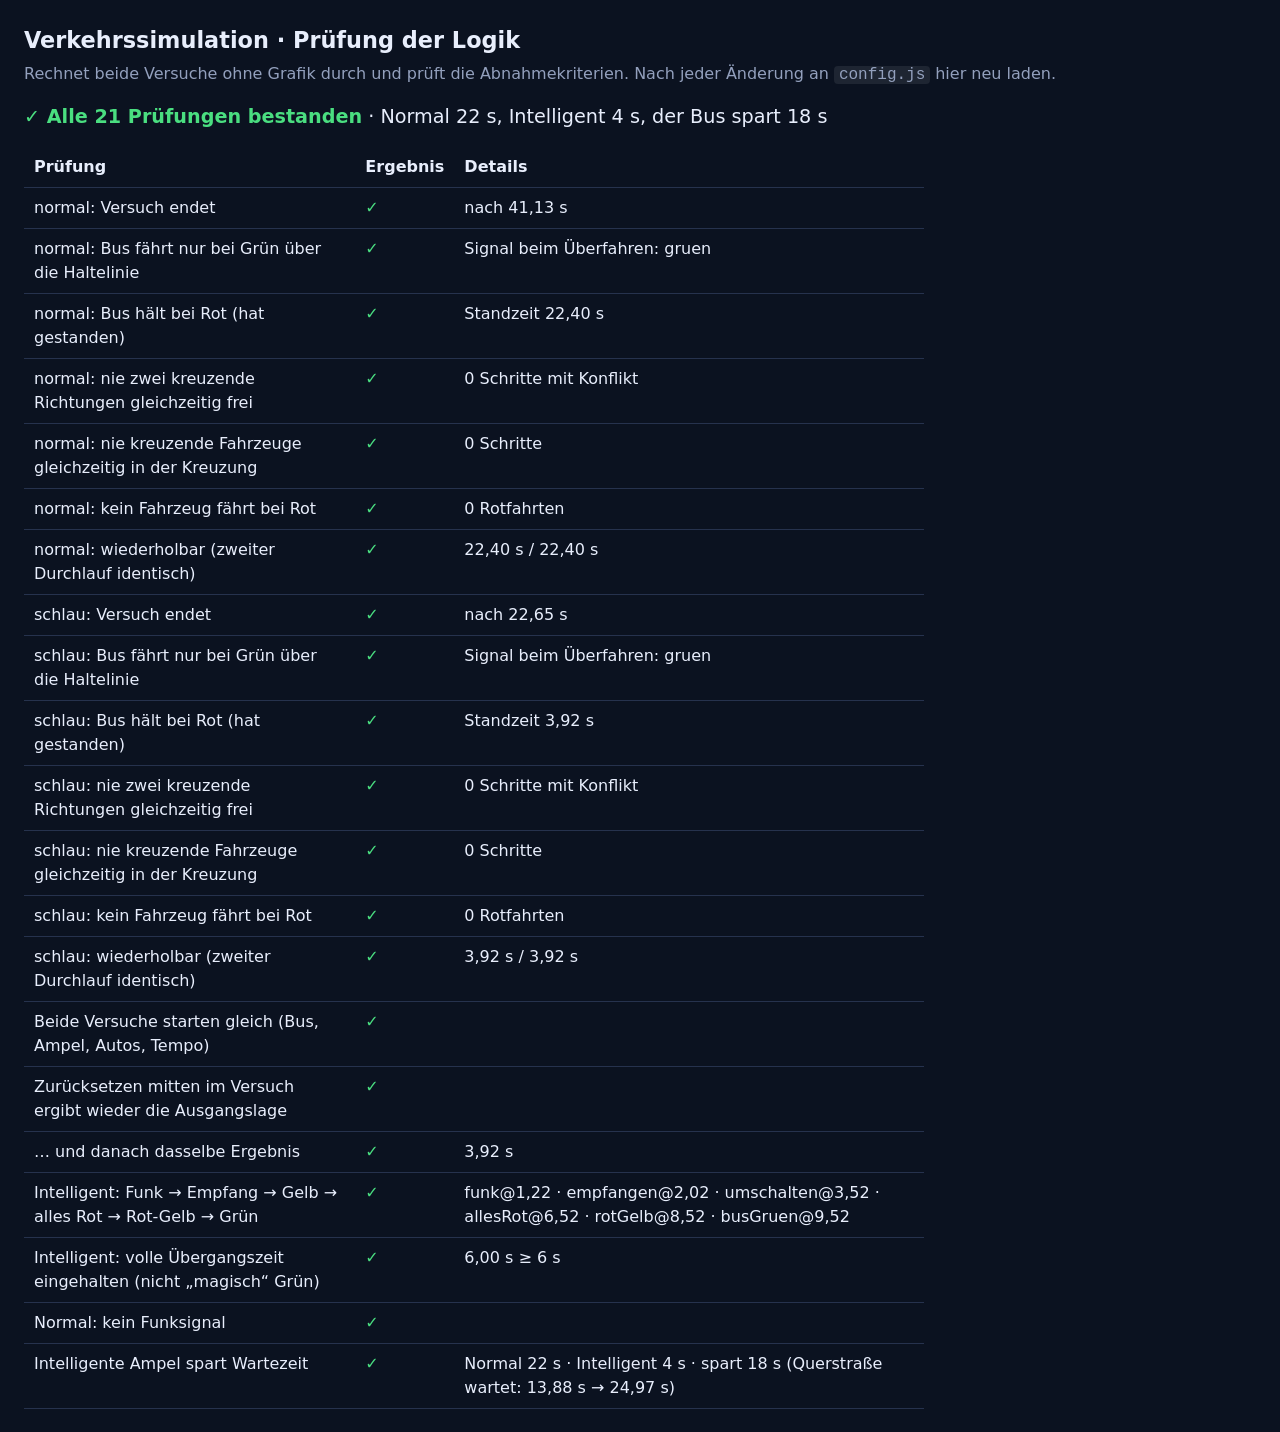
<file: verkehr/test.html>
<!doctype html>
<html lang="de">
<head>
<meta charset="utf-8">
<meta name="viewport" content="width=device-width, initial-scale=1">
<title>Verkehrssimulation – Prüfung</title>
<style>
  :root { color-scheme: dark; }
  body { margin: 0; padding: 24px; background: #0b1220; color: #e8eefc; font: 16px/1.5 system-ui, "Segoe UI", sans-serif; }
  h1 { font-size: 1.4rem; margin: 0 0 4px; }
  p { color: #93a0bd; margin: 0 0 16px; }
  table { border-collapse: collapse; width: 100%; max-width: 900px; }
  td, th { text-align: left; padding: 8px 10px; border-bottom: 1px solid #26324d; vertical-align: top; }
  .ok { color: #4ade80; font-weight: 700; }
  .fail { color: #ff6b6b; font-weight: 700; }
  code { background: #ffffff14; padding: 0 .3em; border-radius: 4px; }
  #summary { font-size: 1.2rem; margin: 16px 0; }
</style>
</head>
<body>
<h1>Verkehrssimulation · Prüfung der Logik</h1>
<p>Rechnet beide Versuche ohne Grafik durch und prüft die Abnahmekriterien. Nach jeder Änderung an <code>config.js</code> hier neu laden.</p>
<div id="summary">Prüfe …</div>
<table><thead><tr><th>Prüfung</th><th>Ergebnis</th><th>Details</th></tr></thead><tbody id="rows"></tbody></table>
<script type="module">
import { Simulation, GRUEN } from './sim.js';
import { CONFIG } from './config.js';

const rows = [];
const check = (name, ok, detail = '') => rows.push({ name, ok, detail });
const f1 = (x) => x.toFixed(2).replace('.', ',');

const runs = {};
for (const modus of ['normal', 'schlau']) {
  const a = new Simulation(modus).bisEnde();
  const b = new Simulation(modus).bisEnde();
  runs[modus] = a;
  check(`${modus}: Versuch endet`, a.fertig, `nach ${f1(a.t)} s`);
  check(`${modus}: Bus fährt nur bei Grün über die Haltelinie`, a.bus.ueberfahrtSignal === GRUEN, `Signal beim Überfahren: ${a.bus.ueberfahrtSignal}`);
  check(`${modus}: Bus hält bei Rot (hat gestanden)`, a.bus.gewartet > 0, `Standzeit ${f1(a.bus.gewartet)} s`);
  check(`${modus}: nie zwei kreuzende Richtungen gleichzeitig frei`, a.konflikte === 0, `${a.konflikte} Schritte mit Konflikt`);
  check(`${modus}: nie kreuzende Fahrzeuge gleichzeitig in der Kreuzung`, a.kreuzungsKonflikte === 0, `${a.kreuzungsKonflikte} Schritte`);
  check(`${modus}: kein Fahrzeug fährt bei Rot`, a.rotFahrten === 0, `${a.rotFahrten} Rotfahrten`);
  check(`${modus}: wiederholbar (zweiter Durchlauf identisch)`, a.bus.gewartet === b.bus.gewartet && a.t === b.t && JSON.stringify(a.ereignisse) === JSON.stringify(b.ereignisse),
    `${f1(a.bus.gewartet)} s / ${f1(b.bus.gewartet)} s`);
}

// gleiche Ausgangslage
const s1 = new Simulation('normal'), s2 = new Simulation('schlau');
const lage = (s) => JSON.stringify({ phase: s.phase, inPhase: s.inPhase, f: s.fahrzeuge.map((f) => [f.typ, f.spur, f.s, f.v]) });
check('Beide Versuche starten gleich (Bus, Ampel, Autos, Tempo)', lage(s1) === lage(s2));

// Reset mitten im Versuch
const s3 = new Simulation('schlau');
for (let i = 0; i < 400; i++) s3.schritt();
s3.reset('schlau');
check('Zurücksetzen mitten im Versuch ergibt wieder die Ausgangslage', lage(s3) === lage(s2) && s3.t === 0);
s3.bisEnde();
check('… und danach dasselbe Ergebnis', s3.bus.gewartet === runs.schlau.bus.gewartet, `${f1(s3.bus.gewartet)} s`);

// Funksignal und sichere Umschaltung im intelligenten Modus
const e = runs.schlau.ereignisse.map((x) => x.typ);
const order = ['funk', 'empfangen', 'umschalten', 'allesRot', 'rotGelb', 'busGruen'];
const idx = order.map((x) => e.indexOf(x));
check('Intelligent: Funk → Empfang → Gelb → alles Rot → Rot-Gelb → Grün', idx.every((v, i) => v >= 0 && (i === 0 || v > idx[i - 1])), order.map((x, i) => `${x}@${idx[i] >= 0 ? f1(runs.schlau.ereignisse[idx[i]].t) : '–'}`).join(' · '));
const tUm = runs.schlau.ereignisse.find((x) => x.typ === 'umschalten');
const tGr = runs.schlau.ereignisse.find((x) => x.typ === 'busGruen');
const minUeb = CONFIG.ampel.gelb + CONFIG.ampel.allesRot + CONFIG.ampel.rotGelb;
check('Intelligent: volle Übergangszeit eingehalten (nicht „magisch“ Grün)', tUm && tGr && tGr.t - tUm.t >= minUeb - 1e-6, tUm && tGr ? `${f1(tGr.t - tUm.t)} s ≥ ${minUeb} s` : '');
check('Normal: kein Funksignal', !runs.normal.ereignisse.some((x) => x.typ === 'funk'));

const wN = Simulation.runden(runs.normal.bus.gewartet), wS = Simulation.runden(runs.schlau.bus.gewartet);
check('Intelligente Ampel spart Wartezeit', wS < wN, `Normal ${wN} s · Intelligent ${wS} s · spart ${wN - wS} s (Querstraße wartet: ${f1(runs.normal.querWarten)} s → ${f1(runs.schlau.querWarten)} s)`);

const bad = rows.filter((r) => !r.ok).length;
document.getElementById('summary').innerHTML = bad
  ? `<span class="fail">✗ ${bad} von ${rows.length} Prüfungen fehlgeschlagen</span>`
  : `<span class="ok">✓ Alle ${rows.length} Prüfungen bestanden</span> · Normal ${wN} s, Intelligent ${wS} s, der Bus spart ${wN - wS} s`;
document.getElementById('rows').innerHTML = rows.map((r) => `<tr><td>${r.name}</td><td class="${r.ok ? 'ok' : 'fail'}">${r.ok ? '✓' : '✗'}</td><td>${r.detail}</td></tr>`).join('');
window.__testErgebnis = { bestanden: rows.length - bad, gesamt: rows.length, rows, wN, wS };
</script>
</body>
</html>
</file>
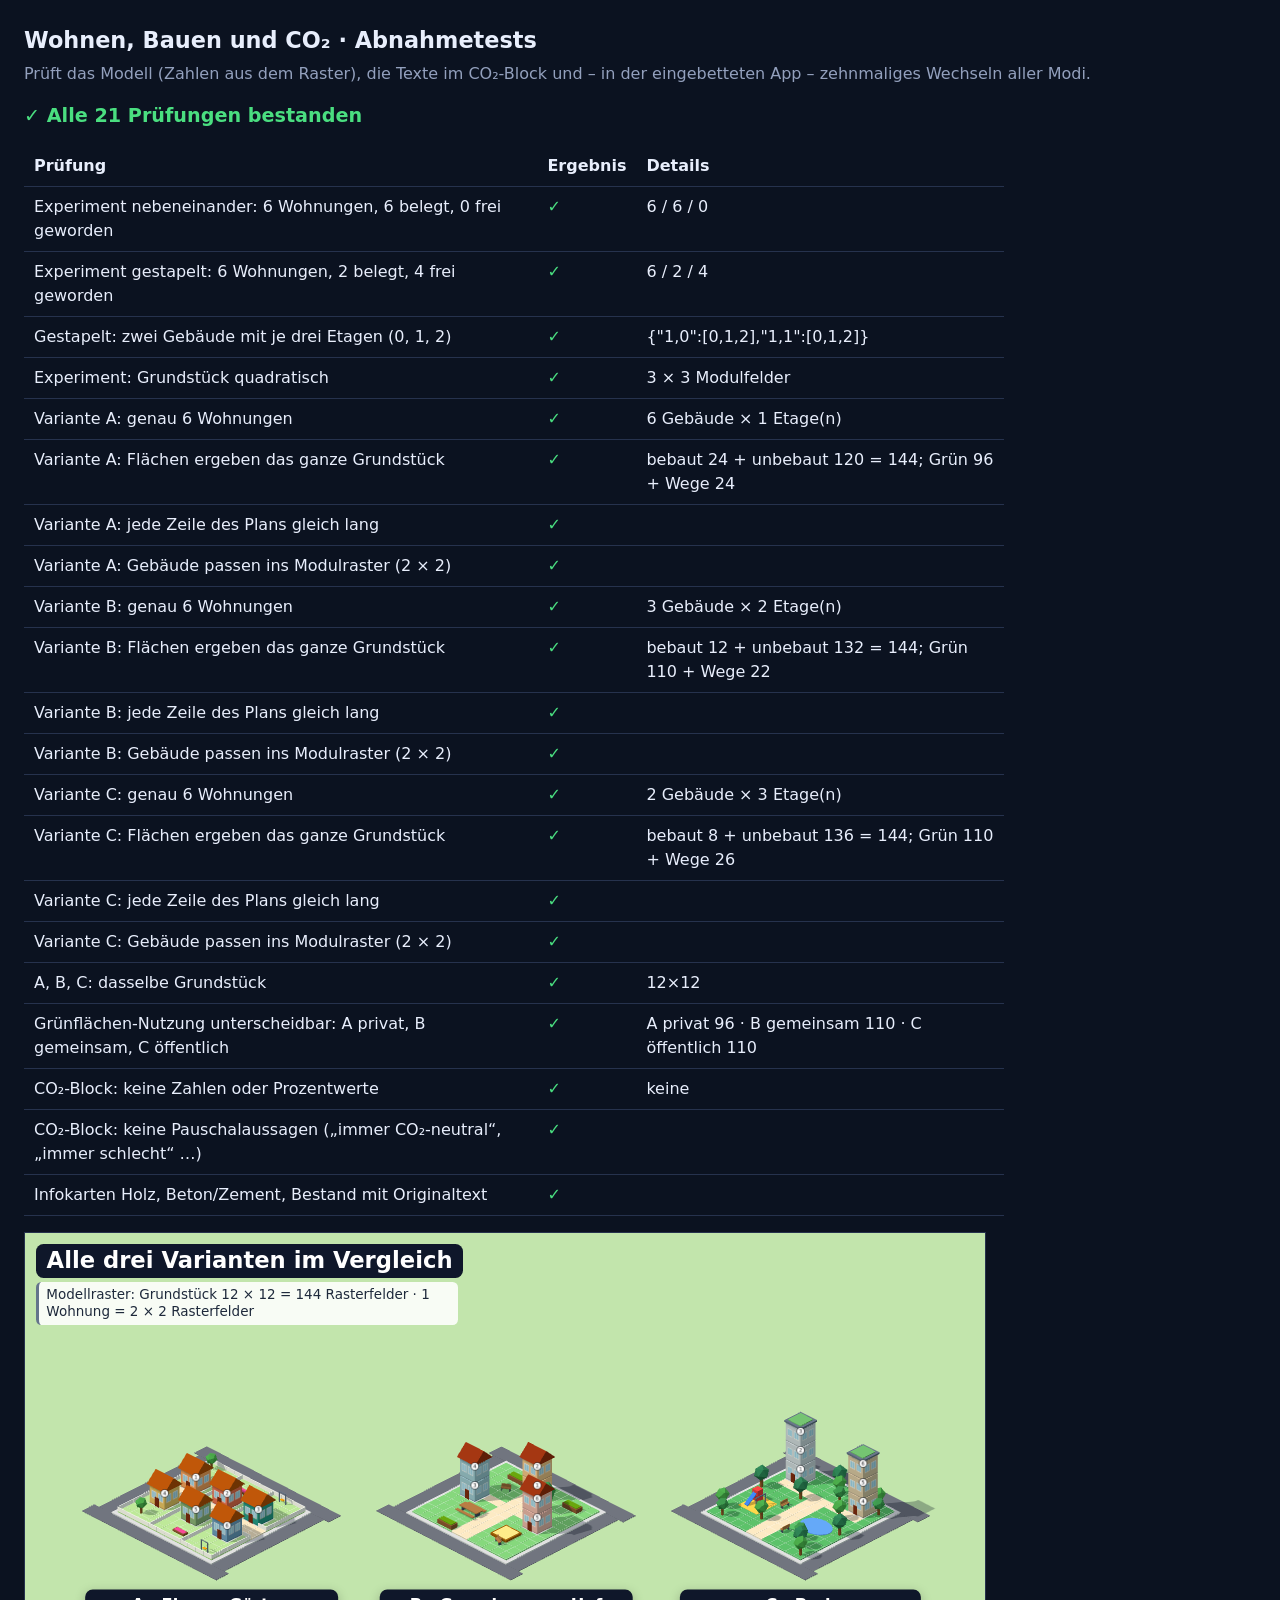
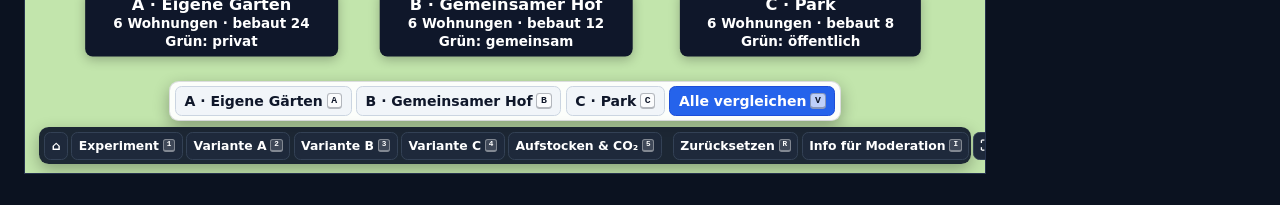
<file: wohnen/test.html>
<!doctype html>
<html lang="de">
<head>
<meta charset="utf-8">
<meta name="viewport" content="width=device-width, initial-scale=1">
<title>Wohnen, Bauen und CO₂ – Prüfung</title>
<style>
  :root { color-scheme: dark; }
  body { margin: 0; padding: 24px; background: #0b1220; color: #e8eefc; font: 16px/1.5 system-ui, "Segoe UI", sans-serif; }
  h1 { font-size: 1.4rem; margin: 0 0 4px; }
  p { color: #93a0bd; margin: 0 0 16px; }
  table { border-collapse: collapse; width: 100%; max-width: 980px; }
  td, th { text-align: left; padding: 8px 10px; border-bottom: 1px solid #26324d; vertical-align: top; }
  .ok { color: #4ade80; font-weight: 700; } .fail { color: #ff6b6b; font-weight: 700; }
  #summary { font-size: 1.2rem; margin: 16px 0; }
  iframe { width: 960px; height: 540px; border: 1px solid #26324d; margin-top: 16px; }
</style>
</head>
<body>
<h1>Wohnen, Bauen und CO₂ · Abnahmetests</h1>
<p>Prüft das Modell (Zahlen aus dem Raster), die Texte im CO₂-Block und – in der eingebetteten App – zehnmaliges Wechseln aller Modi.</p>
<div id="summary">Prüfe …</div>
<table><thead><tr><th>Prüfung</th><th>Ergebnis</th><th>Details</th></tr></thead><tbody id="rows"></tbody></table>
<iframe id="app" src="index.html" title="App für den Wechseltest"></iframe>
<script type="module">
import { CONFIG } from './config.js';
import { experimentZahlen, experimentModule, variantenZahlen, gebaeude, plan } from './model.js';

const rows = [];
const check = (name, ok, detail = '') => rows.push({ name, ok: !!ok, detail });

// Experiment
const n = experimentZahlen('nebeneinander'), s = experimentZahlen('gestapelt');
check('Experiment nebeneinander: 6 Wohnungen, 6 belegt, 0 frei geworden', n.wohnungen === 6 && n.belegt === 6 && n.freiGeworden === 0, `${n.wohnungen} / ${n.belegt} / ${n.freiGeworden}`);
check('Experiment gestapelt: 6 Wohnungen, 2 belegt, 4 frei geworden', s.wohnungen === 6 && s.belegt === 2 && s.freiGeworden === 4, `${s.wohnungen} / ${s.belegt} / ${s.freiGeworden}`);
const st = experimentModule('gestapelt');
const tuerme = {};
for (const m of st) (tuerme[`${m.x},${m.z}`] = tuerme[`${m.x},${m.z}`] || []).push(m.etage);
check('Gestapelt: zwei Gebäude mit je drei Etagen (0, 1, 2)', Object.keys(tuerme).length === 2 && Object.values(tuerme).every((e) => e.sort().join() === '0,1,2'), JSON.stringify(tuerme));
check('Experiment: Grundstück quadratisch', Number.isInteger(Math.sqrt(n.felder)), `${CONFIG.raster.experimentFelder} × ${CONFIG.raster.experimentFelder} Modulfelder`);

// Varianten
const groesse = new Set();
for (const v of ['A', 'B', 'C']) {
  const z = variantenZahlen(v), p = plan(v);
  groesse.add(`${p.length}×${p[0].length}`);
  check(`Variante ${v}: genau 6 Wohnungen`, z.wohnungen === 6, `${z.gebaeude} Gebäude × ${CONFIG.varianten[v].geschosse} Etage(n)`);
  check(`Variante ${v}: Flächen ergeben das ganze Grundstück`, z.bebaut + z.unbebaut === z.gesamt && z.gruen + z.wege === z.unbebaut, `bebaut ${z.bebaut} + unbebaut ${z.unbebaut} = ${z.gesamt}; Grün ${z.gruen} + Wege ${z.wege}`);
  check(`Variante ${v}: jede Zeile des Plans gleich lang`, p.every((r) => r.length === p.length));
  check(`Variante ${v}: Gebäude passen ins Modulraster (2 × 2)`, gebaeude(v).every((g) => g.felder % 4 === 0 && (g.x1 - g.x0 + 1) % 2 === 0 && (g.z1 - g.z0 + 1) % 2 === 0));
}
check('A, B, C: dasselbe Grundstück', groesse.size === 1, [...groesse].join(', '));
const a = variantenZahlen('A'), b = variantenZahlen('B'), c = variantenZahlen('C');
check('Grünflächen-Nutzung unterscheidbar: A privat, B gemeinsam, C öffentlich',
  a.privat > 0 && a.gemeinsam === 0 && a.oeffentlich === 0 && b.gemeinsam > 0 && b.privat === 0 && b.oeffentlich === 0 && c.oeffentlich > 0 && c.privat === 0 && c.gemeinsam === 0,
  `A ${a.gruenTyp} ${a.privat} · B ${b.gruenTyp} ${b.gemeinsam} · C ${c.gruenTyp} ${c.oeffentlich}`);

// CO₂-Block: keine Zahlen, keine Prozent, keine Pauschalaussagen
const au = CONFIG.aufstocken;
const co2Texte = [au.frage, au.einsparen, au.bilanz, au.abwaegen, au.check.frage, au.check.antwort, ...au.karten.map((k) => k.text), ...Object.values(au.labels)];
check('CO₂-Block: keine Zahlen oder Prozentwerte', co2Texte.every((t) => !/[0-9%]/.test(t)), co2Texte.filter((t) => /[0-9%]/.test(t)).join(' | ') || 'keine');
const verboten = [/immer\s+CO₂-neutral/i, /immer\s+schlecht/i, /klimaneutral/i, /spart\s+\d/i];
check('CO₂-Block: keine Pauschalaussagen („immer CO₂-neutral“, „immer schlecht“ …)', co2Texte.every((t) => !verboten.some((r) => r.test(t)) || /Kein Baustoff ist immer/.test(t)));
check('Infokarten Holz, Beton/Zement, Bestand mit Originaltext', au.karten.map((k) => k.titel).join() === 'Holz,Beton/Zement,Bestand' && au.karten[0].text.startsWith('Bäume nehmen beim Wachsen CO₂ auf.'));

function zeigen() {
  const bad = rows.filter((r) => !r.ok).length;
  document.getElementById('summary').innerHTML = bad ? `<span class="fail">✗ ${bad} von ${rows.length} Prüfungen fehlgeschlagen</span>` : `<span class="ok">✓ Alle ${rows.length} Prüfungen bestanden</span>`;
  document.getElementById('rows').innerHTML = rows.map((r) => `<tr><td>${r.name}</td><td class="${r.ok ? 'ok' : 'fail'}">${r.ok ? '✓' : '✗'}</td><td>${r.detail}</td></tr>`).join('');
  window.__testErgebnis = { bestanden: rows.length - bad, gesamt: rows.length, rows };
}
zeigen();

// Wechseltest in der eingebetteten App: 10 × alle fünf Modi (mit Teilschritten), danach Zustand vergleichen
const frame = document.getElementById('app');
frame.addEventListener('load', async () => {
  const w = frame.contentWindow;
  for (let i = 0; i < 100 && !w.__wohnenOk; i++) await new Promise((r) => setTimeout(r, 100));
  if (!w.__wohnenOk) { check('Wechseltest: App geladen', false, 'App nicht geladen'); return zeigen(); }
  const api = w.__wohnen, welt = api.welt();
  const pause = (ms) => new Promise((r) => setTimeout(r, ms));
  const runde = async (ms = 20) => {
    for (const m of ['experiment', 'A', 'B', 'C', 'aufstocken']) {
      api.modus(m);
      api.weiter(1); api.weiter(1);
      await pause(ms);
    }
    api.modus('vergleich'); await pause(ms);
    api.modus('start'); await pause(ms);
  };
  // Aufwärmen: jede Szene so lange zeigen, dass sie sicher einmal gezeichnet und auf die Grafikkarte geladen wird
  await runde(400);
  api.modus('experiment'); await pause(3500);
  const vorher = welt.info();
  for (let i = 0; i < 10; i++) await runde();
  api.modus('experiment'); await pause(3500);
  const nachher = welt.info();
  check('10 × alle Modi wechseln: keine zusätzlichen Objekte', nachher.objekte === vorher.objekte, `${vorher.objekte} → ${nachher.objekte} Objekte`);
  check('… keine zusätzlichen Geometrien oder Texturen im Speicher', nachher.geometrien === vorher.geometrien && nachher.texturen === vorher.texturen, `Geometrien ${vorher.geometrien} → ${nachher.geometrien}, Texturen ${vorher.texturen} → ${nachher.texturen}`);
  check('… genau eine Szene sichtbar', nachher.sichtbar.length === 1 && nachher.sichtbar[0] === 'experiment', nachher.sichtbar.join(', '));
  const z = api.experimentZahlen(api.S.exp.anzeige);
  check('… Experiment danach im Ausgangszustand (6 / 6 / 0)', z.belegt === 6 && z.freiGeworden === 0 && api.S.exp.zustand === 'nebeneinander', `${z.wohnungen} / ${z.belegt} / ${z.freiGeworden}`);
  zeigen();
});
</script>
</body>
</html>
</file>
<file: dashboard.css>
/* START IT SMART – gemeinsame Gestaltung der zwei Dashboards (Regie-Soundboard, Show-Zentrale).
 * Farben aus dem Original-Logo: Petrol #017374, Türkis #1a96a0, Gelb #ffbd59, Weiß. */
@font-face { font-family: "DM Sans"; src: url("stadt/schrift/dm-sans.woff2") format("woff2"); font-weight: 100 1000; font-display: swap; }

:root {
  --petrol: #017374;
  --petrol-dunkel: #0a4d52;
  --tuerkis: #1a96a0;
  --tuerkis-hell: #e3f2f3;
  --gelb: #ffbd59;
  --gelb-hell: #fff3dc;
  --weiss: #ffffff;
  --grund: #f3f7f7;
  --text: #133033;
  --text-leise: #56706f;
  --linie: #d3e3e3;
  --rot: #b4232c;
  --radius: 14px;
  --schatten: 0 1px 2px rgba(10, 60, 64, .08), 0 4px 14px rgba(10, 60, 64, .06);
}

* { box-sizing: border-box; }
html, body { margin: 0; }
body { font: 16px/1.45 "DM Sans", system-ui, -apple-system, "Segoe UI", sans-serif; color: var(--text); background: var(--grund); }
button, input, select, textarea { font: inherit; color: inherit; }
a { color: var(--petrol); }
kbd { display: inline-block; min-width: 1.6em; padding: 0 .35em; border: 1px solid var(--linie); border-bottom-width: 2px; border-radius: 6px;
      background: var(--weiss); font: 600 12px/1.6 "DM Sans", system-ui, sans-serif; text-align: center; color: var(--text-leise); }
.ico { width: 22px; height: 22px; flex: none; fill: none; stroke: currentColor; stroke-width: 2; stroke-linecap: round; stroke-linejoin: round; }
.sr { position: absolute; width: 1px; height: 1px; overflow: hidden; clip: rect(0 0 0 0); white-space: nowrap; }

/* ---------- Kopf (beide Seiten) */
.kopf { display: flex; align-items: center; gap: 22px; padding: 14px 24px; background: var(--petrol-dunkel); color: var(--weiss); flex-wrap: wrap; }
.kopf .logo { display: block; height: 40px; width: auto; }
.kopf .trenner { width: 2px; align-self: stretch; background: rgba(255,255,255,.35); border-radius: 2px; }
.kopf h1 { margin: 0; font-size: 26px; line-height: 1.1; letter-spacing: .005em; }
.kopf p { margin: 2px 0 0; color: #cfe7e8; font-size: 15px; }
.kopf .rechts { margin-left: auto; display: flex; gap: 10px; align-items: center; }
.kopf-link { display: inline-flex; align-items: center; gap: 8px; padding: 10px 16px; border-radius: 999px; background: var(--weiss); color: var(--petrol-dunkel);
             font-weight: 700; text-decoration: none; white-space: nowrap; }
.kopf-link:hover { background: var(--gelb); }
.kopf-link:focus-visible, button:focus-visible, a:focus-visible, input:focus-visible { outline: 3px solid var(--gelb); outline-offset: 2px; }

/* ---------- Knöpfe */
.knopf { display: inline-flex; align-items: center; justify-content: center; gap: 8px; padding: 9px 16px; border: 1px solid var(--linie); border-radius: 10px;
         background: var(--weiss); color: var(--text); font-weight: 700; cursor: pointer; text-decoration: none; }
.knopf:hover { border-color: var(--tuerkis); }
.knopf.haupt { background: var(--petrol); border-color: var(--petrol); color: var(--weiss); }
.knopf.haupt:hover { background: var(--petrol-dunkel); }
.knopf.gelb { background: var(--gelb); border-color: var(--gelb); color: #2b2100; }
.knopf.gelb:hover { background: #ffb13b; }
.knopf[aria-disabled="true"], .knopf:disabled { opacity: .55; cursor: not-allowed; }
.knopf.klein { padding: 5px 10px; font-size: 14px; border-radius: 8px; }

/* =====================================================================
 * Dashboard 1 – Regie-Soundboard
 * ===================================================================== */
.leiste { position: sticky; top: 0; z-index: 5; background: var(--weiss); border-bottom: 1px solid var(--linie); padding: 10px 24px; display: flex; flex-wrap: wrap; gap: 10px 18px; align-items: center; }
.sprecherwahl { display: inline-flex; border: 1px solid var(--linie); border-radius: 999px; padding: 3px; background: var(--grund); }
.sprecherwahl button { border: 0; background: none; padding: 6px 14px; border-radius: 999px; cursor: pointer; font-weight: 600; color: var(--text-leise); display: inline-flex; gap: 6px; align-items: center; }
.sprecherwahl button[aria-pressed="true"] { background: var(--petrol); color: var(--weiss); }
.sprecherwahl .ico { width: 18px; height: 18px; }
.missionswahl { display: flex; flex-wrap: wrap; gap: 6px; }
.missionswahl button { display: inline-flex; align-items: center; gap: 6px; padding: 6px 11px; border: 1px solid var(--linie); border-radius: 10px; background: var(--weiss); cursor: pointer; font-weight: 600; font-size: 15px; }
.missionswahl button .ico { width: 18px; height: 18px; color: var(--petrol); }
.missionswahl button.aktiv { background: var(--gelb-hell); border-color: var(--gelb); }
.missionswahl button.spielt { box-shadow: inset 0 -3px 0 var(--gelb); }
.missionswahl button:disabled { opacity: .4; cursor: default; }

main.liste { max-width: 1280px; margin: 0 auto; padding: 18px 24px 140px; }
.fehler { padding: 16px; border-radius: var(--radius); background: #fde8e8; color: var(--rot); font-weight: 600; }

.mission { background: var(--weiss); border: 1px solid var(--linie); border-radius: var(--radius); margin: 0 0 12px; box-shadow: var(--schatten); scroll-margin-top: 80px; overflow: hidden; }
.mission[hidden] { display: none; }
.mission-kopf { width: 100%; display: flex; align-items: center; gap: 12px; padding: 12px 18px; border: 0; background: var(--tuerkis-hell); cursor: pointer; text-align: left; }
.mission-kopf .ico { width: 26px; height: 26px; color: var(--petrol); }
.mission-kopf h2 { margin: 0; font-size: 20px; }
.mission-kopf .anzahl { margin-left: auto; color: var(--text-leise); font-size: 14px; white-space: nowrap; }
.mission-kopf .pfeil { width: 22px; height: 22px; transition: transform .15s; color: var(--petrol); }
.mission[data-offen="false"] .pfeil { transform: rotate(-90deg); }
.mission[data-offen="false"] .tabelle { display: none; }

.tabelle { padding: 4px 10px 10px; }
.zeile { display: grid; grid-template-columns: 78px 178px minmax(0, 1fr) 64px 118px 58px; gap: 12px; align-items: center; padding: 9px 8px; border-radius: 10px; }
.zeile + .zeile { border-top: 1px solid var(--linie); }
.zeile.kopfzeile { font-size: 13px; font-weight: 700; color: var(--text-leise); padding-top: 6px; padding-bottom: 6px; border-top: 0; }
.clip .nr { display: flex; flex-direction: column; align-items: flex-start; gap: 3px; }
.clip .nr b { font-size: 19px; line-height: 1; padding: 6px 8px; border-radius: 8px; background: var(--grund); }
.clip .sprecher { display: flex; align-items: center; gap: 8px; font-weight: 700; font-size: 15px; }
.clip .sprecher .ico { width: 26px; height: 26px; color: var(--petrol); }
.clip[data-stimme="ki"] .sprecher .ico { color: #5b4bb0; }
.clip .szene { font-size: 13px; color: var(--text-leise); margin-bottom: 2px; }
.clip .text { margin: 0; font-size: 16.5px; }
.clip .dauer { font-variant-numeric: tabular-nums; color: var(--text-leise); text-align: right; }
.clip .status { font-size: 14px; color: var(--text-leise); font-variant-numeric: tabular-nums; }
.clip .status.fehlt { color: var(--rot); font-weight: 700; }
.clip .play { width: 50px; height: 42px; border-radius: 10px; border: 0; background: var(--petrol); color: var(--weiss); cursor: pointer; display: grid; place-items: center; }
.clip .play:hover { background: var(--petrol-dunkel); }
.clip .play:disabled { background: #b8c9c9; cursor: not-allowed; }
.clip .play .ico { width: 22px; height: 22px; }
.clip.aus { display: none; }
.clip.gespielt .status { color: var(--petrol); }
.clip.naechster { box-shadow: inset 4px 0 0 var(--tuerkis); }
.clip.naechster .status::before { content: "als Nächstes · "; color: var(--tuerkis); font-weight: 700; }
.clip.laeuft { background: var(--gelb-hell); box-shadow: inset 5px 0 0 var(--gelb); }
.clip.laeuft .nr b { background: var(--gelb); }
.clip.laeuft .play { background: var(--rot); }
.clip.laeuft .status { color: #6b4a00; font-weight: 700; }
.clip.reserve .text, .clip.reserve .nr b { color: var(--text-leise); }
.hinweis { margin: 4px 8px; padding: 8px 12px; border-radius: 10px; background: var(--grund); color: var(--text-leise); font-size: 14px; border: 1px dashed var(--linie); }
.reserve-block { margin-top: 6px; border-top: 1px solid var(--linie); }
.reserve-block > summary { cursor: pointer; padding: 10px 8px; font-size: 14px; font-weight: 700; color: var(--text-leise); }
.hilfe { color: var(--text-leise); font-size: 14px; margin: 18px 4px; }
.hilfe button { border: 0; background: none; color: var(--petrol); text-decoration: underline; cursor: pointer; padding: 0; font-size: 14px; }

.pult { position: fixed; left: 0; right: 0; bottom: 0; z-index: 6; background: var(--weiss); border-top: 1px solid var(--linie); box-shadow: 0 -4px 18px rgba(10,60,64,.08);
        display: grid; grid-template-columns: minmax(0, 1fr) auto auto; gap: 8px 22px; align-items: center; padding: 12px 24px; }
.pult .jetzt { min-width: 0; }
.pult .jetzt-zeile { white-space: nowrap; overflow: hidden; text-overflow: ellipsis; font-weight: 700; }
.pult .jetzt-zeile .leise { font-weight: 400; color: var(--text-leise); }
.pult .balken { height: 6px; border-radius: 3px; background: var(--grund); overflow: hidden; margin-top: 6px; }
.pult .balken span { display: block; height: 100%; width: 0; background: var(--gelb); }
.pult .stopp { background: var(--rot); border-color: var(--rot); color: var(--weiss); padding: 11px 18px; }
.pult .stopp kbd { background: transparent; color: #ffe1e1; border-color: rgba(255,255,255,.5); }
.pult .laut { display: flex; align-items: center; gap: 10px; }
.pult .laut input { width: 170px; accent-color: var(--tuerkis); }
.pult .laut output { min-width: 3.4em; font-variant-numeric: tabular-nums; font-weight: 700; }

@media (max-width: 900px) {
  .kopf { padding: 12px 16px; gap: 12px; }
  .kopf .trenner { display: none; }
  .kopf h1 { font-size: 21px; }
  .leiste { padding: 8px 16px; position: static; }
  main.liste { padding: 12px 16px 170px; }
  .zeile.kopfzeile { display: none; }
  .zeile { grid-template-columns: 64px minmax(0, 1fr) 54px; grid-template-areas: "nr inhalt play" "nr sprecher play" "nr meta play"; gap: 4px 10px; }
  .clip .nr { grid-area: nr; } .clip .inhalt { grid-area: inhalt; } .clip .sprecher { grid-area: sprecher; font-size: 13px; }
  .clip .dauer, .clip .status { grid-area: meta; text-align: left; font-size: 13px; }
  .clip .dauer { justify-self: end; }
  .clip .play { grid-area: play; }
  .pult { grid-template-columns: 1fr auto; padding: 10px 16px; }
  .pult .laut { grid-column: 1 / -1; }
  .pult .laut input { flex: 1; width: auto; }
}

/* =====================================================================
 * Dashboard 2 – Show-Zentrale
 * ===================================================================== */
main.zentrale { max-width: 1240px; margin: 0 auto; padding: 22px 24px 40px; }
.kacheln { display: grid; grid-template-columns: repeat(2, minmax(0, 1fr)); gap: 18px; }
.kachel { background: var(--weiss); border: 1px solid var(--linie); border-radius: 18px; box-shadow: var(--schatten); padding: 16px; display: flex; flex-direction: column; gap: 12px; }
.kachel-kopf { display: flex; gap: 14px; align-items: center; }
.kachel-icon { width: 54px; height: 54px; border-radius: 50%; background: var(--tuerkis-hell); color: var(--petrol); display: grid; place-items: center; flex: none; }
.kachel-icon .ico { width: 30px; height: 30px; }
.kachel h2 { margin: 0; font-size: 23px; line-height: 1.15; }
.kachel-kopf p { margin: 2px 0 0; color: var(--text-leise); }
.kachel-bild { width: 100%; aspect-ratio: 3 / 1; object-fit: cover; border-radius: 12px; display: block; background: var(--tuerkis-hell); }
.kachel-band { aspect-ratio: 5 / 1; border-radius: 12px; display: grid; place-items: center; background: linear-gradient(135deg, var(--petrol), var(--tuerkis)); color: var(--weiss); }
.kachel-band .ico { width: 84px; height: 84px; stroke-width: 1.4; }
.kachel .los { width: 100%; padding: 13px 18px; font-size: 19px; border-radius: 999px; }
.kachel .los .ico { width: 20px; height: 20px; }
.kachel-info { margin: 0; font-size: 14px; color: var(--text-leise); display: flex; flex-wrap: wrap; gap: 4px 12px; align-items: center; }
.kachel-info button.textlink { border: 0; background: none; padding: 0; color: var(--petrol); text-decoration: underline; cursor: pointer; font-size: 14px; }
.kachel-info .laden { font-variant-numeric: tabular-nums; }
.kachel-info .laden.ok { color: var(--petrol); font-weight: 700; }
.kachel-info .laden.fehler { color: var(--rot); font-weight: 700; }
.kachel .zweit { display: flex; flex-wrap: wrap; gap: 8px; }
.fuss { margin-top: 22px; display: flex; flex-wrap: wrap; gap: 10px 18px; align-items: center; color: var(--text-leise); font-size: 14px; }

dialog { border: 0; border-radius: 18px; padding: 0; max-width: min(640px, calc(100vw - 32px)); box-shadow: 0 20px 60px rgba(0,0,0,.3); color: var(--text); }
dialog::backdrop { background: rgba(6, 40, 44, .55); }
.dlg-kopf { display: flex; align-items: center; gap: 12px; padding: 16px 20px; background: var(--petrol-dunkel); color: var(--weiss); }
.dlg-kopf h2 { margin: 0; font-size: 21px; }
.dlg-kopf .zu { margin-left: auto; border: 0; background: none; color: var(--weiss); font-size: 26px; cursor: pointer; line-height: 1; }
.dlg-inhalt { padding: 16px 20px 20px; }
.dlg-inhalt ol { padding-left: 1.3em; margin: 0; }
.dlg-inhalt li { margin-bottom: 14px; }
.dlg-inhalt li p { margin: 4px 0 8px; color: var(--text-leise); }
.dlg-inhalt label { display: block; font-weight: 700; margin: 12px 0 4px; }
.dlg-inhalt input[type="url"] { width: 100%; padding: 9px 11px; border: 1px solid var(--linie); border-radius: 9px; }
.dlg-inhalt .klein { font-size: 14px; color: var(--text-leise); }
.dlg-knoepfe { display: flex; gap: 10px; justify-content: flex-end; margin-top: 16px; flex-wrap: wrap; }

/* Filmwiedergabe (normales Video-Element, auf Wunsch im Vollbild) */
#kino { position: fixed; inset: 0; z-index: 50; background: #000; }
#kino[hidden] { display: none; }
#kino video { width: 100%; height: 100%; object-fit: contain; background: #000; display: block; }
#kino video.zuende { visibility: hidden; }
#kino.ruhig { cursor: none; }
.kino-leiste { position: absolute; left: 50%; bottom: 22px; transform: translateX(-50%); display: flex; gap: 10px; align-items: center; padding: 10px 14px;
               border-radius: 14px; background: rgba(10, 20, 24, .82); color: #fff; transition: opacity .25s; white-space: nowrap; }
#kino.ruhig .kino-leiste { opacity: 0; pointer-events: none; }
.kino-leiste .titel { font-weight: 700; margin-right: 6px; }
.kino-leiste .zeit { font-variant-numeric: tabular-nums; color: #cfe7e8; margin-right: 6px; }
.kino-leiste button { border: 1px solid rgba(255,255,255,.35); background: rgba(255,255,255,.08); color: #fff; border-radius: 9px; padding: 7px 12px; cursor: pointer; font-weight: 600; }
.kino-leiste button:hover { background: rgba(255,255,255,.2); }
#kinoKlick { position: absolute; inset: 0; display: grid; place-items: center; background: rgba(0,0,0,.6); color: #fff; font-size: 30px; font-weight: 700; border: 0; cursor: pointer; width: 100%; }
#kinoKlick[hidden] { display: none; }

/* Eigenes Filmfenster (show.html?film=…) */
.filmfenster { min-height: 100vh; display: grid; place-items: center; background: radial-gradient(circle at 50% 35%, #12454a, #041416 70%); color: #fff; text-align: center; padding: 24px; }
.filmfenster h1 { margin: 0 0 6px; font-size: 34px; }
.filmfenster p { color: #cfe7e8; margin: 0 0 22px; }
.filmfenster .knopf { font-size: 22px; padding: 16px 28px; }

/* Abschlussfolie mit QR-Codes */
#folie { position: fixed; inset: 0; z-index: 60; display: grid; place-items: center; background: linear-gradient(160deg, #0f2a3f, #0a1626 55%, #0b1f1c); color: #fff; cursor: pointer; }
#folie[hidden] { display: none; }
.folie-inhalt { text-align: center; width: min(92vw, 1700px); }
.folie-inhalt h1 { font-size: clamp(34px, 4.4vw, 76px); margin: 0 0 .5vh; }
.folie-inhalt p.unter { font-size: clamp(18px, 1.9vw, 34px); margin: 0 0 3vh; color: #bfe9ff; }
.qr-reihe { display: flex; gap: 6vw; justify-content: center; }
.qr { background: #fff; color: #0b1220; border-radius: 28px; padding: 1.6vw 1.6vw 1.2vw; width: min(36vw, 56vh); }
.qr .code { width: 100%; aspect-ratio: 1; }
.qr .code svg { width: 100%; height: 100%; display: block; }
.qr .titel { font-size: clamp(22px, 2.3vw, 42px); font-weight: 800; margin-top: .8vw; }
.qr .url { font-size: clamp(12px, 1.05vw, 20px); color: #4a5568; margin-top: .4vw; word-break: break-all; }
.qr.fehlt .code { display: grid; place-items: center; border: 4px dashed #c7ced8; border-radius: 16px; color: #8a96a8; font-size: clamp(16px, 1.6vw, 28px); }

@media (max-width: 860px) {
  main.zentrale { padding: 14px 16px 30px; }
  .kacheln { grid-template-columns: 1fr; }
  .kachel h2 { font-size: 20px; }
}
</file>
<file: minecraft/style.css>
:root {
  --bg: #f4f6f1; --karte: #ffffff; --ink: #18221b; --leise: #5b6b60; --linie: #d8dfd5;
  --gruen: #2f7d32; --gruen-hell: #e3f1df; --grau: #5d6068; --wasser: #1f7fbf; --warn: #9a5b00; --warn-bg: #fff4dc;
  --code: #eef1ec;
}
@media (prefers-color-scheme: dark) {
  :root:not([data-theme="light"]) {
    --bg: #141815; --karte: #1d221e; --ink: #e7ece6; --leise: #9aa79d; --linie: #333b34;
    --gruen: #6cc070; --gruen-hell: #20331f; --wasser: #6cb6ea; --warn: #f0b860; --warn-bg: #2f2716; --code: #262c27;
  }
}
* { box-sizing: border-box; }
[hidden] { display: none !important; }
body { margin: 0; background: var(--bg); color: var(--ink); font: 17px/1.5 system-ui, "Segoe UI", sans-serif; }
.wrap { max-width: 1080px; margin: 0 auto; padding: 0 16px; }
.kopf { background: linear-gradient(180deg, #2b3a2e, #3b5a3e); color: #fff; padding: 28px 0 22px; }
.kicker { margin: 0; font-size: 13px; letter-spacing: .12em; text-transform: uppercase; opacity: .8; }
h1 { margin: 4px 0 8px; font-size: clamp(26px, 4vw, 38px); line-height: 1.15; }
.lead { margin: 0 0 12px; max-width: 760px; font-size: 18px; }
.status { margin: 0; display: inline-block; background: rgba(255,255,255,.12); border: 1px solid rgba(255,255,255,.3); padding: 6px 12px; border-radius: 8px; font-size: 15px; }
.status.ok { background: rgba(120,220,120,.18); }
section { margin: 28px 0; }
h2 { font-size: 23px; margin: 0 0 10px; }
h3 { margin: 0 0 6px; font-size: 18px; }
code, kbd { font-family: ui-monospace, Consolas, monospace; font-size: .9em; background: var(--code); padding: 1px 5px; border-radius: 4px; }
kbd { border: 1px solid var(--linie); }
a { color: var(--gruen); }
.zwei { display: grid; grid-template-columns: 1fr 1fr; gap: 22px; align-items: start; }
@media (max-width: 820px) { .zwei { grid-template-columns: 1fr; } }
figure { margin: 0; }
canvas { max-width: 100%; height: auto; display: block; border-radius: 10px; background: #dfe6dc; }
figcaption { font-size: 14px; color: var(--leise); margin-top: 6px; }
.eckdaten { padding-left: 18px; margin: 10px 0 0; }
.eckdaten li { margin: 3px 0; }
.karten { display: grid; grid-template-columns: 1.3fr 1fr; gap: 16px; }
@media (max-width: 820px) { .karten { grid-template-columns: 1fr; } }
.karte { background: var(--karte); border: 1px solid var(--linie); border-radius: 12px; padding: 16px 18px; }
.karte.haupt { border: 2px solid var(--gruen); }
.karte p { margin: 0 0 10px; }
button { font: inherit; cursor: pointer; border-radius: 8px; border: 1px solid var(--linie); background: var(--karte); color: var(--ink); padding: 6px 12px; }
button:hover { border-color: var(--gruen); }
button.gross { background: var(--gruen); color: #fff; border: 0; font-weight: 700; padding: 12px 20px; font-size: 18px; }
button.gross:disabled { opacity: .6; cursor: progress; }
button.leise { font-size: 14px; color: var(--leise); }
.knoepfe { display: flex; gap: 8px; flex-wrap: wrap; }
.klein { font-size: 14px; color: var(--leise); }
.befehl { display: flex; gap: 8px; align-items: stretch; margin: 6px 0 2px; max-width: 100%; }
.befehl code { flex: 1; display: block; padding: 7px 10px; overflow-x: auto; white-space: nowrap; font-size: 14px; border: 1px solid var(--linie); }
.befehl button { white-space: nowrap; font-size: 14px; }
.befehl button.kopiert { background: var(--gruen); color: #fff; border-color: var(--gruen); }
ol.schritte, ol.test { padding-left: 22px; }
ol.schritte > li, ol.test > li { margin: 0 0 14px; background: var(--karte); border: 1px solid var(--linie); border-radius: 10px; padding: 10px 14px; }
ol.test > li { list-style: none; position: relative; margin-left: -22px; }
ol.test > li.erledigt { border-color: var(--gruen); background: var(--gruen-hell); }
.test label { display: flex; gap: 10px; align-items: baseline; font-weight: 700; cursor: pointer; }
.test input[type=checkbox] { width: 20px; height: 20px; flex: none; position: relative; top: 3px; }
.test .erwartet { margin: 4px 0 0 30px; font-size: 15px; }
.test .befehl { margin-left: 30px; }
.hinweis { background: var(--warn-bg); color: var(--ink); border-left: 4px solid var(--warn); padding: 6px 10px; border-radius: 6px; font-size: 15px; margin: 6px 0; }
table.ablauf { width: 100%; border-collapse: collapse; background: var(--karte); border: 1px solid var(--linie); border-radius: 10px; overflow: hidden; }
.ablauf th, .ablauf td { text-align: left; vertical-align: top; padding: 9px 12px; border-bottom: 1px solid var(--linie); font-size: 15px; }
.ablauf th { background: var(--code); }
.ablauf td:first-child { width: 36%; }
.ablauf .knopfname { display: inline-block; font-weight: 800; background: #c08050; color: #fff; padding: 1px 8px; border-radius: 5px; margin-bottom: 4px; }
@media (max-width: 700px) { .ablauf td, .ablauf th { display: block; width: auto !important; } .ablauf tr { display: block; border-bottom: 2px solid var(--linie); } }
details.option { margin-top: 14px; background: var(--karte); border: 1px solid var(--linie); border-radius: 10px; padding: 10px 14px; }
details.option summary { cursor: pointer; font-weight: 700; }
.ansichten { display: grid; grid-template-columns: 1fr 1fr; gap: 18px; }
@media (max-width: 700px) { .ansichten { grid-template-columns: 1fr; } }
.ansichten canvas { image-rendering: pixelated; width: 100%; }
.w { color: var(--wasser); font-weight: 700; }
#grenzen li { margin: 4px 0; }
</file>
<file: natur/style.css>
/* Sensorlabor Regenwasser – Bühne 16:9, Größen relativ zur Bühnenhöhe (cqh), lesbar im großen Saal.
 * Farben START IT SMART: Türkis, warmes Gelb, dunkles Blau. Sensoranzeigen: Blau = Wasser, Gelb = trocken, Grün = feucht genug. */
:root {
  --dunkel: #123c46; --tuerkis: #1a96a0; --petrol: #017374; --gelb: #ffbd59; --gelb-dunkel: #d99a2e;
  --ink: #0f2a33; --papier: #eef6f5; --linie: #b7ccca;
  --wasser: #2f8fd8; --trocken: #f2b630; --feucht: #3fae5a;
  color-scheme: light;
}
* { box-sizing: border-box; }
[hidden] { display: none !important; }
html, body { margin: 0; height: 100%; background: #0b1f24; color: var(--ink); overflow: hidden; }
body { font-family: "Segoe UI Variable Display", "Segoe UI", system-ui, -apple-system, Roboto, sans-serif; }

#app { position: fixed; inset: 0; display: grid; place-items: center; }
#buehne {
  position: relative; overflow: hidden;
  width: min(100vw, calc(100vh * 16 / 9)); aspect-ratio: 16 / 9;
  container-type: size; background: var(--papier);
  display: grid; grid-template-rows: 9.5cqh 1fr 15cqh; gap: 1.6cqh; padding: 1.8cqh;
}

/* ---------- Kopf ---------- */
.kopf { display: flex; align-items: center; gap: 2cqh; background: var(--dunkel); color: #fff; border-radius: 1.6cqh; padding: 0 2.4cqh; }
.kopf h1 { margin: 0; font-size: 4cqh; font-weight: 850; letter-spacing: .02em; text-transform: uppercase; white-space: nowrap; }
.kennzeichnung { margin-left: auto; font-size: 2.2cqh; font-weight: 650; color: #d7ecea; background: rgba(255,255,255,.1); border: 1px solid rgba(255,255,255,.25); padding: .6cqh 1.4cqh; border-radius: 99px; white-space: nowrap; }
.vollbild { font-size: 2.6cqh; line-height: 1; padding: .6cqh 1cqh; border-radius: 1cqh; border: 1px solid rgba(255,255,255,.3); background: transparent; color: #fff; cursor: pointer; }

/* ---------- Mitte: 3D-Welt links, Sensoren rechts ---------- */
.mitte { display: grid; grid-template-columns: 1fr 34%; gap: 1.6cqh; min-height: 0; }
.szene { position: relative; min-height: 0; overflow: hidden; border-radius: 1.6cqh; border: 1px solid var(--linie); background: #cfe8f6; }
#welt { position: absolute; inset: 0; }
#welt canvas { display: block; }
.schritt-text {
  position: absolute; left: 1.6cqh; top: 1.6cqh; right: 1.6cqh; margin: 0; pointer-events: none;
  font-size: 3.1cqh; font-weight: 750; line-height: 1.2; color: var(--ink);
  background: rgba(255,255,255,.92); border-left: .8cqh solid var(--tuerkis); padding: 1cqh 1.6cqh; border-radius: 1cqh;
  box-shadow: 0 .6cqh 1.6cqh rgba(15,42,51,.12);
}
.schritt-text b { color: var(--petrol); }
.label {
  position: absolute; left: 0; top: 0; pointer-events: none; white-space: nowrap; will-change: transform;
  font-size: 2.5cqh; font-weight: 800; color: #fff; background: var(--dunkel); padding: .5cqh 1.2cqh; border-radius: .9cqh;
  box-shadow: 0 .4cqh 1.2cqh rgba(15,42,51,.3);
}
.label::after { content: ''; position: absolute; left: 50%; bottom: -.9cqh; transform: translateX(-50%); border: .9cqh solid transparent; border-bottom: 0; border-top-color: var(--dunkel); }
.label.wasser { background: #1f6fb0; } .label.wasser::after { border-top-color: #1f6fb0; }
.label.boden { background: #7a5a12; } .label.boden::after { border-top-color: #7a5a12; }

.sensoren { display: flex; flex-direction: column; gap: 1.1cqh; background: #fff; border: 1px solid var(--linie); border-radius: 1.6cqh; padding: 1.3cqh 2cqh; min-height: 0; }
.sensoren h2 { margin: 0; font-size: 2.2cqh; letter-spacing: .08em; text-transform: uppercase; color: var(--dunkel); }
.anzeige { display: grid; gap: .45cqh; }
.a-titel { font-size: 2.3cqh; font-weight: 700; color: #2d4a52; }
.a-wert { display: flex; align-items: baseline; gap: .6cqh; }
.a-wert b { font-size: 5.8cqh; line-height: 1; font-weight: 900; font-variant-numeric: tabular-nums; color: var(--dunkel); }
.a-wert span { font-size: 3.4cqh; font-weight: 800; color: #47656c; }
.balken { height: 2.6cqh; border-radius: 99px; background: #e7eef0; overflow: hidden; border: 1px solid #d3dfe1; }
.balken i { display: block; height: 100%; width: 0; border-radius: 99px; background: var(--wasser); transition: width .25s linear, background-color .4s; }
.a-status { font-size: 2.5cqh; font-weight: 800; }
#anzeigeWasser .a-status { color: #1f6fb0; }
#anzeigeFeuchte[data-status='trocken'] .balken i { background: var(--trocken); }
#anzeigeFeuchte[data-status='trocken'] .a-status { color: #a86d06; }
#anzeigeFeuchte[data-status='feucht'] .balken i, #anzeigeFeuchte[data-status='nass'] .balken i { background: var(--feucht); }
#anzeigeFeuchte[data-status='feucht'] .a-status, #anzeigeFeuchte[data-status='nass'] .a-status { color: #24813e; }
#anzeigeWasser[data-status='leer'] .a-status { color: #6b7f83; }

/* Regel der Steuerung (nur Schritt 4) */
.regel { margin-top: auto; display: grid; gap: .5cqh; background: #f3f8f7; border: 1px solid var(--linie); border-radius: 1.2cqh; padding: 1.2cqh 1.4cqh; }
.regel h3 { margin: 0; font-size: 2cqh; letter-spacing: .06em; text-transform: uppercase; color: var(--petrol); }
.bed { display: flex; align-items: center; gap: 1cqh; font-size: 2.3cqh; font-weight: 750; line-height: 1.15; }
.bed i { width: 3cqh; height: 3cqh; flex: none; border-radius: 50%; display: grid; place-items: center; background: #dfe7e9; color: #6b7f83; font-style: normal; font-weight: 900; font-size: 2.2cqh; }
.bed i::before { content: '…'; }
.bed.ja i { background: var(--feucht); color: #fff; } .bed.ja i::before { content: '✓'; }
.bed.nein i { background: #c0504d; color: #fff; } .bed.nein i::before { content: '✗'; }
.und { font-size: 1.9cqh; font-weight: 900; letter-spacing: .14em; color: #6b7f83; padding-left: .6cqh; }
.ergebnis { font-size: 2.9cqh; font-weight: 900; padding: .6cqh 1.2cqh; border-radius: 1cqh; background: #e7eef0; color: #47656c; text-align: center; }
.ergebnis.an { background: var(--wasser); color: #fff; }
.ergebnis.aus { background: var(--dunkel); color: #fff; }

/* ---------- Schritte unten: vier große Flächen, Zurück / Weiter ---------- */
.schritte { display: grid; grid-template-columns: 15% 1fr 15%; gap: 1.6cqh; }
.kacheln { display: grid; grid-template-columns: repeat(4, 1fr); gap: 1.4cqh; }
.kachel, .pfeil {
  appearance: none; font: inherit; cursor: pointer; border-radius: 1.4cqh; border: 1px solid var(--linie); background: #fff; color: var(--ink);
  display: flex; align-items: center; justify-content: center; gap: 1.2cqh; font-size: 3.2cqh; font-weight: 850;
}
.kachel .n { width: 5.2cqh; height: 5.2cqh; border-radius: 50%; display: grid; place-items: center; background: #e3eef0; font-size: 3cqh; font-weight: 900; flex: none; }
.kachel[aria-current='step'] { background: var(--gelb); border-color: var(--gelb-dunkel); box-shadow: 0 .5cqh 0 var(--gelb-dunkel); }
.kachel[aria-current='step'] .n { background: #fff; }
.pfeil { font-size: 2.8cqh; background: #e3eef0; }
.pfeil.weiter { background: var(--tuerkis); color: #fff; border-color: var(--petrol); }
.pfeil:disabled { opacity: .35; cursor: default; }
button:focus-visible { outline: .5cqh solid var(--petrol); outline-offset: .3cqh; }

.laden, .fehler { position: absolute; inset: 0; display: grid; place-items: center; font-size: 3cqh; font-weight: 700; background: var(--papier); }
.fehler { color: #8a1f1f; padding: 6cqh; text-align: center; }
body.maus-weg, body.maus-weg * { cursor: none !important; }
</file>
<file: stadt/style.css>
/* Stadt-Konfigurator – Bühne 16:9, Größen relativ zur Bühnenhöhe (cqh).
 * Gestaltung nah am Stadt-Konfigurator des Kollegen: Petrol, warmes Gold, Raster, große Abstimmungskarten, DM Sans / IBM Plex Mono.
 * Aufbau (Korrekturauftrag 19.11.2026): Leiste · Kopfzone (Titel) · 3D-Bühne + Seitenleiste · Karten · Fußleiste.
 * Nichts davon liegt über der Stadt; nur kleine Gebäudetafeln und kurze Meldungen stehen auf der Bühne. */
@font-face { font-family: DM; src: url(schrift/dm-sans.woff2) format('woff2'); font-weight: 100 1000; font-display: swap; }
@font-face { font-family: Plex; src: url(schrift/ibm-plex-mono-500.woff2) format('woff2'); font-weight: 500; font-display: swap; }

:root {
  --paper: #eff6f4; --white: #fff; --ink: #183f48; --teal: #185b63; --petrol: #1b4c55; --muted: #44666c;
  --line: #b7ccca; --gold: #ffc15e; --gold-dunkel: #c5933a; --mint: #b9d7b9; --coral: #edb4a1;
  --A: #e2846b; --B: #1f8a8a; --C: #e3a630;
  color-scheme: light;
}
* { box-sizing: border-box; }
[hidden] { display: none !important; }
html, body { margin: 0; height: 100%; overflow: hidden; background: #10292c; color: var(--ink); }
body { font: 16px/1.35 DM, "Segoe UI", system-ui, sans-serif; font-synthesis: none; }
button { font: inherit; color: inherit; cursor: pointer; }
button:focus-visible, a:focus-visible { outline: .4cqh solid #a84e0a; outline-offset: .3cqh; }
body.ohne-bedienung .werkzeuge, body.ohne-bedienung .regie { visibility: hidden; }
body.ohne-bedienung .fuss, body.ohne-bedienung .knopfreihe { display: none; }
body.ohne-seite .seite { display: none; }

#app { position: fixed; inset: 0; display: grid; place-items: center; }
#buehne {
  position: relative; overflow: hidden; width: min(100vw, calc(100vh * 16 / 9)); aspect-ratio: 16 / 9; container-type: size;
  display: grid; grid-template-rows: auto auto minmax(0, 1fr) auto auto; grid-template-columns: minmax(0, 1fr);
  background-color: var(--paper);
  background-image: linear-gradient(#205c6408 1px, transparent 1px), linear-gradient(90deg, #205c6408 1px, transparent 1px);
  background-size: 2.4cqh 2.4cqh;
}
.mitte { display: grid; grid-template-columns: minmax(0, 1fr) auto; gap: 1.2cqh; padding: 1cqh 1.8cqh 0; min-height: 0; }
.szene { position: relative; min-height: 0; overflow: hidden; border-radius: 1.2cqh; border: 1px solid var(--line); }
.welt { position: absolute; inset: 0; background: radial-gradient(ellipse at 50% 55%, #f8faf2 0%, #dbeae2 70%, #cfe2da 100%); transition: background .6s; }
.welt.nacht { background: radial-gradient(ellipse at 50% 55%, #2a3a5c 0%, #142037 70%, #0d1626 100%); }
.welt.regen { background: radial-gradient(ellipse at 50% 55%, #b7c3cf 0%, #8f9caa 75%, #7a8796 100%); }
.welt.nacht.regen { background: radial-gradient(ellipse at 50% 55%, #263247 0%, #141d2c 80%); }

.kicker, .mono { font-family: Plex, ui-monospace, monospace; font-weight: 500; text-transform: uppercase; letter-spacing: .1em; }
kbd { font: 500 .78em/1 Plex, ui-monospace, monospace; padding: .15em .35em; border-radius: .3em; border: 1px solid #9fb6b3; border-bottom-width: 2px; background: #fff; color: var(--ink); }

/* ---------- Leiste oben: Missionen und Werkzeuge ---------- */
.leiste {
  position: relative; height: 6.6cqh; display: flex; align-items: center; gap: 1.5cqh;
  padding: 0 1.6cqh; background: rgba(255, 255, 255, .9); border-bottom: 1px solid var(--line); backdrop-filter: blur(4px); z-index: 5;
}
.missionen { list-style: none; margin: 0; padding: 0; display: flex; align-items: center; flex: 1; min-width: 0; }
.missionen li { display: flex; align-items: center; flex: 1; min-width: 0; }
.missionen li:last-child { flex: none; }
.missionen li:not(:last-child)::after { content: ''; flex: 1; margin: 0 .5cqh; border-top: .25cqh dotted #a6c2bc; min-width: .4cqh; }
.mission-knopf { display: flex; align-items: center; gap: .55cqh; background: none; border: 0; padding: .4cqh .1cqh; font-weight: 640; font-size: 1.75cqh; white-space: nowrap; color: var(--ink); flex: none; }
.mission-knopf .nr { width: 3.2cqh; height: 3.2cqh; border-radius: 50%; display: grid; place-items: center; flex: none; font: 500 1.6cqh Plex, monospace; background: #fff; border: 1px solid #a9beba; color: #63736e; }
.mission-knopf[aria-current='step'] { font-weight: 800; }
.mission-knopf[aria-current='step'] .nr { background: var(--gold); border-color: var(--gold-dunkel); color: #2a4444; box-shadow: 0 0 0 .35cqh #ffe6ae; }
.mission-knopf.beschlossen .nr { background: #22616a; border-color: #22616a; color: #fff; }
.mission-knopf.teilweise .nr { background: linear-gradient(90deg, #22616a 50%, #fff 50%); color: #22616a; }
.werkzeuge { display: flex; gap: .5cqh; flex: none; }
.werkzeuge button { font-size: 1.55cqh; padding: .4cqh 1cqh; min-height: 3.8cqh; }
.werkzeuge button, .navi button, .knopfreihe button, .dialog button, .regie button {
  display: inline-flex; align-items: center; justify-content: center; gap: .6cqh; min-height: 4.2cqh; padding: .5cqh 1.3cqh;
  font-size: 1.75cqh; font-weight: 700; border-radius: .9cqh; background: #eef6f5; border: 1px solid #b8d1ce; color: var(--ink);
}
.werkzeuge button:hover, .navi button:hover, .knopfreihe button:hover { background: #d9eeeb; }
.werkzeuge button[aria-pressed='true'], .navi button[aria-pressed='true'], .knopfreihe button[aria-pressed='true'] { background: #ffe4a9; border-color: #bf923e; }
button.haupt { background: var(--gold) !important; border-color: var(--gold-dunkel) !important; color: #193e47 !important; box-shadow: 0 .25cqh 0 #bd8f3d; }
button.haupt:hover { background: #ffd58c !important; }
button:disabled { opacity: .45; cursor: default; }

/* ---------- Kopfzone: Titel als eigene Zeile über der Bühne ---------- */
.hero {
  margin: 1cqh 1.8cqh 0; display: flex; align-items: center; justify-content: space-between; gap: 2cqh;
  background-color: var(--petrol); color: #fff; border-radius: 1.2cqh; padding: 1cqh 2.2cqh 1.1cqh;
  background-image: linear-gradient(#f4fffc09 1px, transparent 1px), linear-gradient(90deg, #f4fffc09 1px, transparent 1px); background-size: 2.2cqh 2.2cqh;
}
.kopftext { min-width: 0; }
.hero .kicker { color: #ffd17d; font-size: 1.35cqh; display: flex; align-items: center; gap: 1.1cqh; }
.hero .kicker::before { content: ''; width: 2.4cqh; height: .4cqh; background: #ffbe56; }
.hero h1 { margin: .35cqh 0 .25cqh; font-size: 4.1cqh; line-height: 1.07; letter-spacing: -.04em; font-weight: 780; }
.hero .intro { margin: 0; font-size: 2.25cqh; line-height: 1.24; color: #e1f1ed; }
.hero.loesung h1 { font-size: 4.6cqh; color: #ffe08e; text-transform: uppercase; letter-spacing: -.02em; }
.marken { display: flex; flex-wrap: wrap; justify-content: flex-end; gap: .6cqh; max-width: 48%; }
.marken:empty { display: none; }
.marke { font-size: 1.7cqh; font-weight: 700; padding: .4cqh 1cqh; border-radius: 99px; background: #ffffff1c; border: 1px solid #ffffff40; color: #fff; }
.marke.gold { background: var(--gold); color: #193e47; border-color: var(--gold-dunkel); }
.marke.offen { background: #ffffff10; border-style: dashed; color: #d8eee9; }

/* ---------- rechte Spalte (Punkte, Material, Zukunftscheck) ---------- */
.seite {
  width: 44cqh; min-height: 0; overflow: auto;
  background: #fff; border: 1px solid var(--line); border-radius: 1.2cqh; padding: 1.4cqh 1.6cqh;
}
.seite h2 { margin: 0 0 1cqh; font-size: 2.4cqh; letter-spacing: -.03em; }
.seite .modell { margin: -.4cqh 0 1cqh; font: 500 1.35cqh Plex, monospace; text-transform: uppercase; letter-spacing: .08em; color: var(--teal); }
.seite ol { margin: 0; padding-left: 2.6cqh; display: grid; gap: .9cqh; font-size: 2cqh; line-height: 1.25; }
.seite p { font-size: 1.9cqh; line-height: 1.3; margin: .6cqh 0; }
.seite code { font: 1.7cqh Plex, monospace; background: #eef5f3; padding: .1cqh .5cqh; border-radius: .4cqh; }
.seite ul { margin: 0; padding: 0; list-style: none; display: grid; gap: .9cqh; }
.seite li { font-size: 2.1cqh; line-height: 1.25; display: grid; grid-template-columns: 3.2cqh 1fr; gap: .9cqh; align-items: start; }
.seite li .zeichen { width: 3cqh; height: 3cqh; border-radius: 50%; display: grid; place-items: center; background: #d9e8d4; color: #295640; font-weight: 800; font-size: 1.8cqh; }
.seite li.nein .zeichen { background: #eceeee; color: #8a9897; }
.seite li.nein { color: #6b7f7d; }
.seite li small { display: block; color: var(--muted); font-size: 1.6cqh; }
.material { display: grid; gap: .9cqh; }
.material div { border-left: .5cqh solid var(--teal); background: #f1f7f6; padding: .8cqh 1.1cqh; border-radius: .6cqh; font-size: 1.9cqh; line-height: 1.25; }
.material b { display: block; font-size: 1.6cqh; font-family: Plex, monospace; font-weight: 500; text-transform: uppercase; letter-spacing: .08em; color: var(--teal); }

/* ---------- Bereich unten: Karten, Schalter, Live ---------- */
.panel { margin: 1cqh 1.8cqh 0; display: flex; flex-direction: column; gap: 1cqh; }
.karten { display: grid; grid-template-columns: repeat(var(--n, 3), minmax(0, 1fr)); gap: 1.4cqh; }
.karte {
  position: relative; display: grid; grid-template-columns: 34cqh 1fr; text-align: left; padding: 0; overflow: hidden;
  background: var(--white); border: 1px solid #aabfbc; border-radius: 1.2cqh; box-shadow: 0 .3cqh 0 #cbdcda; min-height: 15cqh;
}
.karten.zwei .karte { grid-template-columns: 42cqh 1fr; }
.karten.drei .karte { grid-template-columns: 22cqh 1fr; }
.karten.drei .karte h2 { font-size: 2.45cqh; }
.karten.drei .handel { font-size: 1.95cqh; grid-template-columns: 2.4cqh 1fr; gap: .6cqh; }
.karten.drei .handel .z { width: 2.3cqh; height: 2.3cqh; font-size: 1.8cqh; }
.karten.drei .text { padding: 1.1cqh 1.3cqh; gap: .45cqh; }
.karte:hover { border-color: #388279; }
.karte .bild { position: relative; background: var(--tint, #e9f0e7); border-right: 1px solid #c9d9d5; display: grid; place-items: center; overflow: hidden;
  background-image: radial-gradient(ellipse at 52% 39%, #ffffff65, transparent 66%), repeating-linear-gradient(30deg, transparent 0 2.3cqh, #315f6510 2.3cqh 2.4cqh), repeating-linear-gradient(150deg, transparent 0 2.3cqh, #315f6510 2.3cqh 2.4cqh); }
.karte .bild img { position: absolute; inset: 0; width: 100%; height: 100%; object-fit: contain; filter: drop-shadow(.3cqh .8cqh .4cqh #33513224); }
.karte .bild svg { width: 70%; height: 80%; }
.karte .buchstabe { position: absolute; left: 1cqh; top: 1cqh; width: 4.4cqh; height: 4.4cqh; border-radius: .8cqh; display: grid; place-items: center; background: var(--farbe, #205460); color: #fff; font: 500 2.8cqh Plex, monospace; z-index: 1; }
.karte .text { padding: 1.3cqh 1.6cqh; display: flex; flex-direction: column; gap: .6cqh; min-width: 0; }
.karte h2 { margin: 0 0 .3cqh; font-size: 2.85cqh; line-height: 1.1; letter-spacing: -.035em; }
.handel { display: grid; grid-template-columns: 2.8cqh 1fr; gap: .8cqh; align-items: baseline; font-size: 2.15cqh; line-height: 1.2; }
.handel .z { width: 2.6cqh; height: 2.6cqh; border-radius: 50%; display: grid; place-items: center; background: #d9e8d4; color: #295640; font-weight: 800; font-size: 2cqh; align-self: start; }
.handel.contra .z { background: #f0ded3; color: #81523f; }
.karte .wert { margin-top: auto; font-size: 1.75cqh; color: var(--muted); border-top: 1px solid #d7ddd0; padding-top: .6cqh; }
.karte .wert b { color: var(--ink); }
.karte[aria-pressed='true'] { outline: .45cqh solid #137b79; outline-offset: -.45cqh; border-color: #16716e; }
.karte[aria-pressed='true'] .buchstabe { background: var(--gold); color: #1f434b; }
.karte .stempel { position: absolute; left: 1cqh; bottom: 1cqh; font-size: 1.55cqh; font-weight: 800; padding: .3cqh .9cqh; border-radius: .6cqh; background: #155c62; color: #fff; display: none; }
.karte[aria-pressed='true'] .stempel.vorschau { display: block; background: #fff; color: #155c62; border: 1px solid #155c62; }
.karte.beschluss .stempel.beschluss { display: block; }
.karte.beschluss .stempel.vorschau { display: none !important; }
.karte.mehrheit::after { content: 'Mehrheit'; position: absolute; left: 6.2cqh; top: 1.6cqh; font-size: 1.5cqh; font-weight: 800; background: var(--gold); color: #193e47; padding: .2cqh .7cqh; border-radius: .5cqh; }

.knopfreihe { display: flex; flex-wrap: wrap; align-items: center; gap: .8cqh; }
.knopfreihe .hinweis { flex: 1; min-width: 30cqh; font-size: 2cqh; color: var(--ink); background: rgba(255,255,255,.88); border: 1px solid var(--line); border-radius: .9cqh; padding: .7cqh 1.2cqh; }
.knopfreihe .gruppe { display: inline-flex; border-radius: .9cqh; overflow: hidden; border: 1px solid #b8d1ce; }
.knopfreihe .gruppe button { border: 0; border-radius: 0; min-width: 12cqh; }
.knopfreihe .gruppe button + button { border-left: 1px solid #b8d1ce; }
.knopfreihe button { font-size: 2cqh; min-height: 5cqh; padding: .6cqh 1.8cqh; }
.status-marke { font-size: 1.8cqh; font-weight: 800; padding: .6cqh 1.2cqh; border-radius: .8cqh; background: #fff; border: 1px dashed #8aa7a3; color: var(--muted); }
.status-marke.ok { background: #155c62; color: #fff; border: 1px solid #155c62; }
.fragen { display: flex; flex-wrap: wrap; gap: .7cqh; }
.fragen span { font-size: 1.9cqh; font-weight: 700; padding: .5cqh 1.2cqh; border-radius: 99px; background: #fff; border: 1px solid #b8d1ce; }

.live {
  display: grid; grid-template-columns: auto 1fr auto; align-items: center; gap: 2cqh; padding: 2cqh 2.4cqh; border-radius: 1.4cqh;
  background: #10292c; color: #eaf6f3; border: 1px solid #0c3d40; box-shadow: 0 .8cqh 2.4cqh #0f3a3150;
}
.live .punkt { width: 3cqh; height: 3cqh; border-radius: 50%; background: #e2474a; box-shadow: 0 0 0 .6cqh #e2474a40; animation: puls 1.6s infinite; }
@keyframes puls { 50% { box-shadow: 0 0 0 1.2cqh #e2474a10; } }
.live b { font-size: 3cqh; display: block; }
.live span { font-size: 2.1cqh; color: #b9d8d3; }
.loesung-band { display: flex; flex-wrap: wrap; gap: .9cqh; }
.loesung-band span { font-size: 2.2cqh; font-weight: 700; padding: .8cqh 1.4cqh; border-radius: .9cqh; background: #fff; border: 1px solid #a9c9bf; box-shadow: 0 .25cqh 0 #cbdcda; }
.wegliste { display: grid; grid-template-columns: repeat(3, 1fr); gap: 1.2cqh; }
.wegliste div { display: flex; align-items: center; gap: 1.2cqh; background: #fff; border: 1px solid var(--line); border-radius: 1cqh; padding: 1cqh 1.4cqh; font-size: 2.2cqh; }
.wegliste i { width: 3.6cqh; height: 3.6cqh; border-radius: .7cqh; display: grid; place-items: center; font: 500 2.2cqh Plex, monospace; color: #fff; font-style: normal; flex: none; }
.wegliste b { font-size: 2.8cqh; margin-left: auto; font-variant-numeric: tabular-nums; }
.wegliste.gross div { font-size: 2.6cqh; font-weight: 700; padding: 1.2cqh 1.6cqh; }
.wegliste.gross i { width: 5cqh; height: 5cqh; font-size: 3.2cqh; border-radius: 50%; }
.kette { display: flex; align-items: center; gap: 1cqh; flex-wrap: wrap; }
.kette span { font-size: 2.3cqh; font-weight: 800; padding: .9cqh 1.6cqh; border-radius: 1cqh; background: #fff; border: 1px solid #a9c9bf; box-shadow: 0 .25cqh 0 #cbdcda; }
.kette i { font-style: normal; font-size: 2.6cqh; color: var(--teal); }
.ablauf { display: grid; grid-template-columns: repeat(3, minmax(0, 1fr)); gap: 1.2cqh; }
.ablauf .stufe { background: #fff; border: 1px solid var(--line); border-radius: 1.2cqh; padding: 1.2cqh 1.5cqh; display: grid; gap: .8cqh; align-content: start; }
.ablauf .stufe h3 { margin: 0; font-size: 2.3cqh; display: flex; gap: 1cqh; align-items: center; }
.ablauf .stufe h3 .n { width: 3.4cqh; height: 3.4cqh; border-radius: 50%; display: grid; place-items: center; background: #d9e8d4; color: #295640; font: 500 1.9cqh Plex, monospace; flex: none; }
.ablauf .stufe.fertig h3 .n { background: #155c62; color: #fff; }
.ablauf .stufe p { margin: 0; font-size: 1.85cqh; line-height: 1.3; color: var(--muted); }
.ablauf .stufe button { justify-self: start; font-size: 2.1cqh; min-height: 5cqh; padding: .6cqh 1.8cqh; font-weight: 800; border-radius: .9cqh; background: #eef6f5; border: 1px solid #b8d1ce; }
.ablauf .ergebnis { font-size: 1.85cqh; line-height: 1.3; padding: .8cqh 1.1cqh; border-radius: .8cqh; background: #e5f2ee; border: 1px solid #9cc7bb; color: #134a45; }
.ablauf .ergebnis.falsch { background: #fbe4df; border-color: #d48b7a; color: #7a2b1c; }
.ablauf .ergebnis ul { margin: .4cqh 0 0; padding-left: 2cqh; }

.fuss { display: flex; align-items: center; justify-content: space-between; gap: 1.4cqh; padding: 1cqh 1.8cqh 1.2cqh; }
.fussnote { margin: 0; flex: 1; min-width: 0; font-size: 1.65cqh; color: var(--muted); }
.fussnote b { color: var(--ink); }
.navi { display: flex; align-items: center; gap: .7cqh; flex: none; }
.navi .haupt { min-width: 16cqh; font-size: 2.1cqh; }
.schritt-info { font: 500 1.6cqh Plex, monospace; color: var(--muted); background: rgba(255,255,255,.85); padding: .5cqh .9cqh; border-radius: .6cqh; }
.navi button[data-aktion='reset'].sicher { background: #f6d6cc; border-color: #c97a64; }

/* ---------- Gebäudetafeln ---------- */
.tafeln { position: absolute; inset: 0; pointer-events: none; z-index: 2; }
.tafel {
  position: absolute; transform: translate(-50%, -100%); white-space: nowrap; font-size: 1.9cqh; font-weight: 800; padding: .45cqh 1.1cqh;
  background: #fff; color: var(--ink); border: 1px solid #9fb6b3; border-radius: .8cqh; box-shadow: 0 .4cqh 1cqh #0f3a3130;
}
.tafel::after { content: ''; position: absolute; left: 50%; bottom: -1cqh; width: .25cqh; height: 1cqh; background: #9fb6b3; }
.tafel .b { display: inline-grid; place-items: center; width: 2.6cqh; height: 2.6cqh; margin-right: .6cqh; border-radius: .5cqh; color: #fff; font: 500 1.6cqh Plex, monospace; }
/* Kurze Wege: großer Startpunkt und große Buchstaben-Ziele (Klasse 1–2) */
.tafel.gross { font-size: 2.8cqh; padding: .7cqh 1.6cqh; background: #fff; border: .35cqh solid #1d3f47; color: #1d3f47; border-radius: 1.2cqh; }
.tafel.ziel { padding: 0; border: .4cqh solid #fff; border-radius: 50%; width: 6.4cqh; height: 6.4cqh; display: grid; place-items: center; font: 500 3.6cqh Plex, monospace; color: #fff; box-shadow: 0 .5cqh 1.4cqh #0f3a3150; }
.tafel.ziel::after { bottom: -1.6cqh; height: 1.4cqh; width: .4cqh; background: #fff; }
.tafel.ziel.mitname { width: auto; height: auto; border-radius: 1.2cqh; padding: .5cqh 1.3cqh .5cqh .5cqh; font: 800 2.2cqh DM, sans-serif; display: flex; gap: .8cqh; align-items: center; }
.tafel.ziel.mitname .b { width: 4.4cqh; height: 4.4cqh; margin: 0; border-radius: 50%; font-size: 2.6cqh; background: #ffffff33 !important; }

/* ---------- Regie ---------- */
.regie {
  position: absolute; right: 1.8cqh; top: 8.2cqh; bottom: 8.4cqh; width: 62cqh; overflow: auto; z-index: 6;
  background: #fbfdfc; border: 1px solid var(--line); border-radius: 1.4cqh; padding: 1.6cqh 2cqh; box-shadow: 0 1cqh 3cqh #0f3a3140; font-size: 1.85cqh;
}
.regie h2 { margin: 0 0 .6cqh; font-size: 2.4cqh; }
.regie h3 { margin: 1.4cqh 0 .5cqh; font: 500 1.45cqh Plex, monospace; text-transform: uppercase; letter-spacing: .1em; color: var(--teal); }
.regie ul { margin: 0; padding-left: 2.2cqh; }
.regie li { margin: .25cqh 0; }
.regie table { border-collapse: collapse; width: 100%; font-size: 1.7cqh; }
.regie td { padding: .3cqh .6cqh; border-bottom: 1px solid #e3ecea; vertical-align: top; }
.regie .reihe { display: flex; flex-wrap: wrap; gap: .6cqh; margin-top: .8cqh; }
.regie .tasten { columns: 2; font-size: 1.6cqh; }

.meldung { position: absolute; left: 50%; top: 1.2cqh; transform: translateX(-50%); z-index: 7; pointer-events: none; font-size: 2.1cqh; font-weight: 800; padding: .8cqh 1.8cqh; border-radius: 1cqh; background: #155c62; color: #fff; opacity: 0; transition: opacity .25s; }
.meldung.an { opacity: 1; }
.laden, .fehler { position: absolute; inset: 0; display: grid; place-items: center; z-index: 9; background: var(--paper); }
.laden div, .fehler div { display: grid; gap: .8cqh; text-align: center; font-size: 2.4cqh; }
.laden span { color: var(--muted); font-size: 2cqh; }
.laden.weg { opacity: 0; transition: opacity .4s; pointer-events: none; }

/* ---------- Dialoge ---------- */
.dialog { color: var(--ink); background: var(--paper); border: 1px solid var(--line); border-radius: 14px; padding: 20px 22px; width: min(94vw, 980px); max-height: 92vh; box-shadow: 0 15px 65px #0f3a3140; font-size: 15px; }
.dialog.klein { width: min(92vw, 520px); }
.dialog::backdrop { background: #193831b8; }
.dialogkopf { display: flex; justify-content: space-between; align-items: center; gap: 15px; margin-bottom: 8px; }
.dialogkopf h2 { margin: 0; font-size: 26px; letter-spacing: -.03em; }
.dialog .kicker { font-size: 11px; color: #3c6c64; }
.dialog .schliessen { font-size: 15px; min-height: 40px; }
.dialogkopf .schliessen { font-size: 26px; line-height: 1; padding: 2px 12px; }
.dialog button { font-size: 15px; min-height: 40px; padding: 6px 14px; border-radius: 8px; }
.dialoghinweis { background: #fff8e6; border: 1px solid #ecd39b; border-radius: 8px; padding: 8px 12px; }
.dialogleiste { display: flex; flex-wrap: wrap; gap: 8px; align-items: center; margin-top: 14px; }
.status { color: var(--muted); font-size: 14px; }
.auftrag { background: #fff; border: 1px solid var(--line); border-radius: 10px; padding: 10px 12px; margin: 8px 0; }
.auftrag h3 { margin: 0 0 4px; font-size: 16px; display: flex; gap: 8px; align-items: center; }
.auftrag h3 .marke2 { font-size: 12px; font-weight: 800; padding: 2px 8px; border-radius: 6px; background: #155c62; color: #fff; }
.auftrag p { margin: 2px 0; color: var(--muted); font-size: 13.5px; }
.befehl { display: flex; gap: 8px; align-items: center; margin: 4px 0; }
.befehl code { flex: 1; font: 13px/1.35 Plex, ui-monospace, Consolas, monospace; background: #f1f6f5; border: 1px solid #d5e3e0; border-radius: 6px; padding: 6px 8px; overflow-x: auto; white-space: nowrap; }
.befehl small { width: 70px; flex: none; color: var(--muted); }
.befehl button { min-height: 32px !important; padding: 2px 10px !important; font-size: 13px !important; }
.varianten { display: grid; gap: 6px; margin-top: 6px; }
.variante-zeile { border-top: 1px dashed #d2dfdc; padding-top: 6px; }
.variante-zeile.aktiv { background: #fff7e0; border-radius: 6px; padding: 6px; border-top: 0; }

/* ---------- Energiecheck (Mission Technik): Hintergrund je Zustand, vier Zustandskacheln ---------- */
.welt.stromaus { background: radial-gradient(ellipse at 50% 55%, #1d2434 0%, #111722 70%, #0a0e15 100%); }
.welt.abend { background: radial-gradient(ellipse at 50% 55%, #ffe0b8 0%, #eaa877 62%, #9a6a78 100%); }
.energie-stufen { display: grid; grid-template-columns: repeat(var(--n, 4), minmax(0, 1fr)); gap: 1cqh; }
.stufe-kachel { display: flex; align-items: center; justify-content: center; gap: 1.2cqh; min-height: 7.5cqh; font-size: 2.5cqh; font-weight: 800; letter-spacing: .04em; text-transform: uppercase; border-radius: 1.1cqh; border: 1px solid #b8d1ce; color: var(--ink); }
.stufe-kachel .n { width: 4cqh; height: 4cqh; border-radius: 50%; display: grid; place-items: center; background: #fff; border: 1px solid #9fb6b3; font: 500 2.2cqh Plex, monospace; }
.stufe-kachel.s1 { background: #e1e6ef; } .stufe-kachel.s2 { background: #e3f2e6; } .stufe-kachel.s3 { background: #fff0d2; } .stufe-kachel.s4 { background: #daf2ef; }
.stufe-kachel[aria-pressed='true'] { outline: .55cqh solid var(--gold-dunkel); outline-offset: -.55cqh; box-shadow: 0 .4cqh 0 #bd8f3d; }
.stufe-kachel[aria-pressed='true'] .n { background: var(--gold); border-color: var(--gold-dunkel); }
.knopfreihe button.gross { font-size: 2.5cqh; min-height: 6cqh; padding: .8cqh 2.6cqh; }

/* ---------- Kompakte Auswahl (Mobilität Szene 4: Schwebebahn oder Flugtaxi) ---------- */
.auswahl-kopf { display: flex; align-items: baseline; gap: 1.4cqh; flex-wrap: wrap; }
.auswahl-kopf b { font-size: 2.6cqh; letter-spacing: -.02em; }
.auswahl-kopf span { font-size: 1.8cqh; color: var(--muted); }
.karten.auswahl .karte { grid-template-columns: 30cqh 1fr; min-height: 13cqh; }
.karten.auswahl .karte .kurztext { margin: 0; font-size: 2.15cqh; line-height: 1.25; }
.karten.auswahl .karte.beschluss { outline: .55cqh solid var(--gold-dunkel); outline-offset: -.55cqh; background: #fff8e6; }
.karten.auswahl .karte.beschluss .buchstabe { background: var(--gold); color: #1f434b; }

/* ---------- Mobilität: Knopf zum eigenständigen Verkehrstool (Szene 3), Ergebnis im Stadtbild (Szene 5) ---------- */
.bilanz { display: grid; grid-template-columns: repeat(var(--n, 3), minmax(0, 1fr)); gap: 1cqh; }
.bilanz-kachel { display: flex; align-items: center; gap: 1.2cqh; min-height: 8cqh; padding: .8cqh 1.4cqh; text-align: left; border-radius: 1.1cqh; border: 1px solid #b8d1ce; background: #fff; color: var(--ink); cursor: pointer; font: inherit; }
.bilanz-kachel:hover { background: #eef7f5; }
.bilanz-kachel .zeichen { flex: none; width: 4.4cqh; height: 4.4cqh; border-radius: 50%; display: grid; place-items: center; font-size: 2.6cqh; font-weight: 800; background: #e6ecec; color: var(--muted); }
.bilanz-kachel .text { display: flex; flex-direction: column; gap: .3cqh; min-width: 0; }
.bilanz-kachel .text b { font-size: 1.8cqh; letter-spacing: .06em; text-transform: uppercase; color: var(--muted); }
.bilanz-kachel .text span { font-size: 2.2cqh; font-weight: 700; line-height: 1.2; }
.bilanz-kachel.ok { background: #e8f5f2; border-color: #7fb9b1; }
.bilanz-kachel.ok .zeichen { background: #155c62; color: #fff; }
.bilanz-kachel.vorschau { background: #fff8e6; border-color: #d9b35c; border-style: dashed; }
.bilanz-kachel.vorschau .zeichen { background: var(--gold); color: #1f434b; }
.bilanz-kachel.offen .text span { color: var(--muted); font-weight: 600; }

/* Publikumsansicht aufgeräumt (24.11.2026): Platzhalter statt Bedienhinweis; Kurze Wege mit großen Meterangaben */
.knopfreihe .luecke { flex: 1; }
.wegliste b.meter { font-size: 4.4cqh; font-weight: 800; letter-spacing: -.02em; line-height: 1; white-space: nowrap; }
.karte .wert.weg { font-size: 2.1cqh; color: var(--ink); }
.karte .wert.weg b { font-size: 3.2cqh; font-weight: 800; white-space: nowrap; }
.regie .stand { margin: 0 0 .5cqh; font-size: 1.7cqh; color: var(--muted); }
.regie ol { margin: 0; padding-left: 2.4cqh; }
.regie p { margin: .6cqh 0; }

/* ---------- Calliope-Labor (Technik · 2/5, Auftrag 01 vom 26.11.2026): ersetzt in dieser Szene die 3D-Stadt ---------- */
.szene.labor-an .welt, .szene.labor-an .tafeln { visibility: hidden; }
.labor {
  position: absolute; inset: 0; z-index: 3; padding: 1.2cqh;
  background-color: var(--paper); background-image: linear-gradient(#205c640a 1px, transparent 1px), linear-gradient(90deg, #205c640a 1px, transparent 1px); background-size: 2.4cqh 2.4cqh;
}
.labor-buehne { height: 100%; display: grid; grid-template-columns: minmax(0, 1fr) minmax(0, 1.55fr) minmax(0, 1fr); gap: 1.2cqh; }
.labor-karte { min-height: 0; display: flex; flex-direction: column; gap: .9cqh; background: #fff; border: 1px solid var(--line); border-radius: 1.2cqh; padding: 1.1cqh 1.3cqh; box-shadow: 0 .4cqh 1.2cqh #0f3a3114; overflow: hidden; }
.labor-kopf { display: flex; align-items: center; gap: .9cqh; flex: none; min-height: 4.6cqh; }
.labor-kopf .n { width: 3.6cqh; height: 3.6cqh; border-radius: 50%; display: grid; place-items: center; flex: none; background: var(--gold); border: 1px solid var(--gold-dunkel); font: 500 2cqh Plex, monospace; color: #2a4444; }
.labor-kopf h3 { margin: 0; font-size: 2.5cqh; letter-spacing: -.02em; line-height: 1.1; white-space: nowrap; overflow: hidden; text-overflow: ellipsis; }
.labor-kopf .rolle { font: 500 1.4cqh Plex, monospace; text-transform: uppercase; letter-spacing: .1em; color: var(--teal); }
.labor-kopf .luecke { flex: 1; }
.labor-kopf button { font-size: 2.1cqh; font-weight: 800; min-height: 5cqh; padding: .5cqh 1.6cqh; border-radius: .9cqh; border: 1px solid #b8d1ce; background: #eef6f5; }
.labor-kopf .gruppe { display: inline-flex; border-radius: .9cqh; overflow: hidden; border: 1px solid #b8d1ce; }
.labor-kopf .gruppe button { border: 0; border-radius: 0; }
.labor-kopf .gruppe button + button { border-left: 1px solid #b8d1ce; }
.labor-kopf .gruppe button[aria-pressed='true'] { background: #155c62; color: #fff; }

/* 1 · Calliope mini */
.calliope { position: relative; flex: 1; min-height: 0; display: grid; place-items: center; }
.calliope-svg { height: 100%; max-width: 100%; }
.calliope-svg .platine { fill: #1f5c64; stroke: #1f5c64; stroke-width: 18; }
.calliope-svg .kontakt { fill: #e9c46a; stroke: #b88a2c; stroke-width: 2.5; }
.calliope-svg .matrix-feld { fill: #123b41; }
.calliope-svg .led { fill: #3a4f52; }   /* ohne Übergang: LEDs und Laterne wechseln im selben Bild */
.calliope-svg .led.an { fill: #ff4d3d; filter: drop-shadow(0 0 2.5px #ff7a5c); }
.calliope-svg .taste { fill: #2a2f33; stroke: #9fb6b3; stroke-width: 2; }
.calliope-svg .taste-text { fill: #fff; font: 700 11px DM, sans-serif; text-anchor: middle; }
.calliope-svg .platine-text { fill: #e8f3f1; font: 700 10.5px DM, sans-serif; text-anchor: middle; letter-spacing: .03em; }
.calliope .hand { position: absolute; left: 76%; top: 22%; transform: translate(-50%, -50%) rotate(-18deg) scale(.6); font-size: 8.5cqh; opacity: 0; transition: opacity .2s, transform .2s; pointer-events: none; filter: drop-shadow(0 .6cqh 1cqh #0004); }
.calliope .hand.an { opacity: 1; transform: translate(-50%, -50%) rotate(-18deg) scale(1); }
.hell-anzeige { flex: none; display: grid; gap: .5cqh; }
.hell-anzeige .zeile { display: flex; align-items: baseline; gap: 1cqh; font-size: 2.1cqh; font-weight: 700; }
.hell-anzeige .wert { font-size: 4.4cqh; font-weight: 800; letter-spacing: -.03em; font-variant-numeric: tabular-nums; margin-left: auto; }
.hell-anzeige .wort { font-size: 2.1cqh; font-weight: 800; padding: .2cqh 1cqh; border-radius: 99px; }
.hell-anzeige .wort.hell { background: #fff0c2; color: #6b4a00; }
.hell-anzeige .wort.dunkel { background: #1d2b49; color: #fff; }
.messbalken { position: relative; height: 2.2cqh; border-radius: 99px; background: #e2ebe9; border: 1px solid #c4d6d3; }
.messbalken .fuellung { position: absolute; left: 0; top: 0; bottom: 0; border-radius: 99px; background: linear-gradient(90deg, #26365a, #ffc15e); }
.messbalken .schwelle { position: absolute; left: var(--schwelle); top: -.5cqh; height: 3.2cqh; border-left: .35cqh solid #c0392b; font: 500 1.3cqh Plex, monospace; color: #8e2a1f; padding-left: .4cqh; line-height: 1; display: flex; align-items: flex-end; }
.hell-anzeige small, .zaehler small { font-size: 1.45cqh; color: var(--muted); }

/* 2 · Programm: verschachtelte Blöcke */
.prog { flex: 1; min-height: 0; display: flex; flex-direction: column; }
.blk { color: #fff; font-weight: 800; font-size: 2.85cqh; line-height: 1.2; border-radius: 1cqh; }
.blk .kopf { display: flex; align-items: center; gap: 1cqh; }
.blk.wenn > .kopf .slot { flex: 0 1 auto; min-width: 0; }
.blk.schleife { background: #1d5a63; padding: .8cqh 1.3cqh 1.3cqh; box-shadow: 0 .4cqh 0 #11434b; letter-spacing: .02em; }
.blk.schleife > .innen { margin: .7cqh 0 0 2.4cqh; min-height: 6cqh; padding: .7cqh; border-radius: .8cqh; background: #f3f8f7; display: flex; flex-direction: column; }
.blk.wenn { background: #2f8a5b; padding: .8cqh 1.2cqh 1cqh; box-shadow: 0 .4cqh 0 #1f6a43; }
.blk .lbl { min-width: 10.5cqh; letter-spacing: .03em; flex: none; }
.slot { display: inline-flex; align-items: center; flex-wrap: wrap; gap: .3cqh .5cqh; min-height: 5cqh; padding: .4cqh 1.4cqh; border-radius: 2.6cqh; }
.slot.leer { min-width: 22cqh; border: .3cqh dashed #ffffffb0; background: #ffffff1c; }
.slot.voll { background: #59b47f; border: .3cqh solid #ffffff70; box-shadow: inset 0 -.3cqh 0 #00000018; }
.slot.zeit { background: #6cc28f; font-size: 2.6cqh; line-height: 1.25; }
.slot .stueck { white-space: nowrap; }
.slot select { font: 800 2.8cqh DM, sans-serif; color: var(--ink); background: #fff; border: .3cqh solid #ffc15e; border-radius: .8cqh; padding: .1cqh .5cqh; min-height: 4.6cqh; cursor: pointer; }
.blk.wenn .zeile { display: flex; align-items: center; gap: 1cqh; margin-top: .7cqh; padding-left: 2.4cqh; }
.blk.aktion { background: #7a55b9; padding: .55cqh 1.6cqh; box-shadow: 0 .35cqh 0 #533589; transition: box-shadow .15s, outline-color .15s; outline: .55cqh solid transparent; }
.blk.wenn .zeile.aktiv .blk.aktion { outline-color: var(--gold); box-shadow: 0 0 2.4cqh #ffc15ecc, 0 .35cqh 0 #533589; }
.blk.wenn .zeile.aktiv .lbl::after { content: " \25C0"; color: var(--gold); }
.neu { animation: blockNeu 1.2s ease-out; }
@keyframes blockNeu { 0% { transform: scale(.85); opacity: 0; } 25% { transform: scale(1.04); opacity: 1; } 100% { transform: none; } }
.zaehler { flex: none; display: grid; gap: .5cqh; padding: .7cqh 1.1cqh; border-radius: 1cqh; background: #eef6f5; border: 1px solid #c4d6d3; }
.zaehler .zeile { display: flex; align-items: baseline; justify-content: space-between; gap: 1cqh; font-size: 2.1cqh; font-weight: 700; }
.zaehler .zeile small { margin-right: auto; }
.zaehler .zeile b { font-size: 3.4cqh; font-weight: 800; font-variant-numeric: tabular-nums; letter-spacing: -.02em; }
.fortschritt { height: 2.4cqh; border-radius: 99px; background: #d6e3e1; overflow: hidden; }
.fortschritt .fuellung { display: block; height: 100%; background: #2f8a5b; border-radius: 99px; }
.zaehler.voll .fortschritt .fuellung { background: var(--gold); }

/* 3 · Straßenlaterne */
.laterne-bild { flex: 1; min-height: 0; display: grid; place-items: center; }
.laterne-svg { height: 100%; max-width: 100%; border-radius: 1cqh; }
.laterne-svg .himmel { transition: fill .4s; }
.laterne-svg .sonne { fill: #ffd15c; transition: opacity .4s; }
.laterne-svg .mond { fill: #e8eefc; transition: opacity .4s; }
.laterne-svg .sterne { fill: #fff; transition: opacity .4s; }
.laterne-svg .wolke { fill: #e9eef2; stroke: #b9c5cf; stroke-width: 1.5; transition: opacity .3s; }
.laterne-svg .boden { fill: #8fb07a; }
.laterne-svg .strasse { fill: #4b5058; }
.laterne-svg .markierung { fill: #e9e4d6; }
.laterne-svg .mast { fill: #3d434b; }
.laterne-svg .arm { fill: none; stroke: #3d434b; stroke-width: 5; stroke-linecap: round; }
.laterne-svg .kopf { fill: #2f353c; }
.laterne-svg .glas { fill: #6d6556; }
.laterne-svg .kegel, .laterne-svg .schein { fill: #ffe28a; opacity: 0; }
.laterne.an .laterne-svg .glas { fill: #fff3b0; }
.laterne.an .laterne-svg .kegel { opacity: .42; }
.laterne.an .laterne-svg .schein { opacity: .7; }
.licht-status { flex: none; text-align: center; }
.licht-status b { display: inline-block; font-size: 3.6cqh; font-weight: 800; letter-spacing: .02em; padding: .5cqh 2.4cqh; border-radius: 1cqh; background: #2b3438; color: #c9d3d6; }
.laterne.an .licht-status b { background: var(--gold); color: #193e47; box-shadow: 0 0 2.4cqh #ffc15e99; }

/* Testknöpfe im Bedienfeld (ersetzen den dunklen Live-Hinweis) */
.labor-steuerung { position: relative; display: flex; align-items: stretch; gap: 1cqh; }
.labor-steuerung .regler { flex: 1.6 1 0; display: flex; align-items: center; gap: 1.2cqh; padding: .8cqh 1.4cqh; border-radius: 1.1cqh; background: #fff; border: 1px solid #b8d1ce; font-size: 2.1cqh; font-weight: 800; }
.labor-steuerung .regler input { flex: 1; min-width: 0; height: 4cqh; accent-color: #c5933a; cursor: pointer; }
.labor-steuerung .regler output { min-width: 7.5cqh; text-align: right; font-size: 2.6cqh; font-variant-numeric: tabular-nums; }
.labor-knopf { flex: 1 1 0; display: inline-flex; align-items: center; justify-content: center; gap: .8cqh; min-height: 7cqh; padding: .6cqh 1.2cqh; font-size: 2.15cqh; font-weight: 800; line-height: 1.1; text-align: center; border-radius: 1.1cqh; border: 1px solid #b8d1ce; background: #fff; box-shadow: 0 .3cqh 0 #c5d6d3; }
.labor-knopf .zeichen { font-size: 3.2cqh; line-height: 1; }
.labor-knopf:hover:not(:disabled) { background: #fff6dd; }
.labor-knopf[aria-pressed='true'], .labor-knopf.laeuft { background: var(--gold); border-color: var(--gold-dunkel); box-shadow: 0 .3cqh 0 #bd8f3d; }
.labor-knopf.leise { flex: .85 1 0; background: #eef6f5; }
.labor-steuerung.aus > :not(.labor-gesperrt) { visibility: hidden; }   /* Testknöpfe erst, wenn das Programm fertig ist */
.labor-steuerung button:disabled, .labor-steuerung input:disabled { cursor: not-allowed; }
.labor-gesperrt { position: absolute; inset: 0; display: grid; place-items: center; font-size: 2.6cqh; font-weight: 800; color: var(--muted); border: .3cqh dashed #a9c2be; border-radius: 1.1cqh; background: #ffffffa6; }
</file>
<file: verkehr/style.css>
/* Verkehrssimulation – Bühne im Format 16:9, alle Schriftgrößen relativ zur Bühnenhöhe (cqh),
   damit es auf Laptop und Leinwand gleich aussieht. */
:root {
  --ink: #0f172a;
  --hud: rgba(15, 23, 42, .82);
  --hud-line: rgba(255, 255, 255, .14);
  --text: #f8fafc;
  --muted: #cbd5e1;
  --bus: #f5a524;
  --funk: #22d3ee;
  --rot: #ff3b30;
  --gelb: #ffcc00;
  --gruen: #22e36b;
  color-scheme: dark;
}
* { box-sizing: border-box; }
[hidden] { display: none !important; }
html, body { margin: 0; height: 100%; background: #05080f; color: var(--text); overflow: hidden; }
body { font-family: "Segoe UI Variable Display", "Segoe UI", system-ui, -apple-system, Roboto, sans-serif; }
body.maus-weg, body.maus-weg * { cursor: none !important; }

#app { position: fixed; inset: 0; display: grid; place-items: center; }
#buehne {
  position: relative;
  width: min(100vw, calc(100vh * 16 / 9));
  aspect-ratio: 16 / 9;
  overflow: hidden;
  container-type: size;
  background: #bfe3f2;
}
#welt { position: absolute; inset: 0; }
#welt canvas { display: block; }

kbd {
  font: 600 .72em/1 ui-monospace, Consolas, monospace;
  padding: .2em .4em; border-radius: .35em;
  border: 1px solid rgba(255,255,255,.35); border-bottom-width: 2px;
  background: rgba(255,255,255,.12); color: inherit;
}

/* ---------- Kopfzeile ---------- */
.hud-top {
  position: absolute; left: 1.6cqh; right: 1.6cqh; top: 1.6cqh;
  display: grid; grid-template-columns: 1fr auto 1fr; align-items: start; gap: 2cqh;
  pointer-events: none;
}
.modus-box, .uhr {
  background: var(--hud); border: 1px solid var(--hud-line); border-radius: 1.6cqh;
  padding: 1.2cqh 2cqh; backdrop-filter: blur(6px);
}
.modus { font-size: 4.6cqh; font-weight: 800; letter-spacing: .01em; line-height: 1.1; }
[data-modus="schlau"] .modus { color: var(--funk); }
.modus-info { font-size: 2.7cqh; color: var(--muted); margin-top: .5cqh; }
.titel {
  font-size: 3cqh; font-weight: 700; color: var(--ink);
  background: rgba(255,255,255,.75); padding: .8cqh 2cqh; border-radius: 99cqh; margin-top: .8cqh;
}
.uhr { justify-self: end; text-align: right; min-width: 30cqh; }
.uhr-label { display: block; font-size: 2.6cqh; color: var(--muted); }
.uhr-zeit { display: block; font-size: 9cqh; font-weight: 800; line-height: 1; font-variant-numeric: tabular-nums; }
.uhr.laeuft { border-color: var(--rot); box-shadow: 0 0 0 .4cqh rgba(255,59,48,.55); }
.uhr.laeuft .uhr-zeit { color: #ff8a80; }
.uhr.fertig .uhr-zeit { color: var(--gruen); }

/* ---------- Ampelanzeige links ---------- */
.signale {
  position: absolute; left: 1.6cqh; bottom: 12.5cqh;
  display: flex; flex-direction: row; gap: 1.4cqh; pointer-events: none;
}
.sig { display: flex; align-items: center; gap: 1.2cqh; background: var(--hud); border: 1px solid var(--hud-line); border-radius: 1.6cqh; padding: 1cqh 1.4cqh; }
.sig-kopf { display: flex; flex-direction: column; gap: .6cqh; background: #111827; padding: .8cqh; border-radius: 1.2cqh; }
.sig-kopf i { width: 4.4cqh; height: 4.4cqh; border-radius: 50%; background: #2b3443; display: block; transition: background .12s, box-shadow .12s; }
.sig-kopf i.l-rot.an { background: var(--rot); box-shadow: 0 0 2.4cqh var(--rot); }
.sig-kopf i.l-gelb.an { background: var(--gelb); box-shadow: 0 0 2.4cqh var(--gelb); }
.sig-kopf i.l-gruen.an { background: var(--gruen); box-shadow: 0 0 2.4cqh var(--gruen); }
.sig-name { font-size: 3cqh; font-weight: 700; writing-mode: horizontal-tb; max-width: 16cqh; line-height: 1.15; }
#sigBus .sig-name { color: var(--bus); }

/* ---------- Kette Information → Entscheidung → Wirkung ---------- */
.kette {
  position: absolute; left: 50%; top: 14.5cqh; transform: translateX(-50%);
  display: flex; flex-direction: column; align-items: center; gap: 1.2cqh; pointer-events: none;
}
.glieder { display: flex; align-items: center; gap: 1.2cqh; }
.glied {
  display: inline-flex; align-items: center; gap: 1cqh;
  font-size: 3.2cqh; padding: .8cqh 1.8cqh; border-radius: 99cqh;
  background: rgba(15,23,42,.7); border: .3cqh solid rgba(255,255,255,.18); color: #94a3b8;
  transition: all .2s;
}
.glied em { font-style: normal; font-weight: 800; width: 3.6cqh; height: 3.6cqh; border-radius: 50%; display: grid; place-items: center; background: rgba(255,255,255,.12); font-size: 2.4cqh; }
.glied.aktiv { background: var(--funk); color: #04202a; border-color: #a5f3fc; transform: scale(1.08); box-shadow: 0 0 3cqh rgba(34,211,238,.6); }
.glied.aktiv em { background: rgba(4,32,42,.18); }
.glied.erledigt { color: #e2e8f0; border-color: rgba(34,211,238,.6); }
.pfeil { font-size: 3.4cqh; color: #e2e8f0; text-shadow: 0 1px 4px #000; }
.kette-text {
  font-size: 4cqh; font-weight: 800; color: #fff; text-align: center;
  background: rgba(15,23,42,.82); padding: .9cqh 2.4cqh; border-radius: 1.4cqh; border: 1px solid var(--hud-line);
}

/* ---------- Beschriftungen an Bus und Ampel ---------- */
.label {
  position: absolute; left: 0; top: 0; pointer-events: none; white-space: nowrap;
  font-size: 3.2cqh; font-weight: 800; padding: .7cqh 1.6cqh; border-radius: 99cqh;
  background: #fff; color: var(--ink); box-shadow: 0 .6cqh 2cqh rgba(0,0,0,.35);
  margin-top: -1cqh;
}
.label[data-art="funk"], .label.funk { background: var(--funk); color: #04202a; }
.label[data-art="warten"] { background: #fee2e2; color: #7f1d1d; }
.label[data-art="gruen"] { background: var(--gruen); color: #052e16; }

/* ---------- Banner, Hinweis ---------- */
.banner {
  position: absolute; left: 50%; bottom: 30cqh; transform: translateX(-50%);
  font-size: 4.2cqh; font-weight: 800; padding: 1.2cqh 3cqh; border-radius: 99cqh;
  background: rgba(15,23,42,.88); border: 1px solid var(--hud-line); white-space: nowrap;
}
.banner[data-art="fertig"] { background: #14532d; border-color: #4ade80; }
.banner[data-art="pause"] { background: #78350f; border-color: #fbbf24; }
.hinweis {
  position: absolute; left: 50%; top: 50%; transform: translate(-50%, -50%); max-width: 70%;
  font-size: 3cqh; padding: 2cqh 3cqh; border-radius: 1.6cqh; background: rgba(15,23,42,.92); text-align: center;
}

/* ---------- Ergebnis ---------- */
.ergebnis {
  position: absolute; inset: 9cqh 14cqh 12cqh; z-index: 5;
  display: flex; flex-direction: column; align-items: center; justify-content: center; gap: 3cqh;
  background: rgba(15,23,42,.94); border: .3cqh solid rgba(255,255,255,.2); border-radius: 3cqh;
  box-shadow: 0 3cqh 8cqh rgba(0,0,0,.5);
  animation: einblenden .35s ease-out;
}
@keyframes einblenden { from { opacity: 0; transform: scale(.96); } }
.ergebnis h2 { margin: 0; font-size: 6cqh; }
.er-zeilen { display: grid; gap: 2cqh; width: 84%; }
.er-zeile {
  display: flex; justify-content: space-between; align-items: baseline; gap: 3cqh;
  font-size: 5.4cqh; font-weight: 700; padding: 1.6cqh 3cqh; border-radius: 2cqh; background: rgba(255,255,255,.07);
}
.er-zeile b { font-size: 7.4cqh; font-variant-numeric: tabular-nums; }
.er-zeile.normal b { color: #fca5a5; }
.er-zeile.schlau b { color: var(--funk); }
.er-zeile b.fehlt { font-size: 4cqh; color: #94a3b8; font-weight: 600; }
.er-spart {
  margin: 0; font-size: 7cqh; font-weight: 900; color: #052e16; background: var(--gruen);
  padding: 1.2cqh 4cqh; border-radius: 99cqh; box-shadow: 0 0 5cqh rgba(34,227,107,.45);
}
.er-hinweis { margin: 0; font-size: 3cqh; color: var(--muted); }

/* ---------- Laden, Fehler ---------- */
.laden, .fehler {
  position: absolute; inset: 0; display: grid; place-items: center; text-align: center; padding: 8cqh;
  font-size: 4cqh; background: #0b1220; z-index: 10;
}
.fehler { color: #fecaca; }
.laden[hidden], .fehler[hidden] { display: none; }

/* ---------- Regie-Leiste ---------- */
.regie {
  position: absolute; left: 50%; bottom: 1.6cqh; transform: translateX(-50%); z-index: 6;
  display: flex; align-items: center; gap: .8cqh; flex-wrap: nowrap; max-width: 96%;
  padding: .9cqh; border-radius: 2cqh; background: rgba(15,23,42,.9); border: 1px solid var(--hud-line);
  box-shadow: 0 1cqh 3cqh rgba(0,0,0,.35);
}
.regie button {
  appearance: none; font: inherit; font-size: 2.3cqh; font-weight: 700; color: var(--text);
  background: #1e293b; border: .25cqh solid #334155; border-radius: 1.2cqh;
  padding: .9cqh 1.25cqh; cursor: pointer; white-space: nowrap;
  display: inline-flex; align-items: center; gap: .6cqh;
}
.regie kbd { font-size: .78em; }
.regie button:hover { background: #273449; border-color: #475569; }
.regie button:focus-visible { outline: .4cqh solid #fff; outline-offset: .3cqh; }
.regie button[aria-pressed="true"] { background: #e2e8f0; color: var(--ink); border-color: #fff; }
#btnSchlau[aria-pressed="true"] { background: var(--funk); border-color: #a5f3fc; color: #04202a; }
.regie button.haupt { background: #16a34a; border-color: #4ade80; }
.regie button.haupt:hover { background: #15803d; }
.regie .trenner { width: .3cqh; align-self: stretch; background: var(--hud-line); margin: 0 .4cqh; }
.ohne-leiste .regie { display: none; }
.ohne-leiste .signale { bottom: 2cqh; }
</file>
<file: wohnen/style.css>
/* „Wie bauen wir unsere Zukunftsstadt?“ – Bühne 16:9, Größen relativ zur Bühnenhöhe (cqh). */
:root {
  --ink: #0f172a;
  --panel: rgba(255, 255, 255, .94);
  --line: rgba(15, 23, 42, .14);
  --accent: #2563eb;
  --gruen: #16a34a;
  --holz: #b45309;
  color-scheme: light;
}
* { box-sizing: border-box; }
[hidden] { display: none !important; }
html, body { margin: 0; height: 100%; background: #0b1220; color: var(--ink); overflow: hidden; }
body { font-family: "Segoe UI Variable Display", "Segoe UI", system-ui, -apple-system, Roboto, sans-serif; }
body.maus-weg, body.maus-weg * { cursor: none !important; }

#app { position: fixed; inset: 0; display: grid; place-items: center; }
#buehne {
  position: relative; overflow: hidden;
  width: min(100vw, calc(100vh * 16 / 9)); aspect-ratio: 16 / 9;
  container-type: size; background: #d7ecf5;
}
#welt { position: absolute; inset: 0; }
#welt canvas { display: block; }

kbd {
  font: 700 .7em/1 ui-monospace, Consolas, monospace; padding: .18em .38em; border-radius: .35em;
  border: 1px solid rgba(15,23,42,.3); border-bottom-width: 2px; background: rgba(255,255,255,.7); color: var(--ink);
}

/* ---------- Titel und Frage ---------- */
.kopf { position: absolute; left: 2cqh; top: 2cqh; max-width: 62%; pointer-events: none; }
.kopf h1 {
  margin: 0; display: inline-block; font-size: 4.2cqh; line-height: 1.12; font-weight: 800;
  background: var(--ink); color: #fff; padding: .8cqh 2cqh; border-radius: 1.4cqh;
}
.frage {
  position: absolute; left: 2cqh; bottom: 27.5cqh; max-width: 44%; margin: 0; pointer-events: none;
  font-size: 3.7cqh; font-weight: 800; line-height: 1.2;
  background: #fff7d6; border: .35cqh solid #f5c84c; padding: 1.2cqh 2cqh; border-radius: 1.8cqh;
  box-shadow: 0 .8cqh 2cqh rgba(15,23,42,.15);
}
/* Experiment: Modell ist größer und reicht nach unten links – Frage deshalb oben unter den Titel */
[data-gruppe="experiment"] .frage { top: 9.5cqh; bottom: auto; max-width: 31%; }
.frage::before { content: '?'; display: inline-grid; place-items: center; width: 4.6cqh; height: 4.6cqh; margin-right: 1.2cqh; border-radius: 50%; background: #f5c84c; font-weight: 900; vertical-align: middle; }

/* ---------- Zahlen rechts ---------- */
.panel {
  position: absolute; right: 2cqh; top: 2cqh; width: 33%;
  display: flex; flex-direction: column; gap: 1.2cqh;
  background: var(--panel); border: 1px solid var(--line); border-radius: 2cqh; padding: 1.8cqh;
  box-shadow: 0 1cqh 3cqh rgba(15,23,42,.15);
}
.zahl { display: flex; flex-direction: column; gap: .2cqh; padding: 1cqh 1.4cqh; border-radius: 1.2cqh; background: #f1f5f9; }
.z-label { font-size: 2.6cqh; font-weight: 600; color: #334155; line-height: 1.15; }
.z-wert { font-size: 6.4cqh; font-weight: 900; line-height: 1; font-variant-numeric: tabular-nums; }
.z-wert small { font-size: 2.6cqh; font-weight: 700; color: #475569; }
.zahl.gross { background: #e0e7ff; }
.zahl.gross .z-wert { color: #1d4ed8; }
.zahl.gruen { background: #dcfce7; }
.zahl.gruen .z-wert { color: var(--gruen); }
.zahl.typ .z-wert { font-size: 5cqh; }
.typ-A { background: #ecfccb; } .typ-A .z-wert { color: #4d7c0f; }
.typ-B { background: #dcfce7; } .typ-B .z-wert { color: #15803d; }
.typ-C { background: #d1fae5; } .typ-C .z-wert { color: #047857; }
.raster { margin: 0; font-size: 2.4cqh; color: #475569; }
.panel-hinweis { margin: 0; font-size: 2.6cqh; color: #475569; }
.karte {
  appearance: none; text-align: left; font: inherit; cursor: pointer;
  display: flex; flex-direction: column; gap: .8cqh; padding: 1.4cqh 1.8cqh; border-radius: 1.4cqh;
  border: .35cqh solid transparent; background: #f1f5f9;
}
.karte b { font-size: 3.6cqh; }
.karte span { font-size: 2.9cqh; line-height: 1.3; }
.karte-holz { background: #fdf0e1; } .karte-holz[aria-expanded="true"] { border-color: #f59e0b; }
.karte-beton { background: #e8eef6; } .karte-beton[aria-expanded="true"] { border-color: #60a5fa; }
.karte-bestand { background: #e6f6ea; } .karte-bestand[aria-expanded="true"] { border-color: #22c55e; }
.abwaegen { margin: 0; font-size: 2.4cqh; color: #334155; line-height: 1.3; }
.textkarte { font-size: 3.2cqh; line-height: 1.3; font-weight: 600; padding: 1.4cqh 1.8cqh; border-radius: 1.4cqh; background: #f1f5f9; }
.textkarte.gruen { background: #dcfce7; }
.textkarte.antwort { background: #16a34a; color: #fff; font-size: 4cqh; font-weight: 800; }

/* ---------- Fußnote ---------- */
.fussnote {
  position: absolute; left: 2cqh; bottom: 19cqh; max-width: 44%; margin: 0;
  font-size: 2.5cqh; line-height: 1.3; color: #1e293b; background: rgba(255,255,255,.88);
  padding: .8cqh 1.4cqh; border-radius: 1cqh; border-left: .6cqh solid #64748b;
}
[data-modus="start"] .fussnote { display: none; }

/* ---------- Beschriftungen an 3D-Punkten ---------- */
.label {
  position: absolute; left: 0; top: 0; pointer-events: none; white-space: nowrap;
  font-size: 3cqh; font-weight: 800; padding: .7cqh 1.6cqh; border-radius: 99cqh;
  background: var(--ink); color: #fff; box-shadow: 0 .6cqh 2cqh rgba(0,0,0,.25); margin-top: -1cqh;
}
.label.holz { background: var(--holz); }
.label.gruen { background: var(--gruen); }
.label.unten { white-space: pre-line; text-align: center; font-size: 2.5cqh; line-height: 1.3; border-radius: 1.4cqh; padding: 1cqh 1.6cqh; margin-top: 0; background: var(--ink); }
[data-modus="vergleich"] .fussnote { top: 9cqh; bottom: auto; }
.label.unten::first-line { font-size: 3cqh; }

/* ---------- Vermutung ---------- */
.vermutung {
  position: absolute; left: 2cqh; top: 45%; transform: translateY(-50%); width: 60%;
  display: flex; align-items: center; gap: 3cqh; padding: 3cqh 4cqh; border-radius: 3cqh;
  background: #fff; border: .5cqh solid #f5c84c; box-shadow: 0 2cqh 6cqh rgba(15,23,42,.3);
  animation: rein .3s ease-out;
}
.vermutung p { margin: 0; font-size: 5cqh; font-weight: 800; line-height: 1.2; }
.vm-icon { flex: none; width: 12cqh; height: 12cqh; border-radius: 50%; display: grid; place-items: center; font-size: 8cqh; font-weight: 900; background: #f5c84c; }
@keyframes rein { from { opacity: 0; transform: translateY(-46%); } }

/* ---------- Startbildschirm ---------- */
.startbild {
  position: absolute; inset: 0; display: flex; flex-direction: column; align-items: center; justify-content: center; gap: 2.4cqh;
  background: linear-gradient(180deg, rgba(11,18,32,.78), rgba(11,18,32,.55)); color: #fff; text-align: center; padding-bottom: 12cqh;
}
.startbild h1 { margin: 0; font-size: 8cqh; font-weight: 900; line-height: 1.05; text-shadow: 0 .4cqh 2cqh rgba(0,0,0,.4); }
.startbild p { margin: 0; font-size: 4cqh; font-weight: 600; color: #e2e8f0; }
.start-knoepfe { display: flex; flex-wrap: wrap; justify-content: center; gap: 2cqh; margin-top: 3cqh; max-width: 92%; }
.start-knoepfe button {
  appearance: none; font: inherit; font-size: 4cqh; font-weight: 800; cursor: pointer;
  display: inline-flex; align-items: center; gap: 1.4cqh;
  padding: 2.2cqh 3.4cqh; border-radius: 2cqh; border: .4cqh solid #fff; background: #fff; color: var(--ink);
  box-shadow: 0 1cqh 3cqh rgba(0,0,0,.3);
}
.start-knoepfe button:hover { background: #fef3c7; }
.start-knoepfe button:focus-visible { outline: .5cqh solid #f5c84c; outline-offset: .4cqh; }

/* ---------- Info für Moderation ---------- */
.info {
  position: absolute; right: 2cqh; top: 2cqh; bottom: 19cqh; width: 33%; overflow: auto; z-index: 4;
  background: #0f172a; color: #e2e8f0; border-radius: 2cqh; padding: 2cqh 2.4cqh; box-shadow: 0 1cqh 4cqh rgba(0,0,0,.4);
}
.info h2 { margin: 0 0 1cqh; font-size: 3.2cqh; color: #fde68a; }
.info ul { margin: 0; padding-left: 2.6cqh; display: grid; gap: 1.2cqh; font-size: 2.6cqh; line-height: 1.35; }
.info-tasten { font-size: 2.2cqh; color: #94a3b8; margin: 2cqh 0 0; line-height: 1.6; }
.info kbd { color: var(--ink); }

/* ---------- Leisten (immer sichtbar) ---------- */
.leisten { position: absolute; left: 0; right: 0; bottom: 1.6cqh; display: flex; flex-direction: column; align-items: center; gap: 1cqh; z-index: 5; }
.sub-leiste, .haupt-leiste {
  display: flex; align-items: center; gap: .8cqh; padding: .9cqh; border-radius: 1.8cqh;
  background: rgba(15,23,42,.92); box-shadow: 0 1cqh 3cqh rgba(0,0,0,.3); max-width: 97%;
}
.sub-leiste { background: rgba(255,255,255,.95); border: 1px solid var(--line); flex-wrap: wrap; justify-content: center; }
.haupt-leiste button, .sub-leiste button {
  appearance: none; font: inherit; font-weight: 800; cursor: pointer; white-space: nowrap;
  display: inline-flex; align-items: center; gap: .7cqh; border-radius: 1.2cqh;
}
.haupt-leiste { gap: .6cqh; }
.haupt-leiste button { font-size: 2.3cqh; padding: 1cqh 1.2cqh; color: #fff; background: #1e293b; border: .25cqh solid #334155; }
.haupt-leiste kbd { font-size: .62em; }
.haupt-leiste button:hover { background: #273449; }
.haupt-leiste button[aria-pressed="true"] { background: #f5c84c; color: var(--ink); border-color: #fde68a; }
.haupt-leiste kbd { background: rgba(255,255,255,.15); color: inherit; border-color: rgba(255,255,255,.35); }
.haupt-leiste button[aria-pressed="true"] kbd { background: rgba(255,255,255,.6); }
.haupt-leiste .trenner { width: .3cqh; align-self: stretch; background: rgba(255,255,255,.18); margin: 0 .4cqh; }
.sub-leiste button { font-size: 2.6cqh; padding: 1cqh 1.6cqh; background: #f1f5f9; color: var(--ink); border: .25cqh solid #cbd5e1; }
.sub-leiste button:hover { background: #e2e8f0; }
.sub-leiste button[aria-pressed="true"] { background: var(--accent); color: #fff; border-color: #1d4ed8; }
.sub-leiste button.wichtig:not([aria-pressed="true"]) { border-color: var(--accent); }
.sub-leiste button kbd { background: rgba(255,255,255,.7); }
button:focus-visible { outline: .4cqh solid #f5c84c; outline-offset: .3cqh; }
.panel button.sub.gross {
  appearance: none; font: inherit; font-size: 3.6cqh; font-weight: 800; cursor: pointer;
  padding: 2cqh; border-radius: 1.6cqh; background: var(--accent); color: #fff; border: 0;
}

/* ---------- Laden, Fehler ---------- */
.laden, .fehler { position: absolute; inset: 0; display: grid; place-items: center; text-align: center; padding: 8cqh; font-size: 4cqh; background: #0b1220; color: #fff; z-index: 10; }
.fehler { color: #fecaca; }
</file>
